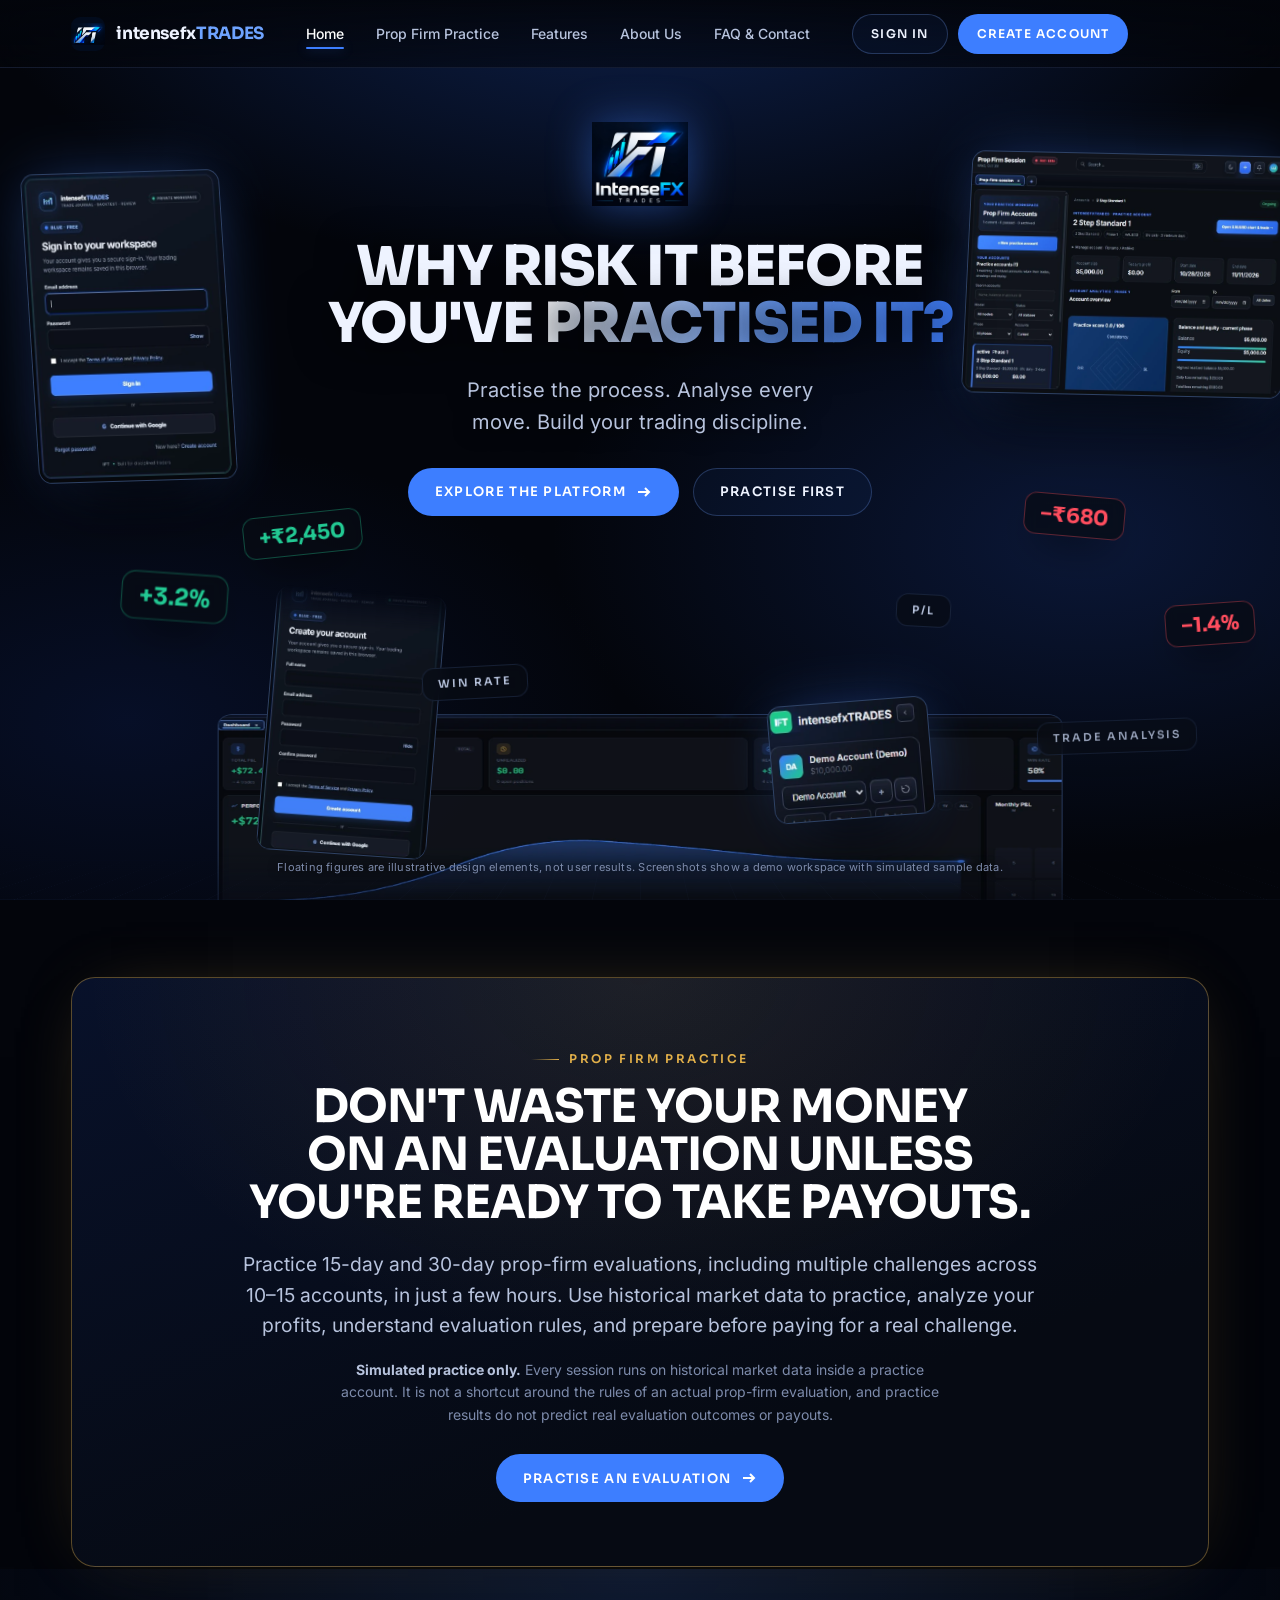
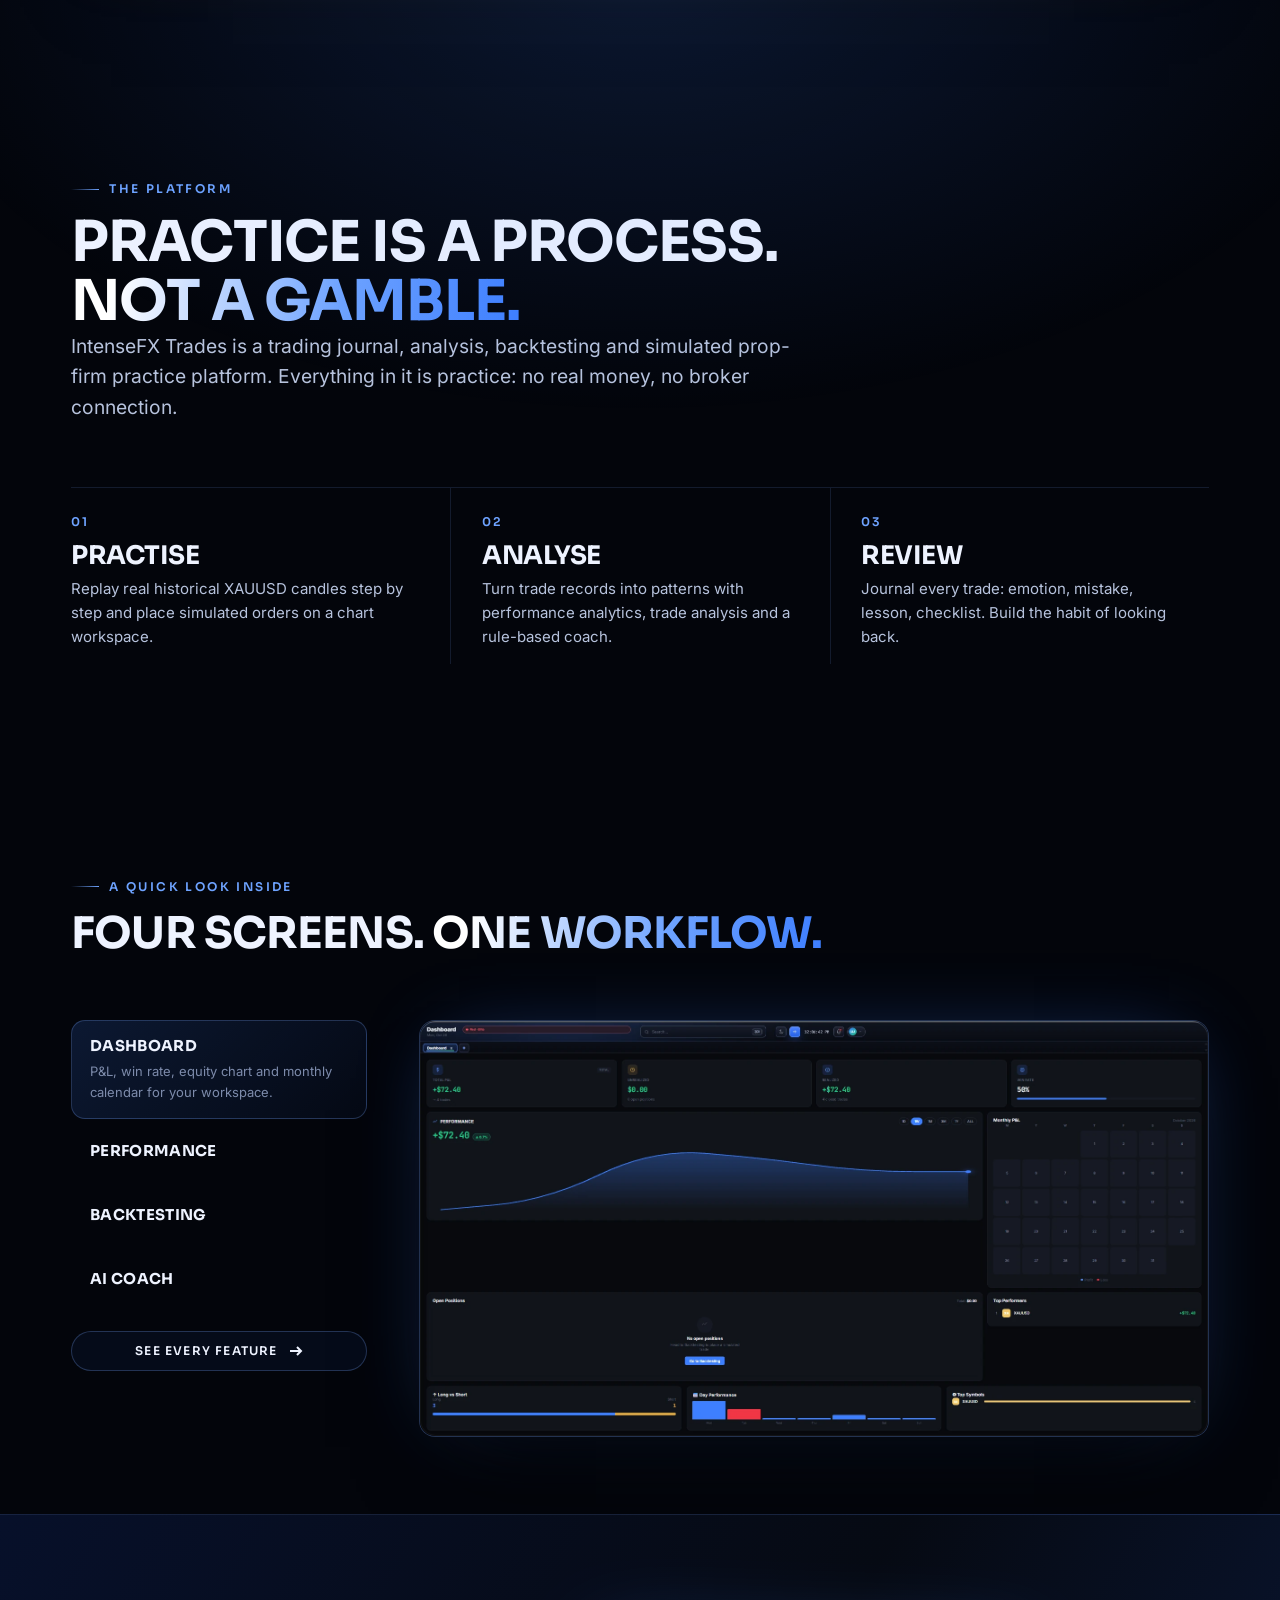
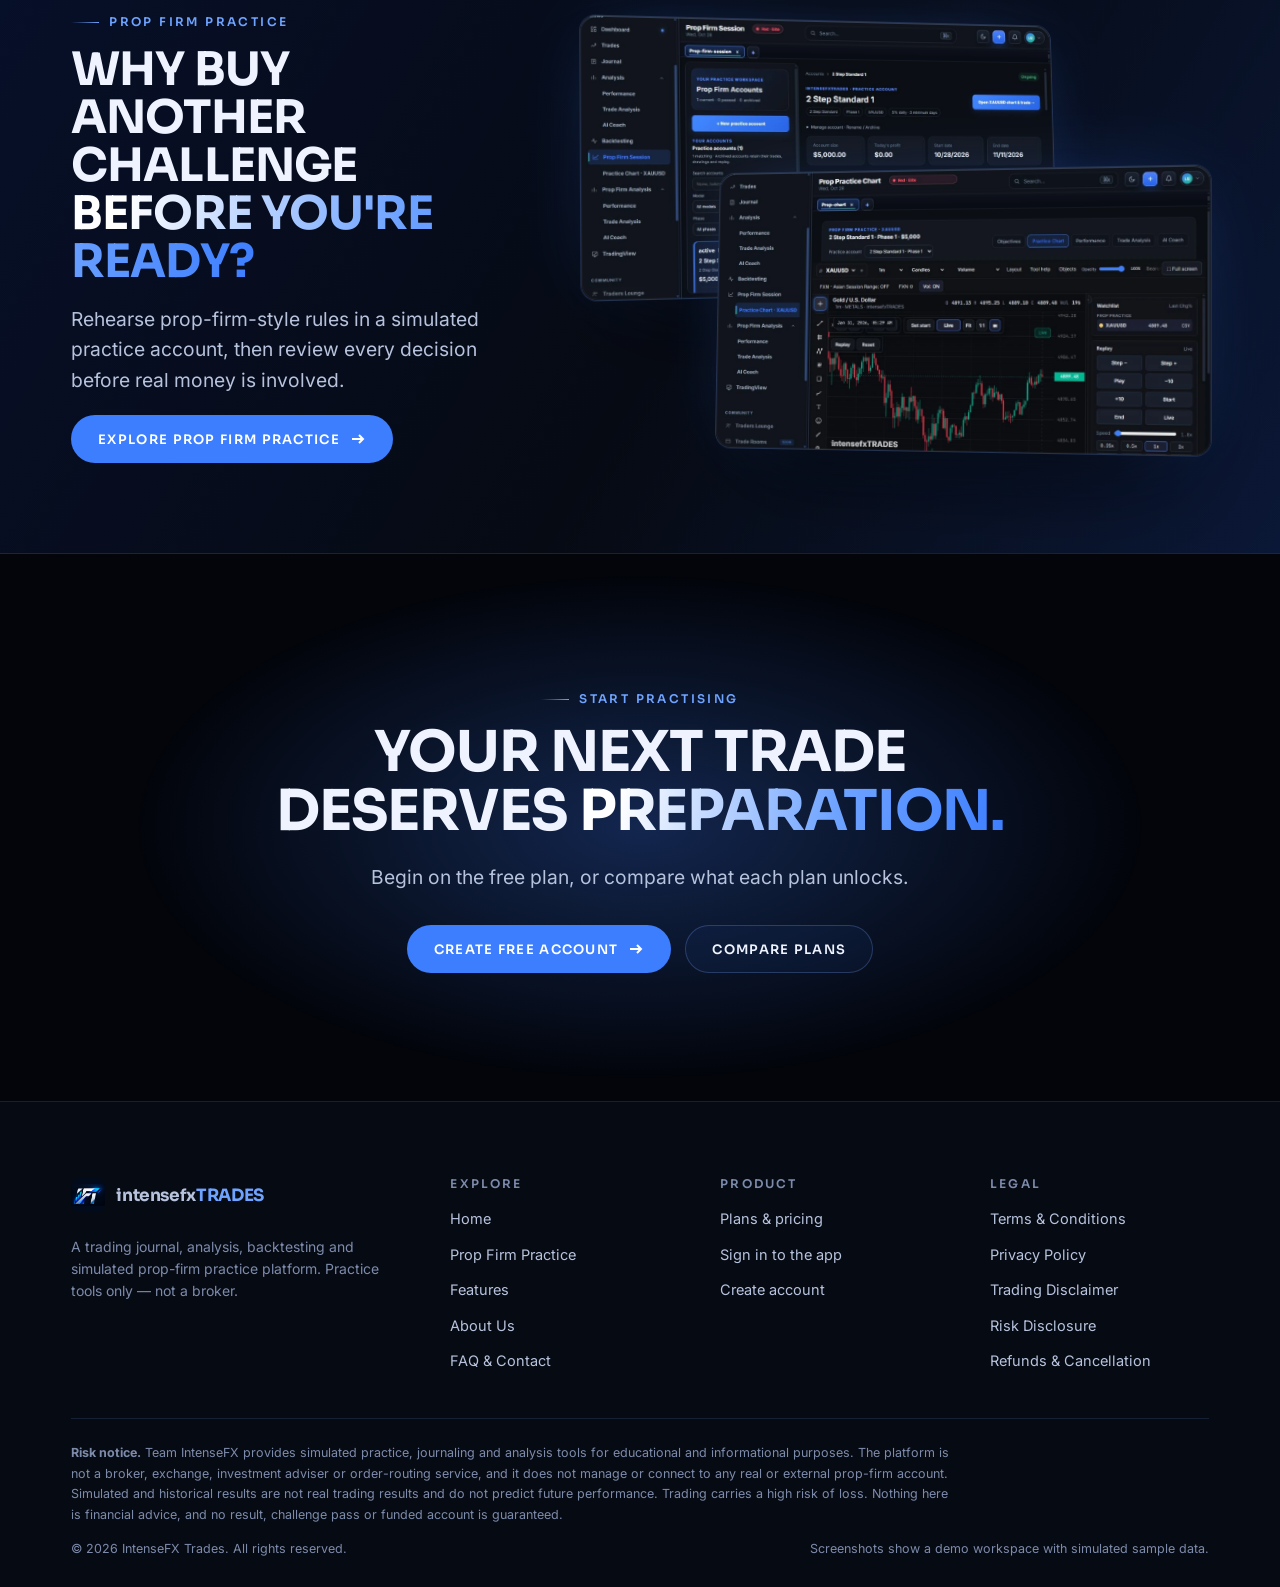
<file: frontend/marketing/index.html>
<!doctype html>
<html lang="en" class="js-off">
<head>
<meta charset="utf-8">
<meta name="viewport" content="width=device-width,initial-scale=1,viewport-fit=cover">
<title>IntenseFX Trades — Practise first. Analyse every move.</title>
<meta name="description" content="Trading journal, analysis, backtesting and simulated prop-firm practice. Practise the process, analyse every move, build discipline.">
<meta name="theme-color" content="#03050b">
<meta property="og:title" content="IntenseFX Trades — Practise first. Analyse every move."><meta property="og:description" content="Trading journal, analysis, backtesting and simulated prop-firm practice. Practise the process, analyse every move, build discipline."><meta property="og:type" content="website">
<meta property="og:url" content="https://intensefxtrades.in/"><meta property="og:site_name" content="IntenseFX Trades">
<meta property="og:image" content="https://intensefxtrades.in/assets/img/brand/logo-full.png"><meta property="og:image:secure_url" content="https://intensefxtrades.in/assets/img/brand/logo-full.png"><meta property="og:image:type" content="image/png"><meta property="og:image:width" content="800"><meta property="og:image:height" content="698"><meta property="og:image:alt" content="IntenseFX Trades logo">
<meta name="twitter:card" content="summary_large_image"><meta name="twitter:title" content="IntenseFX Trades — Practise first. Analyse every move."><meta name="twitter:description" content="Trading journal, analysis, backtesting and simulated prop-firm practice."><meta name="twitter:image" content="https://intensefxtrades.in/assets/img/brand/logo-full.png">
<link rel="canonical" href="https://intensefxtrades.in/">

<link rel="icon" type="image/png" sizes="32x32" href="assets/img/brand/favicon-32.png">
<link rel="apple-touch-icon" sizes="180x180" href="assets/img/brand/favicon-180.png">
<link rel="preload" href="assets/fonts/sora-latin-wght-normal.woff2" as="font" type="font/woff2" crossorigin>
<link rel="preload" href="assets/fonts/inter-latin-wght-normal.woff2" as="font" type="font/woff2" crossorigin>
<link rel="stylesheet" href="assets/css/site.css?v=da885454">
</head>
<body>
<a class="skip" href="#main">Skip to content</a>
<header class="nav"><div class="wrap"><a class="brand" href="index.html" aria-label="IntenseFX Trades — home"><img class="brand-logo" src="assets/img/brand/logo-icon.png" alt="IntenseFX Trades" width="34" height="34"><span class="brand-word">intensefx<b>TRADES</b></span></a><button class="nav-toggle" type="button" aria-expanded="false" aria-controls="nav-panel" aria-label="Open menu"><span></span><span></span><span></span></button><div class="nav-panel" id="nav-panel"><nav aria-label="Primary"><ul class="nav-links"><li><a href="index.html" aria-current="page">Home</a></li><li><a href="prop-firm-practice.html">Prop Firm Practice</a></li><li><a href="features.html">Features</a></li><li><a href="about.html">About Us</a></li><li><a href="faq-contact.html">FAQ &amp; Contact</a></li></ul></nav><div class="nav-actions"><a class="btn btn-ghost btn-sm" href="../#login" rel="noopener">Sign In</a><a class="btn btn-sm" href="../#signup" rel="noopener">Create Account</a></div></div></div></header>
<main id="main" class="has-hero">
<!-- HOME: lightweight 3D hero + three short sections -->
<section class="hero" aria-labelledby="hero-title">
  <div class="hero-grid" aria-hidden="true"></div>
  <canvas id="spark" aria-hidden="true"></canvas>

  <!-- Decorative 3D scene. Panels are real application screenshots; P/L figures are illustrative only. -->
  <div class="hero-stage" data-parallax aria-hidden="true">
    <div class="layer l-dash"><div class="float" style="--dur:11s"><div class="panel fade-bottom"><img src="assets/img/home/hero-dashboard.webp" width="1376" height="480" alt="Dashboard of a demo workspace showing profit and loss and an equity chart" loading="eager" decoding="async" fetchpriority="high"></div></div></div>

    <div class="layer l-login"><div class="float" style="--dur:9s"><div class="panel"><img src="assets/img/home/hero-login.webp" width="485" height="695" alt="IntenseFX Trades sign-in card" loading="eager" decoding="async" fetchpriority="high"></div></div></div>
    <div class="layer l-prop"><div class="float" style="--dur:10s;--delay:-3s"><div class="panel"><img src="assets/img/home/hero-prop-overview.webp" width="1025" height="720" alt="Prop Firm Session practice account overview" loading="eager" decoding="async" fetchpriority="high"></div></div></div>
    <div class="layer l-reg"><div class="float" style="--dur:8s;--delay:-2s"><div class="panel fade-top"><img src="assets/img/home/hero-account-creation.webp" width="485" height="720" alt="Create account form" loading="lazy" decoding="async"></div></div></div>
    <div class="layer l-sel"><div class="float" style="--dur:7.5s;--delay:-5s"><div class="panel"><img src="assets/img/home/hero-account-selection.webp" width="222" height="156" alt="Demo account selector" loading="lazy" decoding="async"></div></div></div>

    <div class="layer pl-wrap" style="left:19%;top:57%;--d0:30"><div class="float" style="--dur:6s"><span class="pl pos" style="--rot:-6deg">+₹2,450</span></div></div>
    <div class="layer pl-wrap" style="right:20%;top:55%;--d0:24"><div class="float" style="--dur:7s;--delay:-2s"><span class="pl neg" style="--rot:5deg">−₹680</span></div></div>
    <div class="layer pl-wrap" style="left:10%;top:64%;--d0:38"><div class="float" style="--dur:8s;--delay:-1s"><span class="pl pos" style="--rot:4deg;--s:1.15">+3.2%</span></div></div>
    <div class="layer pl-wrap" style="right:9%;top:67%;--d0:34"><div class="float" style="--dur:6.5s;--delay:-4s"><span class="pl neg" style="--rot:-4deg">−1.4%</span></div></div>
    <div class="layer pl-wrap" style="left:33%;top:74%;--d0:18"><div class="float" style="--dur:9s"><span class="pl lab" style="--rot:-3deg">WIN RATE</span></div></div>
    <div class="layer pl-wrap" style="right:30%;top:66%;--d0:14"><div class="float" style="--dur:10s;--delay:-6s"><span class="pl lab" style="--rot:3deg">P/L</span></div></div>
    <div class="layer pl-wrap" style="right:19%;top:80%;--d0:12"><div class="float" style="--dur:11s;--delay:-3s"><span class="pl lab" style="--rot:-2deg;opacity:.8">TRADE ANALYSIS</span></div></div>
  </div>

  <div class="hero-copy">
    <span class="logo-stage"><span class="logo-lockup"><img src="assets/img/brand/logo-full.png" alt="IntenseFX Trades" width="800" height="698"></span></span>
    <h1 id="hero-title">Why risk it before you've <em>practised it?</em></h1>
    <p class="sub">Practise the process. Analyse every move. Build your trading discipline.</p>
    <div class="cta-row">
      <a class="btn" href="features.html">Explore the platform <svg viewBox="0 0 16 16" fill="none" stroke="currentColor" stroke-width="2" aria-hidden="true"><path d="M2 8h11M9 4l4 4-4 4"/></svg></a>
      <a class="btn btn-ghost" href="prop-firm-practice.html">Practise first</a>
    </div>
  </div>
  <p class="hero-note">Floating figures are illustrative design elements, not user results. Screenshots show a demo workspace with simulated sample data.</p>
</section>

<!-- PROP-FIRM PRACTICE CALLOUT (added): sits directly under the hero; the original hero headline above is unchanged. -->
<section class="sec-tight practice-callout" id="prop-practice" aria-labelledby="warn-t">
  <div class="wrap">
    <div class="pc-box rv">
      <p class="eyebrow">Prop firm practice</p>
      <h2 class="tag pc-title" id="warn-t">Don't Waste Your Money on an Evaluation Unless You're Ready to Take Payouts.</h2>
      <p class="lede pc-lede">Practice 15-day and 30-day prop-firm evaluations, including multiple challenges across 10–15 accounts, in just a few hours. Use historical market data to practice, analyze your profits, understand evaluation rules, and prepare before paying for a real challenge.</p>
      <p class="pc-note"><strong>Simulated practice only.</strong> Every session runs on historical market data inside a practice account. It is not a shortcut around the rules of an actual prop-firm evaluation, and practice results do not predict real evaluation outcomes or payouts.</p>
      <div class="cta-row"><a class="btn" href="prop-firm-practice.html">Practise an evaluation <svg viewBox="0 0 16 16" fill="none" stroke="currentColor" stroke-width="2" aria-hidden="true"><path d="M2 8h11M9 4l4 4-4 4"/></svg></a></div>
    </div>
  </div>
</section>

<section class="sec glow-bg" aria-labelledby="intro-t">
  <div class="wrap">
    <div class="sec-head">
      <p class="eyebrow rv">The platform</p>
      <h2 class="tag rv" id="intro-t">Practice is a process. <em>Not a gamble.</em></h2>
      <p class="lede rv">IntenseFX Trades is a trading journal, analysis, backtesting and simulated prop-firm practice platform. Everything in it is practice: no real money, no broker connection.</p>
    </div>
    <div class="trio">
      <div class="rv"><div class="n">01</div><h3>Practise</h3><p>Replay real historical XAUUSD candles step by step and place simulated orders on a chart workspace.</p></div>
      <div class="rv" style="--d:.1s"><div class="n">02</div><h3>Analyse</h3><p>Turn trade records into patterns with performance analytics, trade analysis and a rule-based coach.</p></div>
      <div class="rv" style="--d:.2s"><div class="n">03</div><h3>Review</h3><p>Journal every trade: emotion, mistake, lesson, checklist. Build the habit of looking back.</p></div>
    </div>
  </div>
</section>

<section class="sec-tight" aria-labelledby="prev-t">
  <div class="wrap">
    <div class="sec-head"><p class="eyebrow rv">A quick look inside</p><h2 class="tag rv" id="prev-t" style="font-size:clamp(26px,3.4vw,44px)">Four screens. <em>One workflow.</em></h2></div>
    <div class="tabs rv" data-tabs>
      <div class="tablist" role="tablist" aria-label="Feature preview" aria-orientation="vertical">
        <button class="tab" role="tab" id="t-dash" aria-controls="p-dash" aria-selected="true"><strong>Dashboard</strong><span>P&amp;L, win rate, equity chart and monthly calendar for your workspace.</span></button>
        <button class="tab" role="tab" id="t-perf" aria-controls="p-perf" aria-selected="false" tabindex="-1"><strong>Performance</strong><span>Profit factor, expectancy, drawdown and breakdowns by session, symbol and strategy.</span></button>
        <button class="tab" role="tab" id="t-bt" aria-controls="p-bt" aria-selected="false" tabindex="-1"><strong>Backtesting</strong><span>Replay XAUUSD history with drawing tools and simulated orders.</span></button>
        <button class="tab" role="tab" id="t-coach" aria-controls="p-coach" aria-selected="false" tabindex="-1"><strong>AI Coach</strong><span>A rule-based review of your trading record, calculated locally.</span></button>
        <a class="btn btn-ghost btn-sm" style="margin-top:14px" href="features.html">See every feature <svg viewBox="0 0 16 16" fill="none" stroke="currentColor" stroke-width="2" aria-hidden="true"><path d="M2 8h11M9 4l4 4-4 4"/></svg></a>
      </div>
      <div class="tabpanels">
        <div role="tabpanel" id="p-dash" aria-labelledby="t-dash" class="shot" data-tilt><button type="button" class="zoom" aria-label="Enlarge screenshot: Dashboard"><img src="assets/img/features/dashboard.webp" width="1753" height="924" alt="Dashboard with total, unrealised and realised P&amp;L, win rate and an equity chart (demo workspace)" loading="eager" decoding="async" fetchpriority="high"><span class="zoom-hint" aria-hidden="true">Enlarge ⤢</span></button></div>
        <div role="tabpanel" id="p-perf" aria-labelledby="t-perf" class="shot" hidden><button type="button" class="zoom" aria-label="Enlarge screenshot: Performance analytics"><img src="assets/img/features/performance.webp" width="1794" height="782" alt="Performance analytics with net profit, win rate, profit factor and equity curve (demo workspace)" loading="lazy" decoding="async"><span class="zoom-hint" aria-hidden="true">Enlarge ⤢</span></button></div>
        <div role="tabpanel" id="p-bt" aria-labelledby="t-bt" class="shot" hidden><button type="button" class="zoom" aria-label="Enlarge screenshot: Backtesting"><img src="assets/img/features/backtesting.webp" width="1732" height="853" alt="Backtesting workspace replaying XAUUSD candles with position boxes" loading="lazy" decoding="async"><span class="zoom-hint" aria-hidden="true">Enlarge ⤢</span></button></div>
        <div role="tabpanel" id="p-coach" aria-labelledby="t-coach" class="shot" hidden><button type="button" class="zoom" aria-label="Enlarge screenshot: AI Coach"><img src="assets/img/features/ai-coach.webp" width="1730" height="735" alt="AI Coach scores and insights (demo workspace)" loading="lazy" decoding="async"><span class="zoom-hint" aria-hidden="true">Enlarge ⤢</span></button></div>
      </div>
    </div>
  </div>
</section>

<section class="band" aria-labelledby="prop-t">
  <div class="wrap">
    <div class="split">
      <div class="copy">
        <p class="eyebrow rv">Prop Firm Practice</p>
        <h2 class="tag rv" id="prop-t" style="font-size:clamp(26px,3.6vw,48px)">Why buy another challenge <em>before you're ready?</em></h2>
        <p class="lede rv">Rehearse prop-firm-style rules in a simulated practice account, then review every decision before real money is involved.</p>
        <div class="cta-row rv"><a class="btn" href="prop-firm-practice.html">Explore Prop Firm Practice <svg viewBox="0 0 16 16" fill="none" stroke="currentColor" stroke-width="2" aria-hidden="true"><path d="M2 8h11M9 4l4 4-4 4"/></svg></a></div>
      </div>
      <div class="stack-art rv" aria-hidden="false">
        <div class="shot"><img src="assets/img/prop/prop-overview.webp" width="1280" height="720" alt="Prop Firm Session practice account overview" loading="lazy" decoding="async"></div>
        <div class="shot"><img src="assets/img/prop/prop-chart.webp" width="1280" height="720" alt="Prop Practice Chart for XAUUSD with replay controls" loading="lazy" decoding="async"></div>
      </div>
    </div>
  </div>
</section>

<section class="sec final" aria-labelledby="fin-t">
  <div class="wrap">
    <p class="eyebrow rv">Start practising</p>
    <h2 class="tag rv" id="fin-t">Your next trade deserves <em>preparation.</em></h2>
    <p class="lede rv">Begin on the free plan, or compare what each plan unlocks.</p>
    <div class="cta-row rv"><a class="btn" href="../" rel="noopener">Create free account <svg viewBox="0 0 16 16" fill="none" stroke="currentColor" stroke-width="2" aria-hidden="true"><path d="M2 8h11M9 4l4 4-4 4"/></svg></a><a class="btn btn-ghost" href="features.html#pricing">Compare plans</a></div>
  </div>
</section>

</main>
<footer class="footer"><div class="wrap">
<div class="foot-grid">
<div><a class="brand" href="index.html" aria-label="IntenseFX Trades — home"><img class="brand-logo" src="assets/img/brand/logo-icon.png" alt="IntenseFX Trades" width="34" height="34"><span class="brand-word">intensefx<b>TRADES</b></span></a><p class="foot-about">A trading journal, analysis, backtesting and simulated prop-firm practice platform. Practice tools only — not a broker.</p></div>
<div><h4>Explore</h4><ul><li><a href="index.html">Home</a></li><li><a href="prop-firm-practice.html">Prop Firm Practice</a></li><li><a href="features.html">Features</a></li><li><a href="about.html">About Us</a></li><li><a href="faq-contact.html">FAQ &amp; Contact</a></li></ul></div>
<div><h4>Product</h4><ul><li><a href="features.html#pricing">Plans &amp; pricing</a></li><li><a href="../">Sign in to the app</a></li><li><a href="../">Create account</a></li></ul></div>
<div><h4>Legal</h4><ul><li><a href="legal.html#terms">Terms &amp; Conditions</a></li><li><a href="legal.html#privacy">Privacy Policy</a></li><li><a href="legal.html#disclaimer">Trading Disclaimer</a></li><li><a href="legal.html#risk">Risk Disclosure</a></li><li><a href="legal.html#refunds">Refunds &amp; Cancellation</a></li></ul></div>
</div>
<div class="foot-risk"><p><strong>Risk notice.</strong> Team IntenseFX provides simulated practice, journaling and analysis tools for educational and informational purposes. The platform is not a broker, exchange, investment adviser or order-routing service, and it does not manage or connect to any real or external prop-firm account. Simulated and historical results are not real trading results and do not predict future performance. Trading carries a high risk of loss. Nothing here is financial advice, and no result, challenge pass or funded account is guaranteed.</p></div>
<div class="foot-bottom"><span>© 2026 IntenseFX Trades. All rights reserved.</span><span>Screenshots show a demo workspace with simulated sample data.</span></div>
</div></footer>
<script src="assets/js/site.js?v=a6c6d876" defer></script>
</body>
</html>
</file>
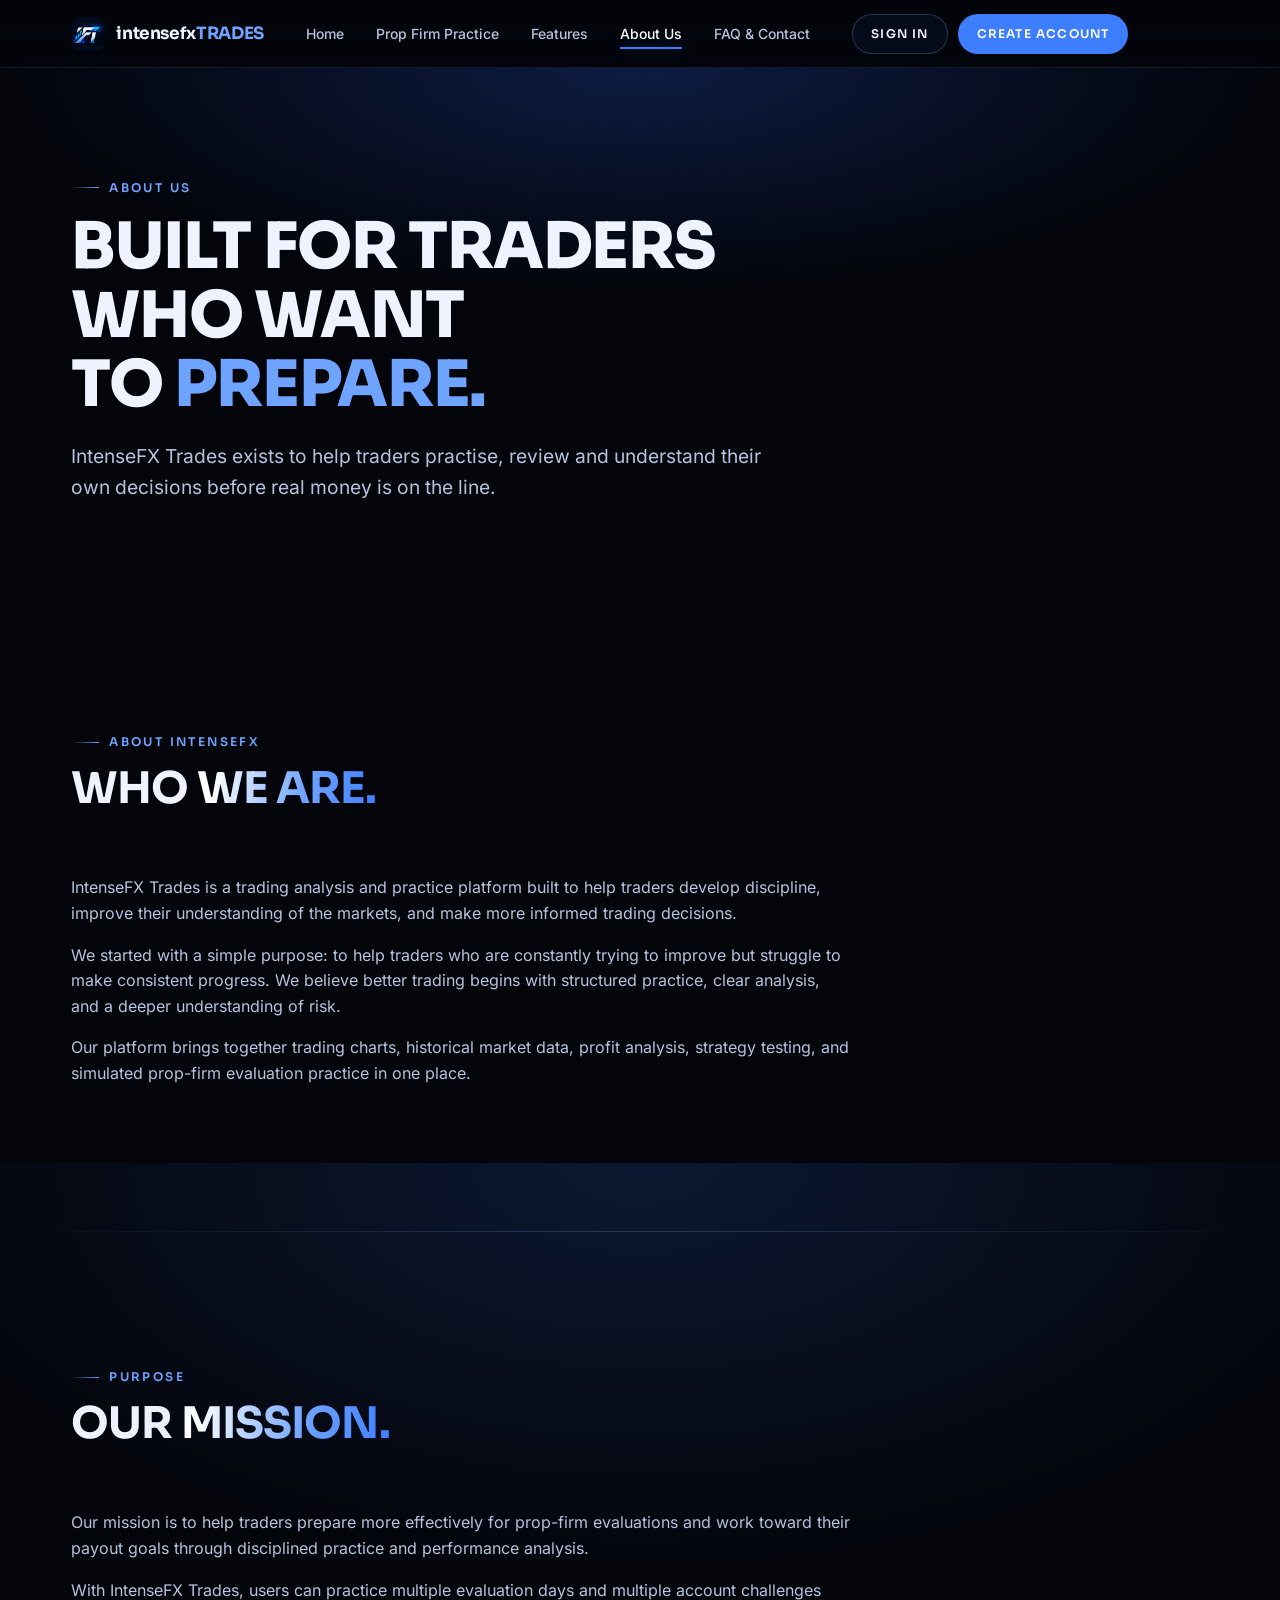
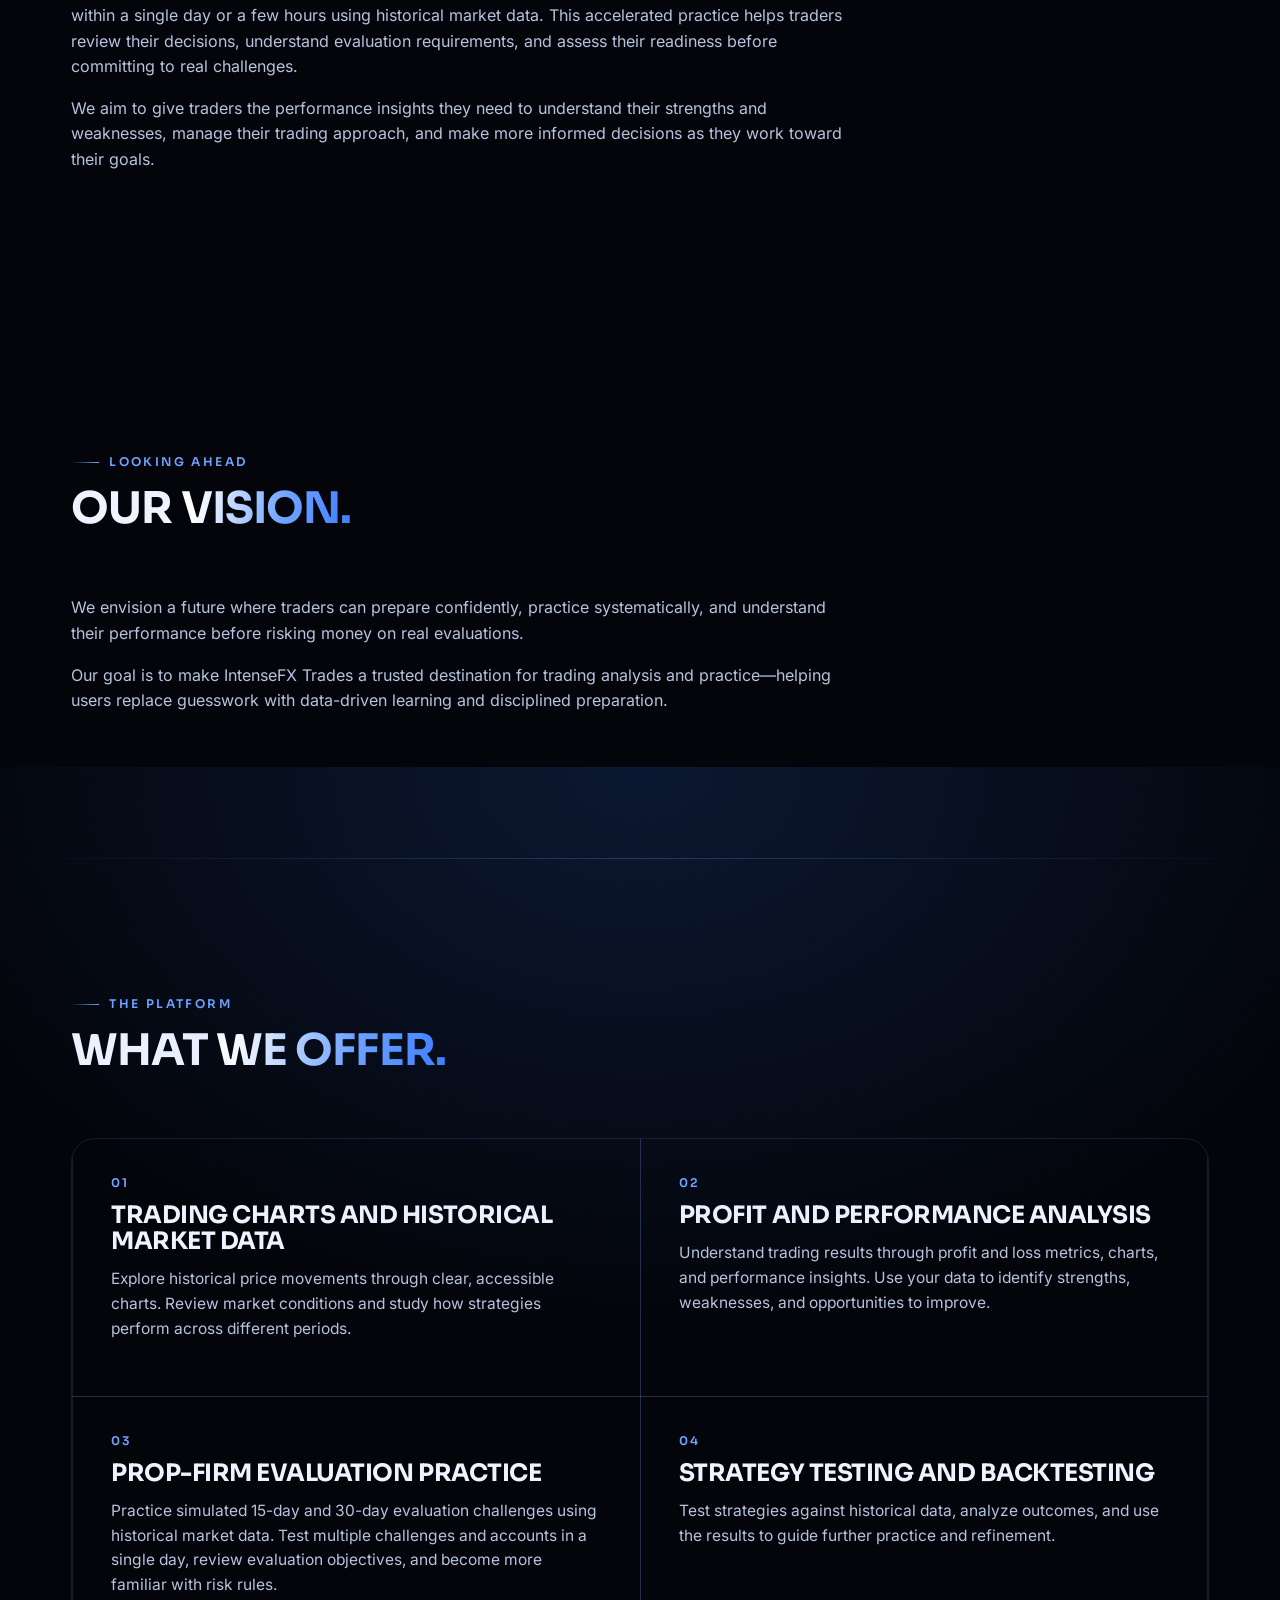
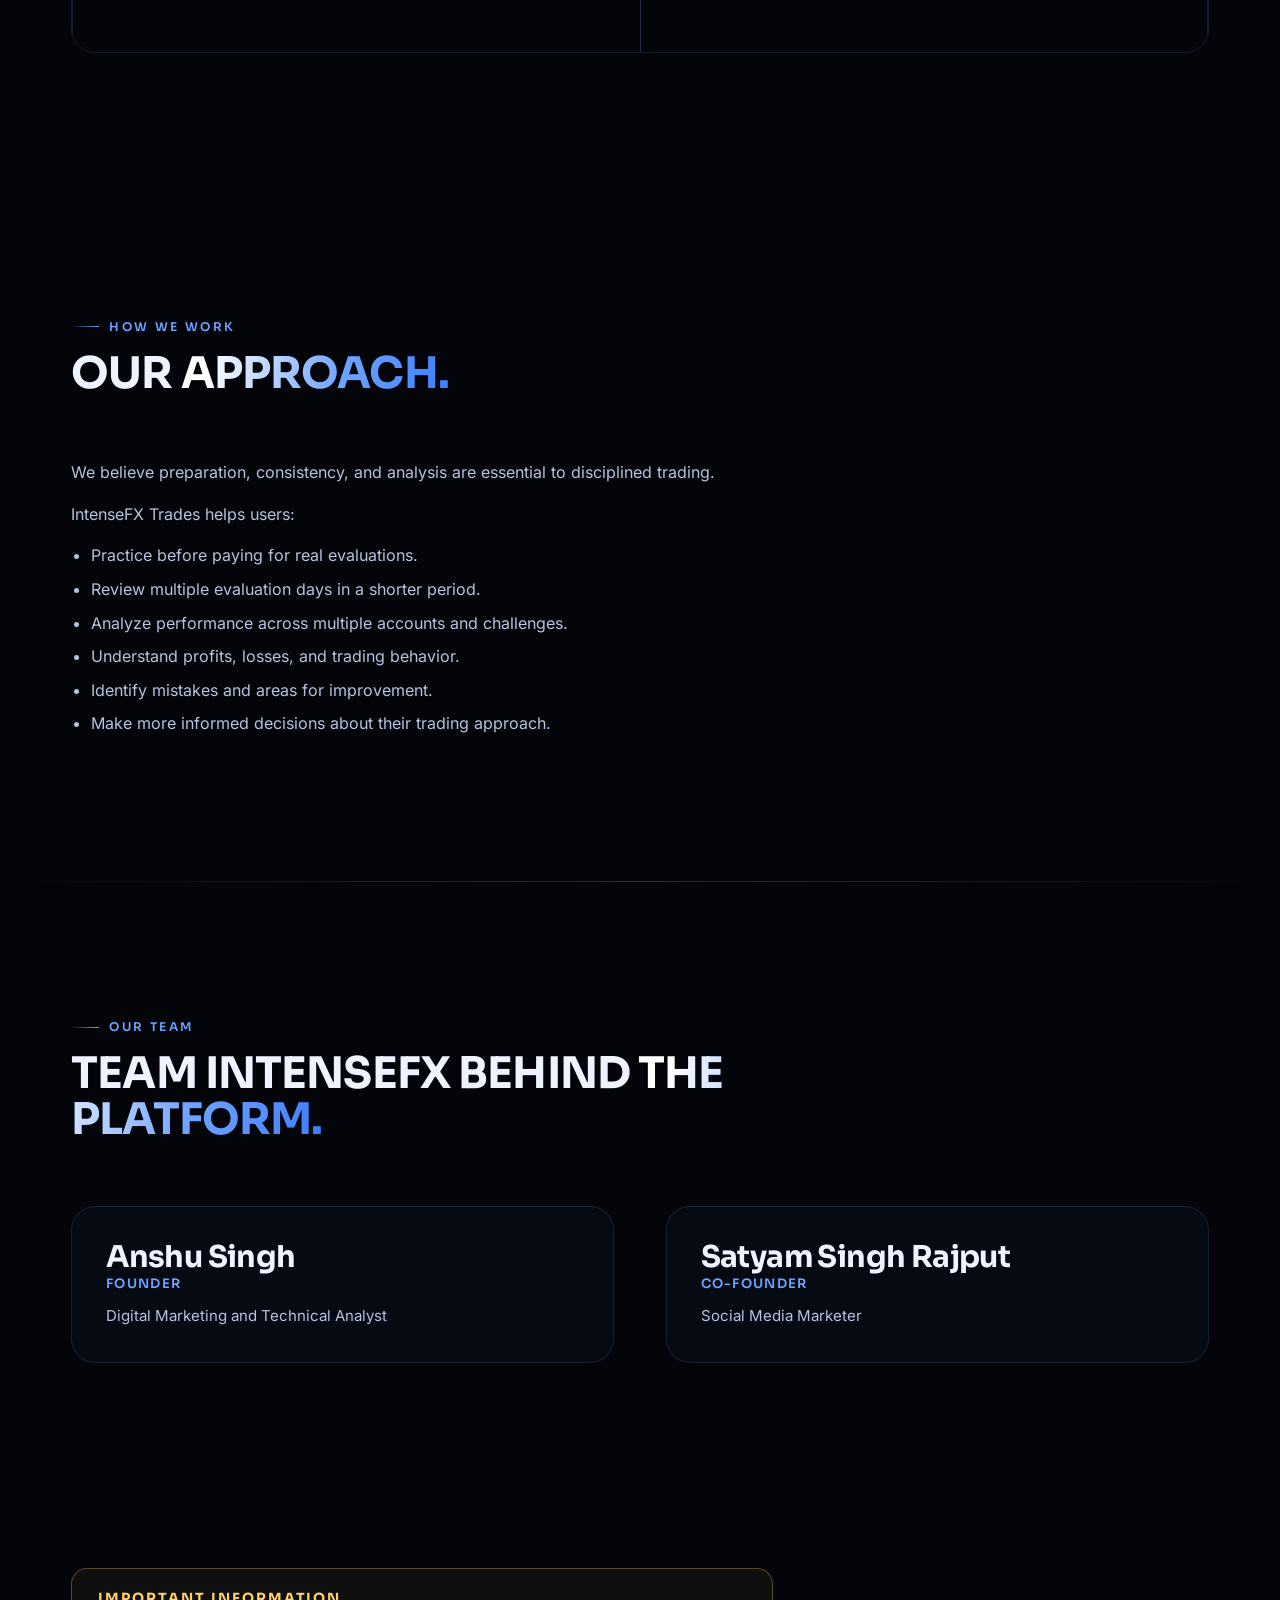
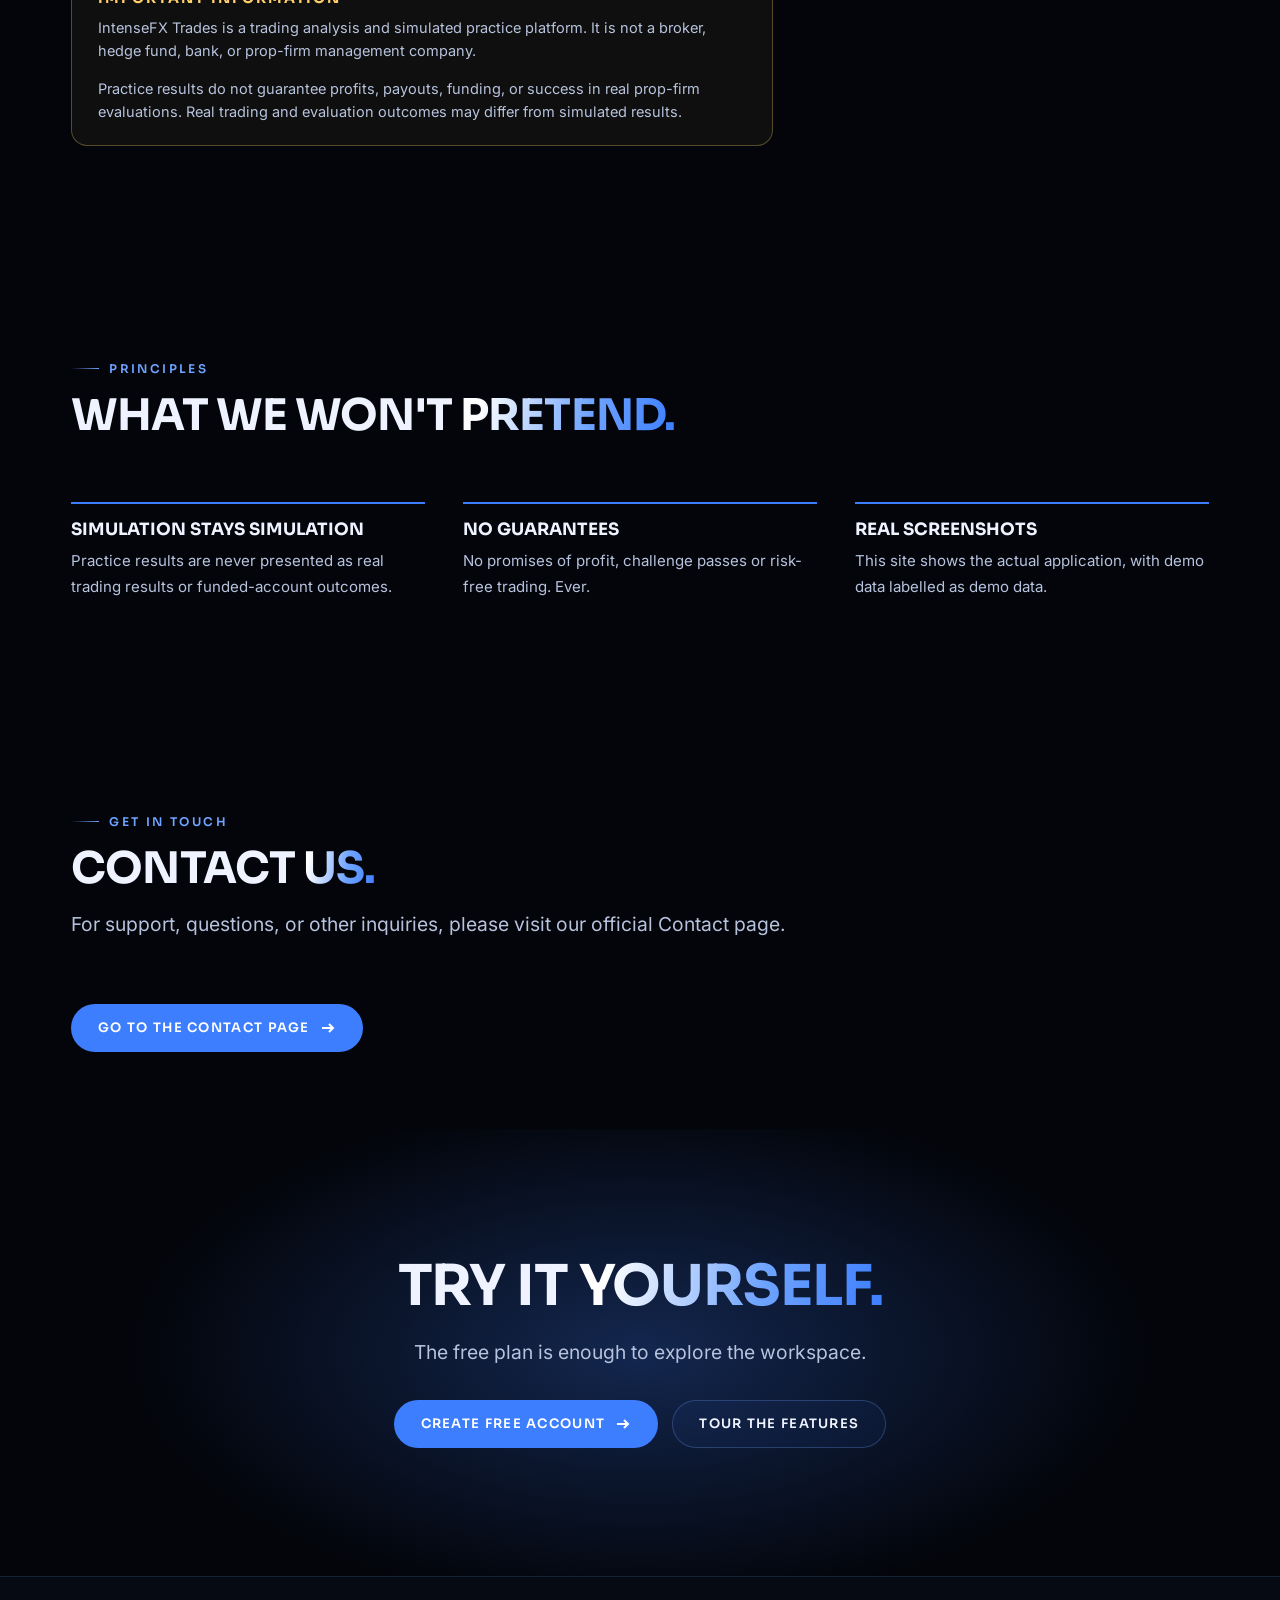
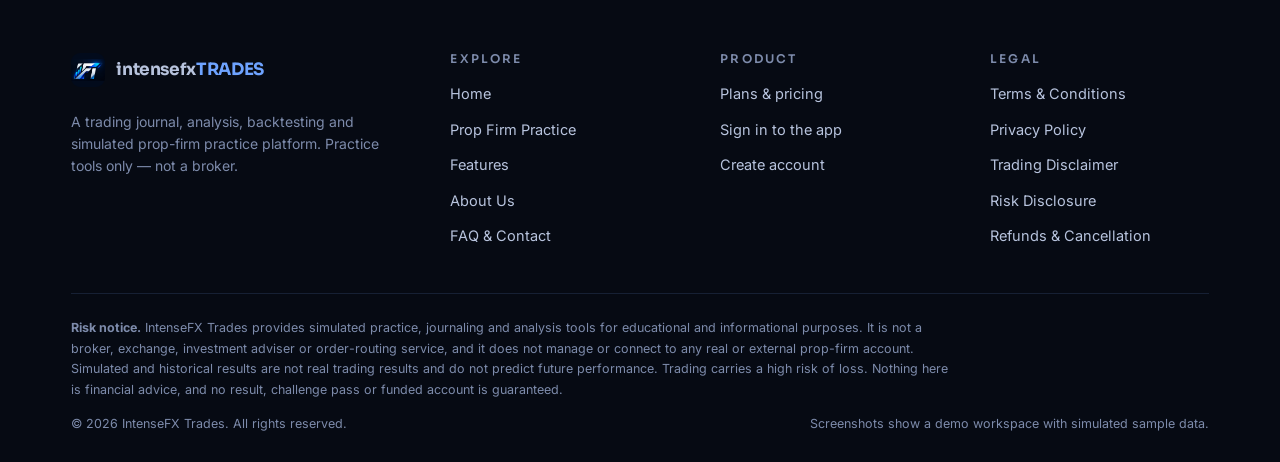
<file: frontend/marketing/about.html>
<!doctype html>
<html lang="en" class="js-off">
<head>
<meta charset="utf-8">
<meta name="viewport" content="width=device-width,initial-scale=1,viewport-fit=cover">
<title>About — IntenseFX Trades</title>
<meta name="description" content="The people and principles behind IntenseFX Trades.">
<meta name="theme-color" content="#03050b">
<meta property="og:title" content="About — IntenseFX Trades"><meta property="og:description" content="The people and principles behind IntenseFX Trades."><meta property="og:type" content="website">

<link rel="icon" type="image/png" sizes="32x32" href="assets/img/brand/favicon-32.png">
<link rel="apple-touch-icon" sizes="180x180" href="assets/img/brand/favicon-180.png">
<link rel="preload" href="assets/fonts/sora-latin-wght-normal.woff2" as="font" type="font/woff2" crossorigin>
<link rel="preload" href="assets/fonts/inter-latin-wght-normal.woff2" as="font" type="font/woff2" crossorigin>
<link rel="stylesheet" href="assets/css/site.css?v=da885454">
</head>
<body>
<a class="skip" href="#main">Skip to content</a>
<header class="nav"><div class="wrap"><a class="brand" href="index.html" aria-label="IntenseFX Trades — home"><img class="brand-logo" src="assets/img/brand/logo-icon.png" alt="IntenseFX Trades" width="34" height="34"><span class="brand-word">intensefx<b>TRADES</b></span></a><button class="nav-toggle" type="button" aria-expanded="false" aria-controls="nav-panel" aria-label="Open menu"><span></span><span></span><span></span></button><div class="nav-panel" id="nav-panel"><nav aria-label="Primary"><ul class="nav-links"><li><a href="index.html">Home</a></li><li><a href="prop-firm-practice.html">Prop Firm Practice</a></li><li><a href="features.html">Features</a></li><li><a href="about.html" aria-current="page">About Us</a></li><li><a href="faq-contact.html">FAQ &amp; Contact</a></li></ul></nav><div class="nav-actions"><a class="btn btn-ghost btn-sm" href="../#login" rel="noopener">Sign In</a><a class="btn btn-sm" href="../#signup" rel="noopener">Create Account</a></div></div></div></header>
<main id="main">
<!-- ABOUT -->
<section class="phero" aria-labelledby="h1">
  <div class="wrap">
    <p class="eyebrow">About us</p>
    <h1 id="h1">Built for traders who want to <em style="font-style:normal;color:var(--blue-2)">prepare.</em></h1>
    <p class="lede">IntenseFX Trades exists to help traders practise, review and understand their own decisions before real money is on the line.</p>
  </div>
</section>

<section class="sec" aria-labelledby="who-h">
  <div class="wrap">
    <div class="sec-head"><p class="eyebrow">About IntenseFX</p><h2 class="tag" id="who-h" style="font-size:clamp(26px,3.4vw,46px)">Who <em>we are.</em></h2></div>
    <div class="prose rv">
      <p>IntenseFX Trades is a trading analysis and practice platform built to help traders develop discipline, improve their understanding of the markets, and make more informed trading decisions.</p>
      <p>We started with a simple purpose: to help traders who are constantly trying to improve but struggle to make consistent progress. We believe better trading begins with structured practice, clear analysis, and a deeper understanding of risk.</p>
      <p>Our platform brings together trading charts, historical market data, profit analysis, strategy testing, and simulated prop-firm evaluation practice in one place.</p>
    </div>
  </div>
</section>

<hr class="divider">

<section class="sec glow-bg" aria-labelledby="mission-h">
  <div class="wrap">
    <div class="sec-head"><p class="eyebrow">Purpose</p><h2 class="tag" id="mission-h" style="font-size:clamp(26px,3.4vw,46px)">Our <em>mission.</em></h2></div>
    <div class="prose rv">
      <p>Our mission is to help traders prepare more effectively for prop-firm evaluations and work toward their payout goals through disciplined practice and performance analysis.</p>
      <p>With IntenseFX Trades, users can practice multiple evaluation days and multiple account challenges within a single day or a few hours using historical market data. This accelerated practice helps traders review their decisions, understand evaluation requirements, and assess their readiness before committing to real challenges.</p>
      <p>We aim to give traders the performance insights they need to understand their strengths and weaknesses, manage their trading approach, and make more informed decisions as they work toward their goals.</p>
    </div>
  </div>
</section>

<section class="sec" aria-labelledby="vision-h">
  <div class="wrap">
    <div class="sec-head"><p class="eyebrow">Looking ahead</p><h2 class="tag" id="vision-h" style="font-size:clamp(26px,3.4vw,46px)">Our <em>vision.</em></h2></div>
    <div class="prose rv">
      <p>We envision a future where traders can prepare confidently, practice systematically, and understand their performance before risking money on real evaluations.</p>
      <p>Our goal is to make IntenseFX Trades a trusted destination for trading analysis and practice—helping users replace guesswork with data-driven learning and disciplined preparation.</p>
    </div>
  </div>
</section>

<hr class="divider">

<section class="sec glow-bg" aria-labelledby="offer-h">
  <div class="wrap">
    <div class="sec-head"><p class="eyebrow">The platform</p><h2 class="tag" id="offer-h" style="font-size:clamp(26px,3.4vw,46px)">What <em>we offer.</em></h2></div>
    <div class="story">
      <article class="rv"><span class="n">01</span><h3>Trading Charts and Historical Market Data</h3><p>Explore historical price movements through clear, accessible charts. Review market conditions and study how strategies perform across different periods.</p></article>
      <article class="rv" style="--d:0.08s"><span class="n">02</span><h3>Profit and Performance Analysis</h3><p>Understand trading results through profit and loss metrics, charts, and performance insights. Use your data to identify strengths, weaknesses, and opportunities to improve.</p></article>
      <article class="rv" style="--d:0.16s"><span class="n">03</span><h3>Prop-Firm Evaluation Practice</h3><p>Practice simulated 15-day and 30-day evaluation challenges using historical market data. Test multiple challenges and accounts in a single day, review evaluation objectives, and become more familiar with risk rules.</p></article>
      <article class="rv" style="--d:0.24s"><span class="n">04</span><h3>Strategy Testing and Backtesting</h3><p>Test strategies against historical data, analyze outcomes, and use the results to guide further practice and refinement.</p></article>
    </div>
  </div>
</section>

<section class="sec" aria-labelledby="approach-h">
  <div class="wrap">
    <div class="sec-head"><p class="eyebrow">How we work</p><h2 class="tag" id="approach-h" style="font-size:clamp(26px,3.4vw,46px)">Our <em>approach.</em></h2></div>
    <div class="prose rv">
      <p>We believe preparation, consistency, and analysis are essential to disciplined trading.</p>
      <p>IntenseFX Trades helps users:</p>
      <ul><li>Practice before paying for real evaluations.</li><li>Review multiple evaluation days in a shorter period.</li><li>Analyze performance across multiple accounts and challenges.</li><li>Understand profits, losses, and trading behavior.</li><li>Identify mistakes and areas for improvement.</li><li>Make more informed decisions about their trading approach.</li></ul>
    </div>
  </div>
</section>

<hr class="divider">

<section class="sec" aria-labelledby="team-h">
  <div class="wrap">
    <div class="sec-head"><p class="eyebrow">Our team</p><h2 class="tag" id="team-h" style="font-size:clamp(26px,3.4vw,46px)">Team IntenseFX behind <em>the platform.</em></h2></div>
    <div class="people">
      <article class="person rv" style="padding:clamp(22px,3vw,34px);border:1px solid var(--line);border-radius:var(--r-3);background:var(--bg-1)">
        <h3 style="margin-top:0">Anshu Singh</h3>
        <div class="role">Founder</div>
        <p style="margin:0;color:var(--ink-2);font-size:15px">Digital Marketing and Technical Analyst</p>
      </article>
      <article class="person rv" style="padding:clamp(22px,3vw,34px);border:1px solid var(--line);border-radius:var(--r-3);background:var(--bg-1)">
        <h3 style="margin-top:0">Satyam Singh Rajput</h3>
        <div class="role">Co-founder</div>
        <p style="margin:0;color:var(--ink-2);font-size:15px">Social Media Marketer</p>
      </article>
    </div>
  </div>
</section>

<section class="sec-tight" aria-labelledby="imp-h">
  <div class="wrap">
    <div class="disclose rv" style="max-width:78ch"><h3 id="imp-h">Important information</h3>
      <p>IntenseFX Trades is a trading analysis and simulated practice platform. It is not a broker, hedge fund, bank, or prop-firm management company.</p>
      <p>Practice results do not guarantee profits, payouts, funding, or success in real prop-firm evaluations. Real trading and evaluation outcomes may differ from simulated results.</p>
    </div>
  </div>
</section>

<section class="sec" aria-labelledby="pr-h">
  <div class="wrap">
    <div class="sec-head"><p class="eyebrow">Principles</p><h2 class="tag" id="pr-h" style="font-size:clamp(26px,3.4vw,46px)">What we won't <em>pretend.</em></h2></div>
    <ul class="principles">
      <li class="rv"><b>Simulation stays simulation</b><span>Practice results are never presented as real trading results or funded-account outcomes.</span></li>
      <li class="rv" style="--d:.1s"><b>No guarantees</b><span>No promises of profit, challenge passes or risk-free trading. Ever.</span></li>
      <li class="rv" style="--d:.2s"><b>Real screenshots</b><span>This site shows the actual application, with demo data labelled as demo data.</span></li>
    </ul>
  </div>
</section>

<section class="sec-tight" aria-labelledby="ct-h">
  <div class="wrap">
    <div class="sec-head"><p class="eyebrow">Get in touch</p><h2 class="tag" id="ct-h" style="font-size:clamp(26px,3.4vw,46px)">Contact <em>us.</em></h2><p class="lede" style="margin-top:18px">For support, questions, or other inquiries, please visit our official Contact page.</p></div>
    <div class="cta-row"><a class="btn" href="faq-contact.html#contact">Go to the Contact page <svg viewBox="0 0 16 16" fill="none" stroke="currentColor" stroke-width="2" aria-hidden="true"><path d="M2 8h11M9 4l4 4-4 4"/></svg></a></div>
  </div>
</section>

<section class="sec final" aria-labelledby="fin-t">
  <div class="wrap">
    <h2 class="tag rv" id="fin-t">Try it <em>yourself.</em></h2>
    <p class="lede rv">The free plan is enough to explore the workspace.</p>
    <div class="cta-row rv"><a class="btn" href="../" rel="noopener">Create free account <svg viewBox="0 0 16 16" fill="none" stroke="currentColor" stroke-width="2" aria-hidden="true"><path d="M2 8h11M9 4l4 4-4 4"/></svg></a><a class="btn btn-ghost" href="features.html">Tour the features</a></div>
  </div>
</section>

</main>
<footer class="footer"><div class="wrap">
<div class="foot-grid">
<div><a class="brand" href="index.html" aria-label="IntenseFX Trades — home"><img class="brand-logo" src="assets/img/brand/logo-icon.png" alt="IntenseFX Trades" width="34" height="34"><span class="brand-word">intensefx<b>TRADES</b></span></a><p class="foot-about">A trading journal, analysis, backtesting and simulated prop-firm practice platform. Practice tools only — not a broker.</p></div>
<div><h4>Explore</h4><ul><li><a href="index.html">Home</a></li><li><a href="prop-firm-practice.html">Prop Firm Practice</a></li><li><a href="features.html">Features</a></li><li><a href="about.html">About Us</a></li><li><a href="faq-contact.html">FAQ &amp; Contact</a></li></ul></div>
<div><h4>Product</h4><ul><li><a href="features.html#pricing">Plans &amp; pricing</a></li><li><a href="../">Sign in to the app</a></li><li><a href="../">Create account</a></li></ul></div>
<div><h4>Legal</h4><ul><li><a href="legal.html#terms">Terms &amp; Conditions</a></li><li><a href="legal.html#privacy">Privacy Policy</a></li><li><a href="legal.html#disclaimer">Trading Disclaimer</a></li><li><a href="legal.html#risk">Risk Disclosure</a></li><li><a href="legal.html#refunds">Refunds &amp; Cancellation</a></li></ul></div>
</div>
<div class="foot-risk"><p><strong>Risk notice.</strong> IntenseFX Trades provides simulated practice, journaling and analysis tools for educational and informational purposes. It is not a broker, exchange, investment adviser or order-routing service, and it does not manage or connect to any real or external prop-firm account. Simulated and historical results are not real trading results and do not predict future performance. Trading carries a high risk of loss. Nothing here is financial advice, and no result, challenge pass or funded account is guaranteed.</p></div>
<div class="foot-bottom"><span>© 2026 IntenseFX Trades. All rights reserved.</span><span>Screenshots show a demo workspace with simulated sample data.</span></div>
</div></footer>
<script src="assets/js/site.js?v=a6c6d876" defer></script>
</body>
</html>
</file>
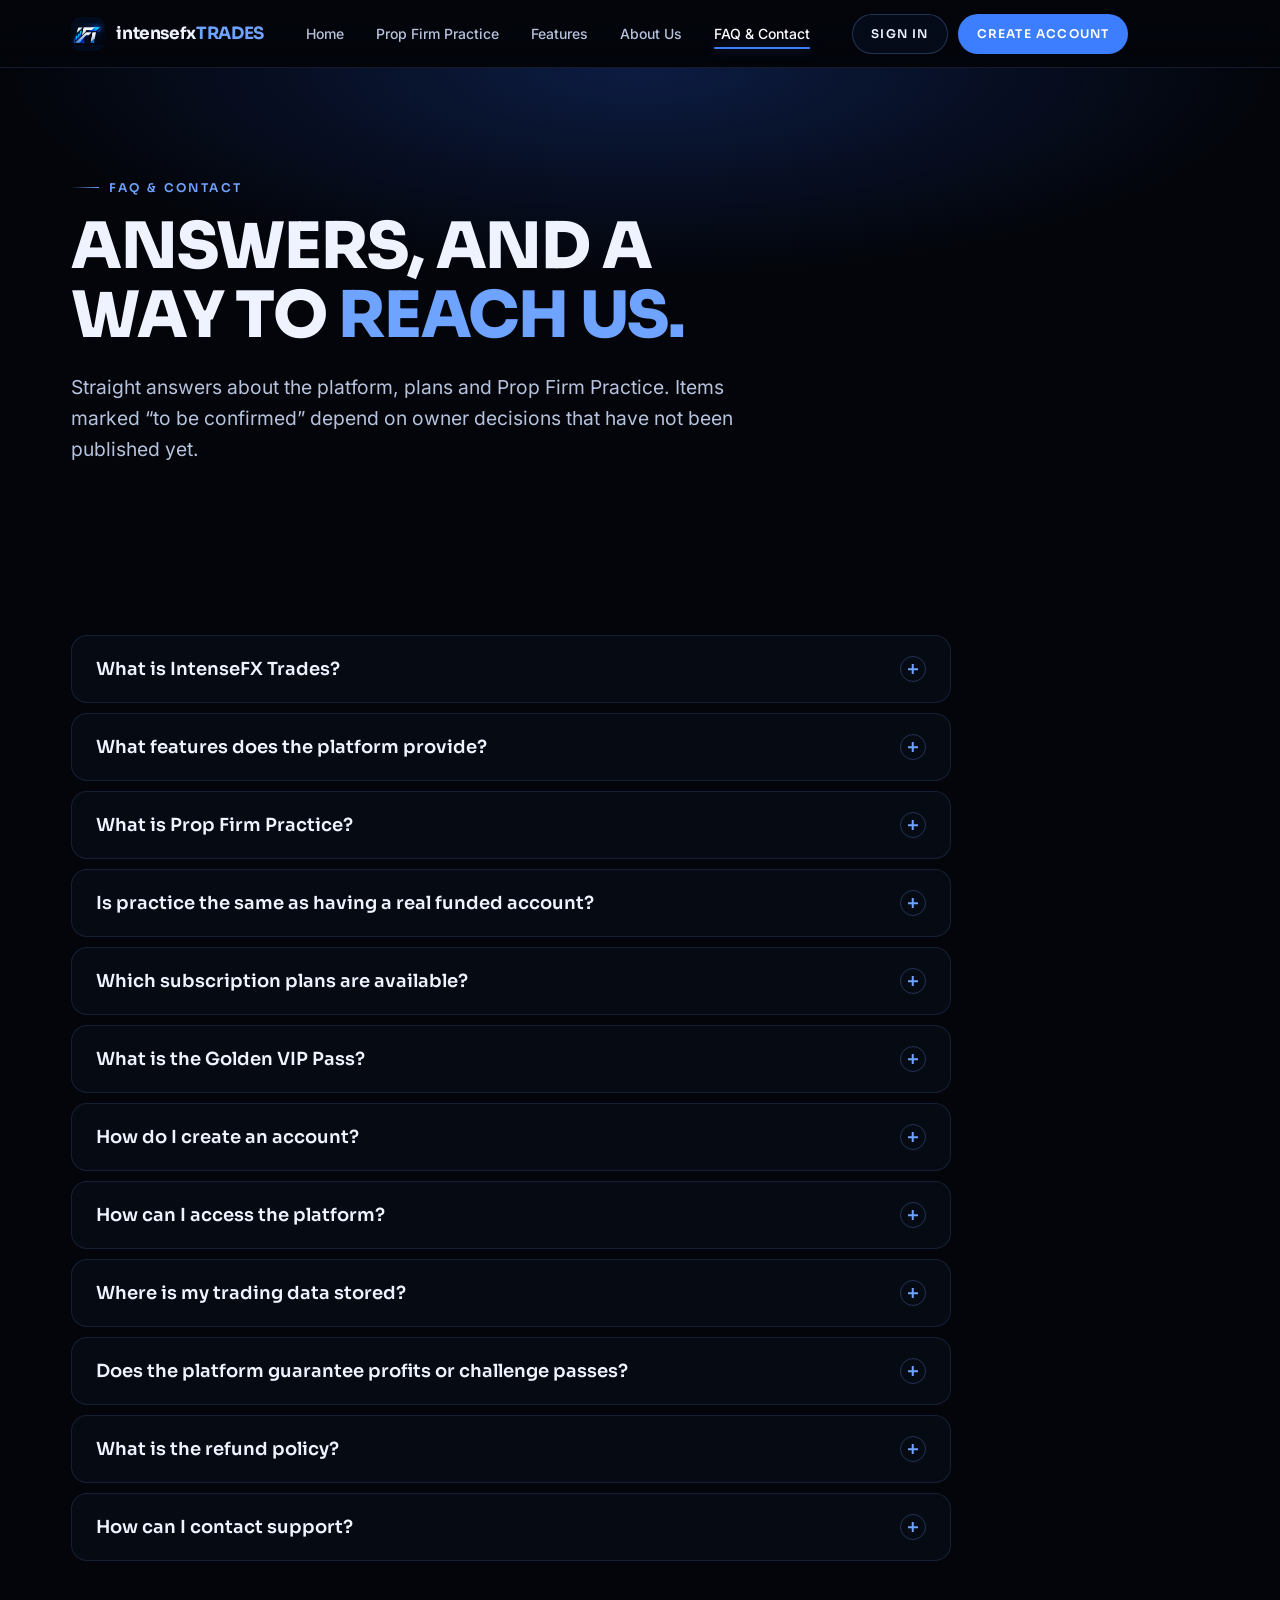
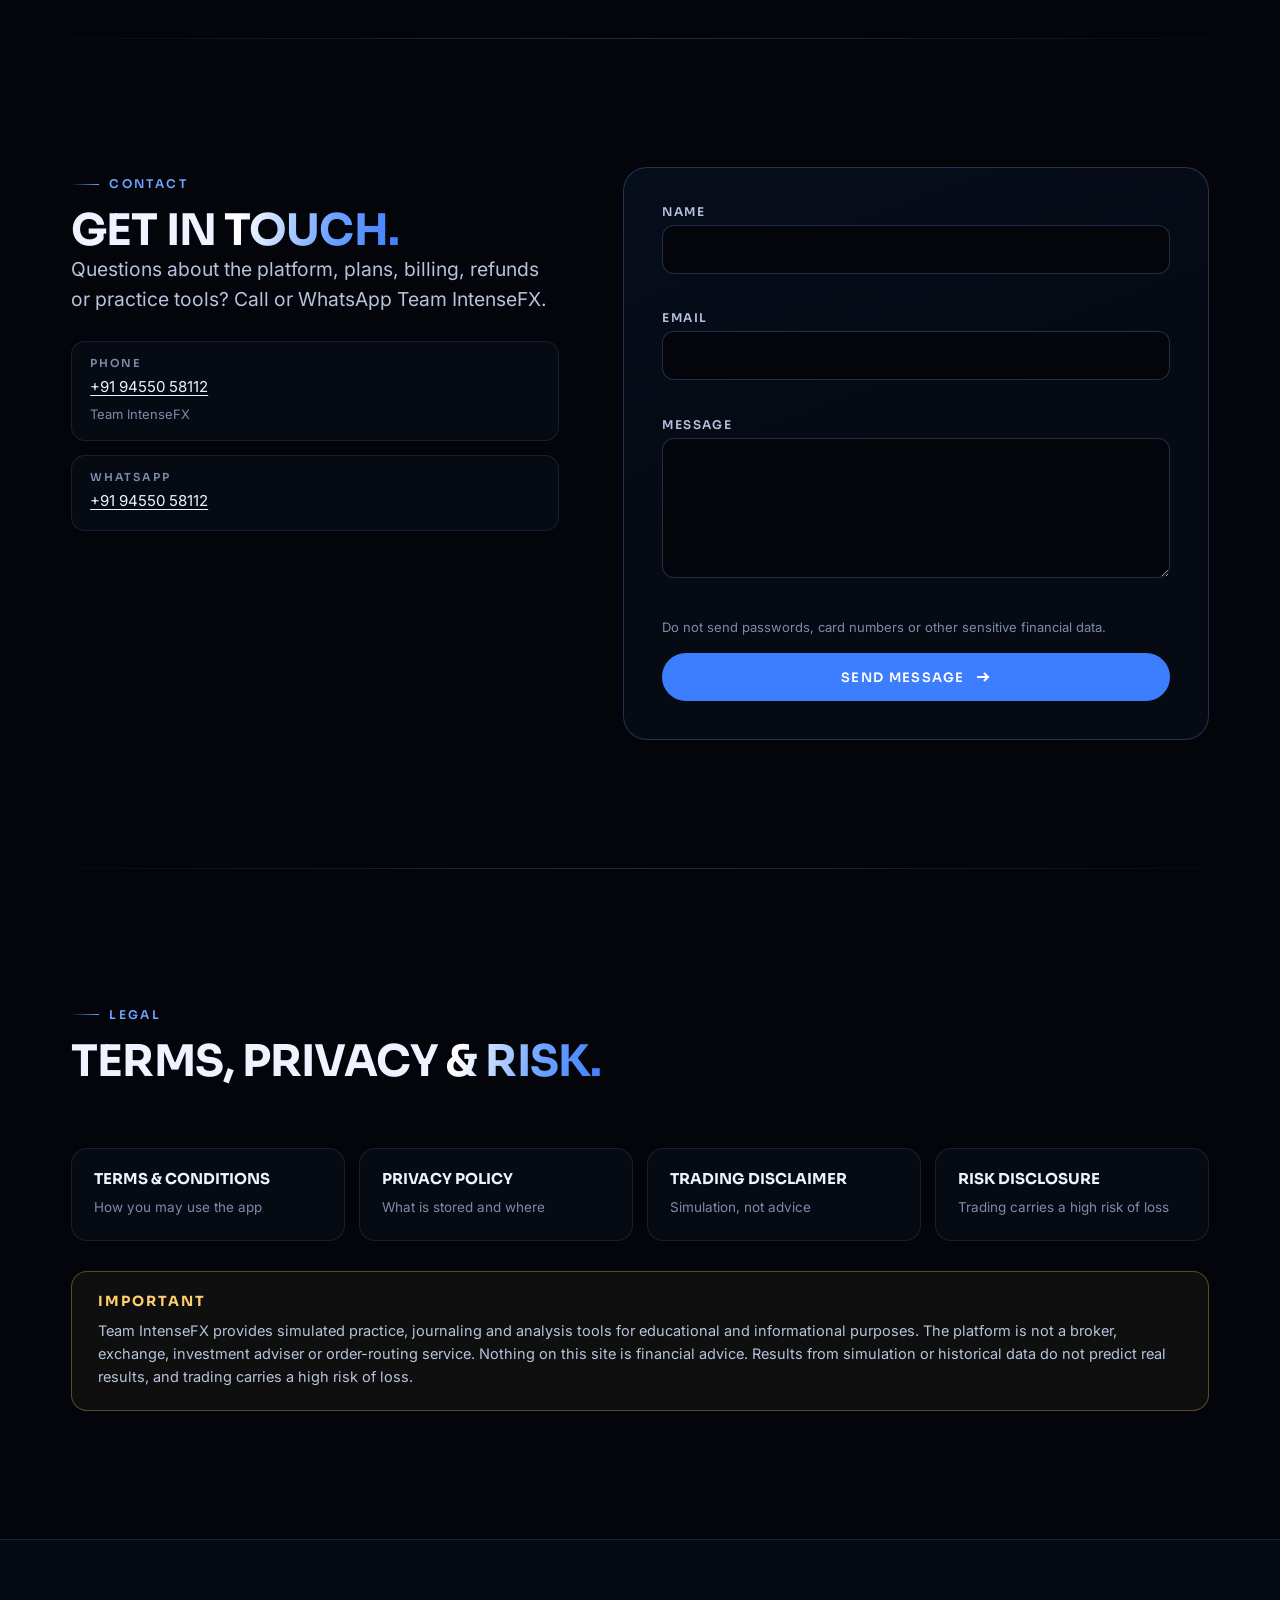
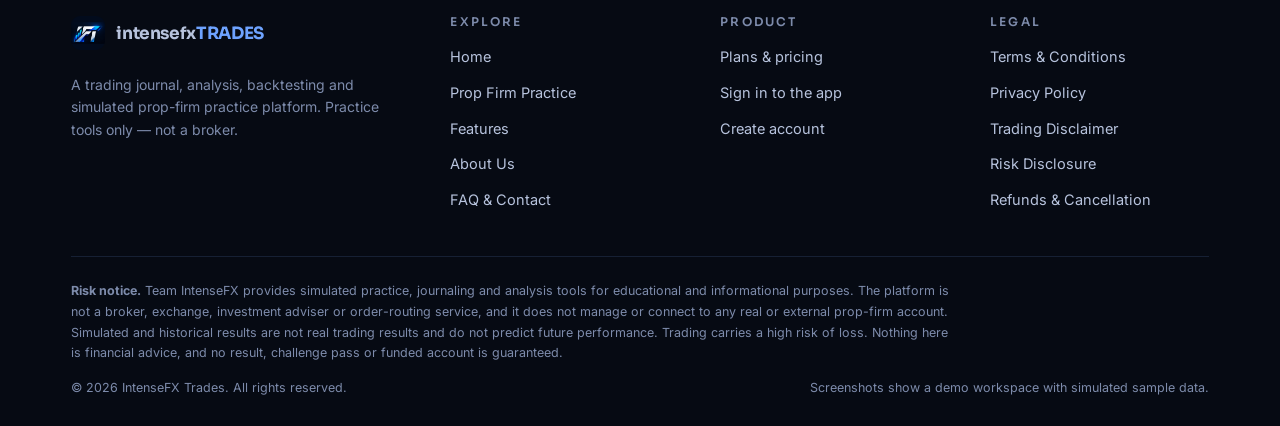
<file: frontend/marketing/faq-contact.html>
<!doctype html>
<html lang="en" class="js-off">
<head>
<meta charset="utf-8">
<meta name="viewport" content="width=device-width,initial-scale=1,viewport-fit=cover">
<title>FAQ &amp; Contact — IntenseFX Trades</title>
<meta name="description" content="Answers about IntenseFX Trades, plans and Prop Firm Practice, plus contact details and legal information.">
<meta name="theme-color" content="#03050b">
<meta property="og:title" content="FAQ &amp; Contact — IntenseFX Trades"><meta property="og:description" content="Answers about IntenseFX Trades, plans and Prop Firm Practice, plus contact details and legal information."><meta property="og:type" content="website">

<link rel="icon" type="image/png" sizes="32x32" href="assets/img/brand/favicon-32.png">
<link rel="apple-touch-icon" sizes="180x180" href="assets/img/brand/favicon-180.png">
<link rel="preload" href="assets/fonts/sora-latin-wght-normal.woff2" as="font" type="font/woff2" crossorigin>
<link rel="preload" href="assets/fonts/inter-latin-wght-normal.woff2" as="font" type="font/woff2" crossorigin>
<link rel="stylesheet" href="assets/css/site.css?v=da885454">
</head>
<body>
<a class="skip" href="#main">Skip to content</a>
<header class="nav"><div class="wrap"><a class="brand" href="index.html" aria-label="IntenseFX Trades — home"><img class="brand-logo" src="assets/img/brand/logo-icon.png" alt="IntenseFX Trades" width="34" height="34"><span class="brand-word">intensefx<b>TRADES</b></span></a><button class="nav-toggle" type="button" aria-expanded="false" aria-controls="nav-panel" aria-label="Open menu"><span></span><span></span><span></span></button><div class="nav-panel" id="nav-panel"><nav aria-label="Primary"><ul class="nav-links"><li><a href="index.html">Home</a></li><li><a href="prop-firm-practice.html">Prop Firm Practice</a></li><li><a href="features.html">Features</a></li><li><a href="about.html">About Us</a></li><li><a href="faq-contact.html" aria-current="page">FAQ &amp; Contact</a></li></ul></nav><div class="nav-actions"><a class="btn btn-ghost btn-sm" href="../#login" rel="noopener">Sign In</a><a class="btn btn-sm" href="../#signup" rel="noopener">Create Account</a></div></div></div></header>
<main id="main">
<!-- FAQ & CONTACT -->
<section class="phero" aria-labelledby="h1">
  <div class="wrap">
    <p class="eyebrow">FAQ &amp; contact</p>
    <h1 id="h1">Answers, and a way to <em style="font-style:normal;color:var(--blue-2)">reach us.</em></h1>
    <p class="lede">Straight answers about the platform, plans and Prop Firm Practice. Items marked “to be confirmed” depend on owner decisions that have not been published yet.</p>
  </div>
</section>

<section class="sec-tight" aria-labelledby="faq-h">
  <div class="wrap">
    <h2 class="sr" id="faq-h">Frequently asked questions</h2>
    <div class="faq"><div class="faq-item" id="what-is"><h3 style="font-size:inherit;letter-spacing:0"><button class="faq-q" type="button" id="q-what-is" aria-controls="a-what-is" aria-expanded="false"><span>What is IntenseFX Trades?</span><span class="pm" aria-hidden="true"></span></button></h3><div class="faq-a" id="a-what-is" role="region" aria-labelledby="q-what-is"><div><div class="in"><p>IntenseFX Trades is a trading journal, analysis, backtesting and simulated prop-firm practice platform. You record or import trades, review them in a journal, study your performance, replay historical XAUUSD candles and practise in simulated accounts.</p><p>It is a practice and analysis tool. It is not a broker and does not place real orders.</p></div></div></div></div><div class="faq-item" id="features"><h3 style="font-size:inherit;letter-spacing:0"><button class="faq-q" type="button" id="q-features" aria-controls="a-features" aria-expanded="false"><span>What features does the platform provide?</span><span class="pm" aria-hidden="true"></span></button></h3><div class="faq-a" id="a-features" role="region" aria-labelledby="q-features"><div><div class="in"><p>Dashboard, Trades, Trading Journal, Performance analytics, Trade Analysis, a rule-based AI Coach, Backtesting with replay, a chart workspace with drawing tools and technical indicators, trading accounts, and Prop Firm Practice. Which ones you can open depends on your plan. See the <a href="features.html">Features page</a> for a screenshot tour.</p></div></div></div></div><div class="faq-item" id="prop"><h3 style="font-size:inherit;letter-spacing:0"><button class="faq-q" type="button" id="q-prop" aria-controls="a-prop" aria-expanded="false"><span>What is Prop Firm Practice?</span><span class="pm" aria-hidden="true"></span></button></h3><div class="faq-a" id="a-prop" role="region" aria-labelledby="q-prop"><div><div class="in"><p>Simulated, prop-firm-style practice accounts inside the app (for example a "2 Step Standard · Phase 1 · $5,000" practice account) with a XAUUSD practice chart and account analytics such as balance, equity and loss limits remaining. It helps you rehearse process and discipline.</p><p>It does not connect to, mirror or control any external prop firm's challenge. <a href="prop-firm-practice.html">Read more</a>.</p></div></div></div></div><div class="faq-item" id="real"><h3 style="font-size:inherit;letter-spacing:0"><button class="faq-q" type="button" id="q-real" aria-controls="a-real" aria-expanded="false"><span>Is practice the same as having a real funded account?</span><span class="pm" aria-hidden="true"></span></button></h3><div class="faq-a" id="a-real" role="region" aria-labelledby="q-real"><div><div class="in"><p>No. Practice accounts are simulations. They carry no real money and no real payouts, and they do not give access to any firm's funded account. Simulated results do not predict real results, and practising does not guarantee that you will pass a challenge or become profitable.</p></div></div></div></div><div class="faq-item" id="plans"><h3 style="font-size:inherit;letter-spacing:0"><button class="faq-q" type="button" id="q-plans" aria-controls="a-plans" aria-expanded="false"><span>Which subscription plans are available?</span><span class="pm" aria-hidden="true"></span></button></h3><div class="faq-a" id="a-plans" role="region" aria-labelledby="q-plans"><div><div class="in"><span class="badge confirm" style="margin-bottom:14px">To be confirmed by owner</span><p>Blue (Free, ₹0 forever), Green Starter (₹49/month), Purple Pro (₹149/month) and Red Elite (₹199/month). Access is prepaid for 1, 3 or 12 months at the same monthly price, with no automatic renewal and no term discount.</p><p>See <a href="features.html#pricing">plans and what each includes</a>. Checkout runs inside the app and is only available once it has been switched on there.</p></div></div></div></div><div class="faq-item" id="vip"><h3 style="font-size:inherit;letter-spacing:0"><button class="faq-q" type="button" id="q-vip" aria-controls="a-vip" aria-expanded="false"><span>What is the Golden VIP Pass?</span><span class="pm" aria-hidden="true"></span></button></h3><div class="faq-a" id="a-vip" role="region" aria-labelledby="q-vip"><div><div class="in"><p>A separate pass (not a fifth plan) at ₹249/month that includes every Elite feature and full supported history, shown with a gold label in the app.</p></div></div></div></div><div class="faq-item" id="create"><h3 style="font-size:inherit;letter-spacing:0"><button class="faq-q" type="button" id="q-create" aria-controls="a-create" aria-expanded="false"><span>How do I create an account?</span><span class="pm" aria-hidden="true"></span></button></h3><div class="faq-a" id="a-create" role="region" aria-labelledby="q-create"><div><div class="in"><p>Open the app and choose <strong>Create account</strong>: enter your name, email and a password (at least 8 characters with a letter and a number) and accept the Terms of Service and Privacy Policy. The app requires email verification. New accounts start on the free Blue plan.</p><p><a href="../" rel="noopener">Open the app</a>.</p></div></div></div></div><div class="faq-item" id="access"><h3 style="font-size:inherit;letter-spacing:0"><button class="faq-q" type="button" id="q-access" aria-controls="a-access" aria-expanded="false"><span>How can I access the platform?</span><span class="pm" aria-hidden="true"></span></button></h3><div class="faq-a" id="a-access" role="region" aria-labelledby="q-access"><div><div class="in"><p>In a modern desktop or laptop browser at the app address; nothing to install. The app uses browser features such as Web Workers, WebAssembly and IndexedDB, so very old browsers are not supported.</p></div></div></div></div><div class="faq-item" id="data"><h3 style="font-size:inherit;letter-spacing:0"><button class="faq-q" type="button" id="q-data" aria-controls="a-data" aria-expanded="false"><span>Where is my trading data stored?</span><span class="pm" aria-hidden="true"></span></button></h3><div class="faq-a" id="a-data" role="region" aria-labelledby="q-data"><div><div class="in"><p>Trades, accounts and journal entries are saved in your browser on the device you use. Cloud sync across devices is not available yet. Use the app's backup download to keep a copy; clearing site data or private browsing can remove local data.</p></div></div></div></div><div class="faq-item" id="results"><h3 style="font-size:inherit;letter-spacing:0"><button class="faq-q" type="button" id="q-results" aria-controls="a-results" aria-expanded="false"><span>Does the platform guarantee profits or challenge passes?</span><span class="pm" aria-hidden="true"></span></button></h3><div class="faq-a" id="a-results" role="region" aria-labelledby="q-results"><div><div class="in"><p>No. Nothing on this website or in the app guarantees profits, funded accounts, challenge passes or risk-free trading. Trading involves a high risk of loss.</p></div></div></div></div><div class="faq-item" id="refund"><h3 style="font-size:inherit;letter-spacing:0"><button class="faq-q" type="button" id="q-refund" aria-controls="a-refund" aria-expanded="false"><span>What is the refund policy?</span><span class="pm" aria-hidden="true"></span></button></h3><div class="faq-a" id="a-refund" role="region" aria-labelledby="q-refund"><div><div class="in"><p>Refunds are available only under particular conditions, for example when you were charged but your plan did not activate, or you were charged twice for the same purchase. Each case is reviewed individually. To raise a problem, call us or message us on WhatsApp on <a href="tel:+919455058112" style="color:inherit">+91 94550 58112</a> and we will take it forward. Read the full <a href="legal.html#refunds">Refunds &amp; Cancellation</a> terms.</p></div></div></div></div><div class="faq-item" id="support"><h3 style="font-size:inherit;letter-spacing:0"><button class="faq-q" type="button" id="q-support" aria-controls="a-support" aria-expanded="false"><span>How can I contact support?</span><span class="pm" aria-hidden="true"></span></button></h3><div class="faq-a" id="a-support" role="region" aria-labelledby="q-support"><div><div class="in"><p>Call or WhatsApp Team IntenseFX on <a href="tel:+919455058112" style="color:inherit">+91 94550 58112</a>. You can also send a message with the <a href="#contact">contact form</a>.</p></div></div></div></div></div>
  </div>
</section>

<hr class="divider">

<section class="sec" id="contact" aria-labelledby="contact-h">
  <div class="wrap contact-grid">
    <div>
      <p class="eyebrow">Contact</p>
      <h2 class="tag" id="contact-h" style="font-size:clamp(26px,3.4vw,46px)">Get in <em>touch.</em></h2>
      <p class="lede">Questions about the platform, plans, billing, refunds or practice tools? Call or WhatsApp Team IntenseFX.</p>
      <ul class="cinfo"><li><div><span class="k">Phone</span><span class="v"><a href="tel:+919455058112" style="color:inherit">+91 94550 58112</a></span><span class="v" style="display:block;color:var(--ink-3);font-size:13px;margin-top:4px">Team IntenseFX</span></div></li><li><div><span class="k">WhatsApp</span><span class="v"><a href="https://wa.me/919455058112" rel="noopener" style="color:inherit">+91 94550 58112</a></span></div></li></ul>
    </div>
    <div><form class="form" id="contact-form" novalidate data-mode="endpoint" data-endpoint="https://formsubmit.co/ajax/singhanshu96502@gmail.com">
<div class="row"><label for="cf-name">Name</label><input id="cf-name" name="name" autocomplete="name" required aria-describedby="cf-name-err"><div class="err" id="cf-name-err" aria-live="polite"></div></div>
<div class="row"><label for="cf-email">Email</label><input id="cf-email" name="email" type="email" autocomplete="email" required aria-describedby="cf-email-err"><div class="err" id="cf-email-err" aria-live="polite"></div></div>
<div class="row"><label for="cf-message">Message</label><textarea id="cf-message" name="message" required aria-describedby="cf-message-err"></textarea><div class="err" id="cf-message-err" aria-live="polite"></div></div>
<input class="hp" name="website" tabindex="-1" autocomplete="off" aria-hidden="true">
<p class="muted" style="font-size:13px;margin:0">Do not send passwords, card numbers or other sensitive financial data.</p>
<div class="status" role="status" aria-live="polite"></div>
<button class="btn" type="submit">Send message <svg viewBox="0 0 16 16" fill="none" stroke="currentColor" stroke-width="2" aria-hidden="true"><path d="M2 8h11M9 4l4 4-4 4"/></svg></button></form></div>
  </div>
</section>

<hr class="divider">

<section class="sec" aria-labelledby="legal-h">
  <div class="wrap">
    <div class="sec-head"><p class="eyebrow">Legal</p><h2 class="tag" id="legal-h" style="font-size:clamp(26px,3.4vw,46px)">Terms, privacy <em>&amp; risk.</em></h2></div>
    <div class="legal-links">
      <a href="legal.html#terms"><b>Terms &amp; Conditions</b><span>How you may use the app</span></a>
      <a href="legal.html#privacy"><b>Privacy Policy</b><span>What is stored and where</span></a>
      <a href="legal.html#disclaimer"><b>Trading Disclaimer</b><span>Simulation, not advice</span></a>
      <a href="legal.html#risk"><b>Risk Disclosure</b><span>Trading carries a high risk of loss</span></a>
    </div>
    <div class="disclose rv" style="margin-top:30px">
      <h3>Important</h3>
      <p>Team IntenseFX provides simulated practice, journaling and analysis tools for educational and informational purposes. The platform is not a broker, exchange, investment adviser or order-routing service. Nothing on this site is financial advice. Results from simulation or historical data do not predict real results, and trading carries a high risk of loss.</p>
    </div>
  </div>
</section>

</main>
<footer class="footer"><div class="wrap">
<div class="foot-grid">
<div><a class="brand" href="index.html" aria-label="IntenseFX Trades — home"><img class="brand-logo" src="assets/img/brand/logo-icon.png" alt="IntenseFX Trades" width="34" height="34"><span class="brand-word">intensefx<b>TRADES</b></span></a><p class="foot-about">A trading journal, analysis, backtesting and simulated prop-firm practice platform. Practice tools only — not a broker.</p></div>
<div><h4>Explore</h4><ul><li><a href="index.html">Home</a></li><li><a href="prop-firm-practice.html">Prop Firm Practice</a></li><li><a href="features.html">Features</a></li><li><a href="about.html">About Us</a></li><li><a href="faq-contact.html">FAQ &amp; Contact</a></li></ul></div>
<div><h4>Product</h4><ul><li><a href="features.html#pricing">Plans &amp; pricing</a></li><li><a href="../">Sign in to the app</a></li><li><a href="../">Create account</a></li></ul></div>
<div><h4>Legal</h4><ul><li><a href="legal.html#terms">Terms &amp; Conditions</a></li><li><a href="legal.html#privacy">Privacy Policy</a></li><li><a href="legal.html#disclaimer">Trading Disclaimer</a></li><li><a href="legal.html#risk">Risk Disclosure</a></li><li><a href="legal.html#refunds">Refunds &amp; Cancellation</a></li></ul></div>
</div>
<div class="foot-risk"><p><strong>Risk notice.</strong> Team IntenseFX provides simulated practice, journaling and analysis tools for educational and informational purposes. The platform is not a broker, exchange, investment adviser or order-routing service, and it does not manage or connect to any real or external prop-firm account. Simulated and historical results are not real trading results and do not predict future performance. Trading carries a high risk of loss. Nothing here is financial advice, and no result, challenge pass or funded account is guaranteed.</p></div>
<div class="foot-bottom"><span>© 2026 IntenseFX Trades. All rights reserved.</span><span>Screenshots show a demo workspace with simulated sample data.</span></div>
</div></footer>
<script src="assets/js/site.js?v=a6c6d876" defer></script>
</body>
</html>
</file>
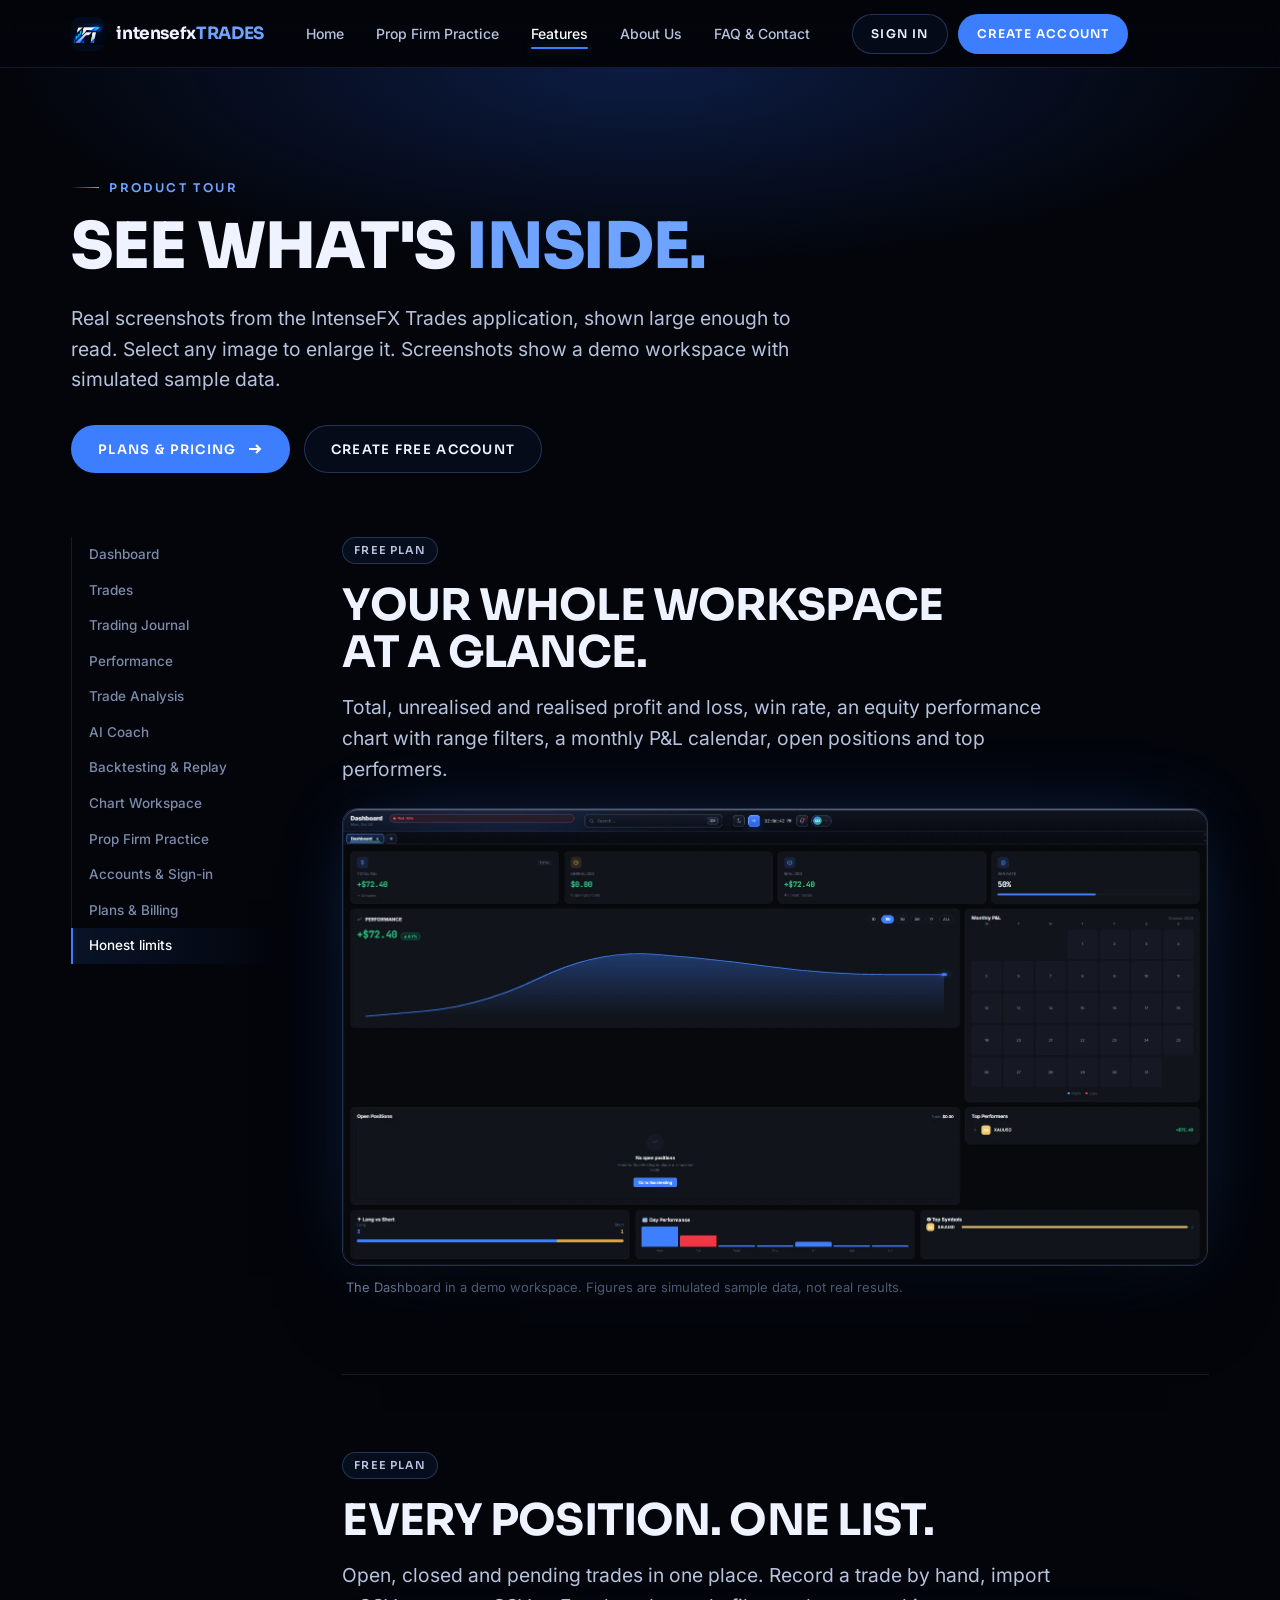
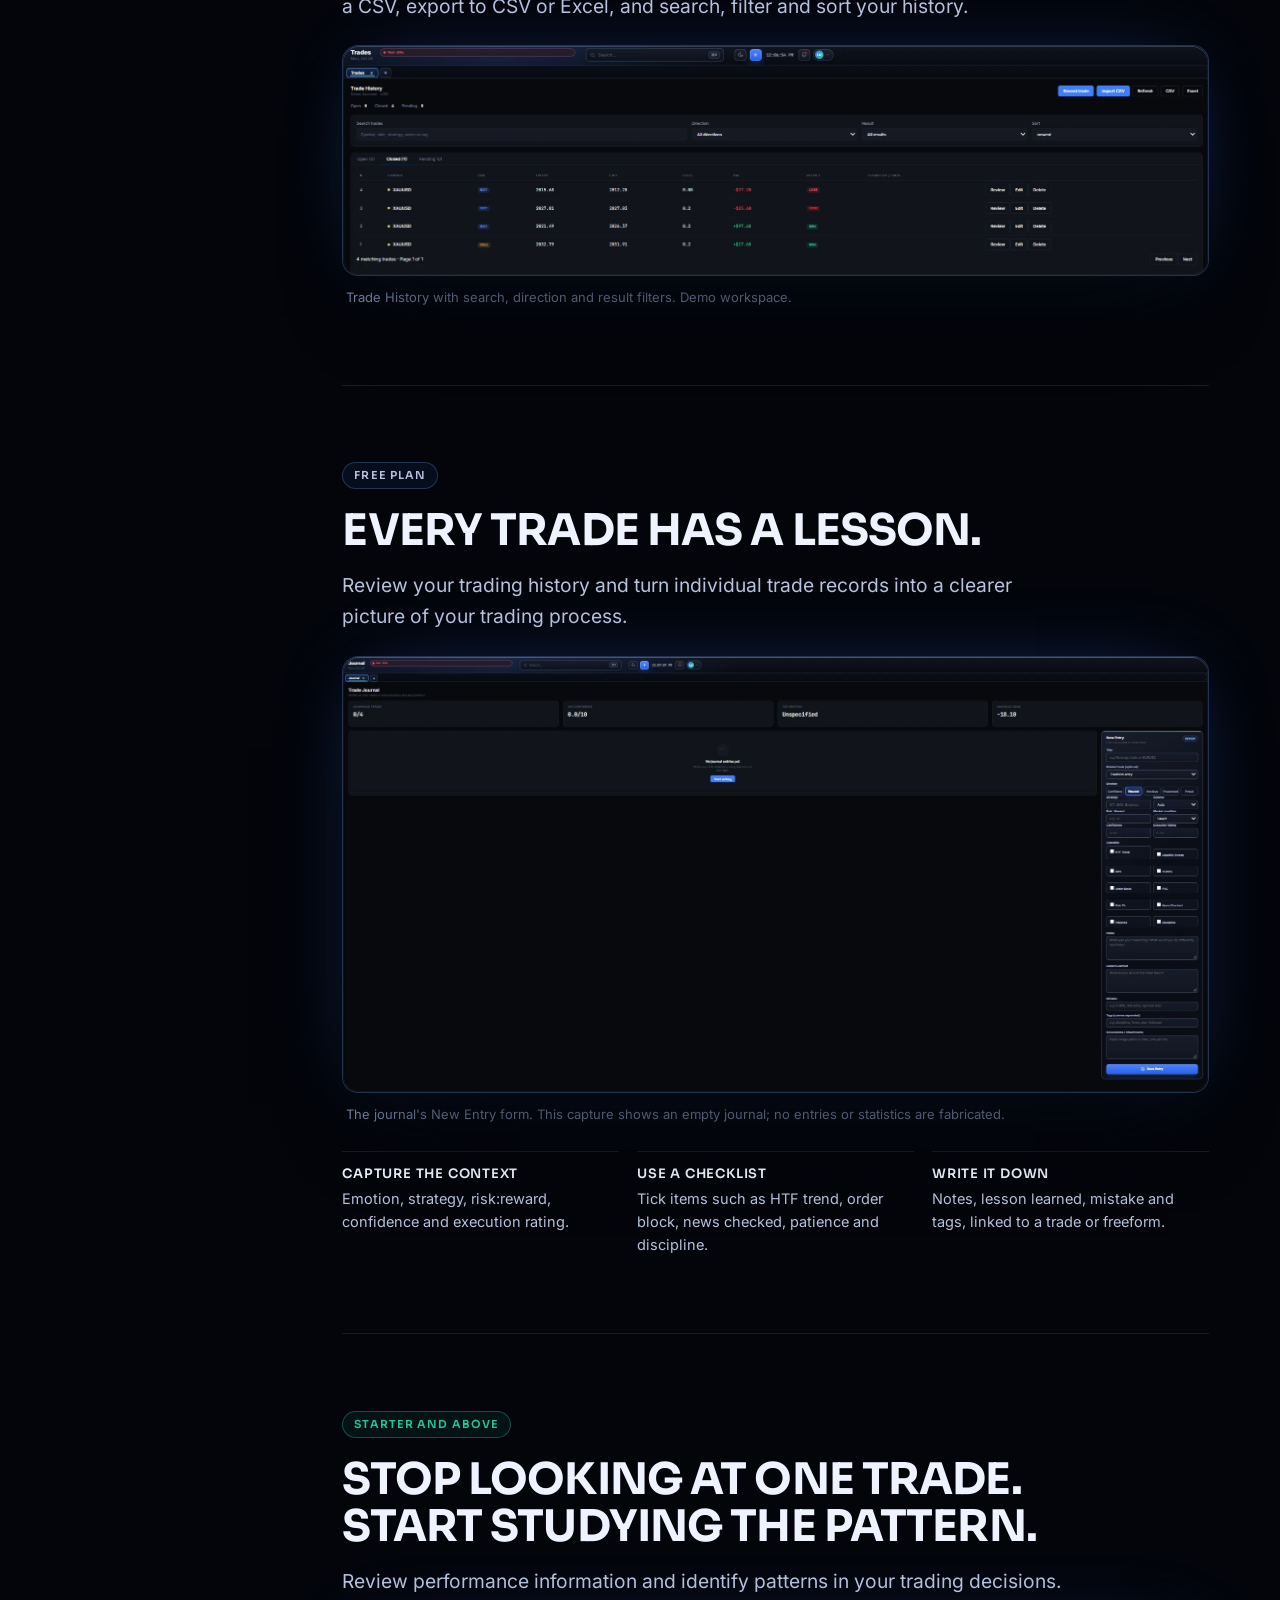
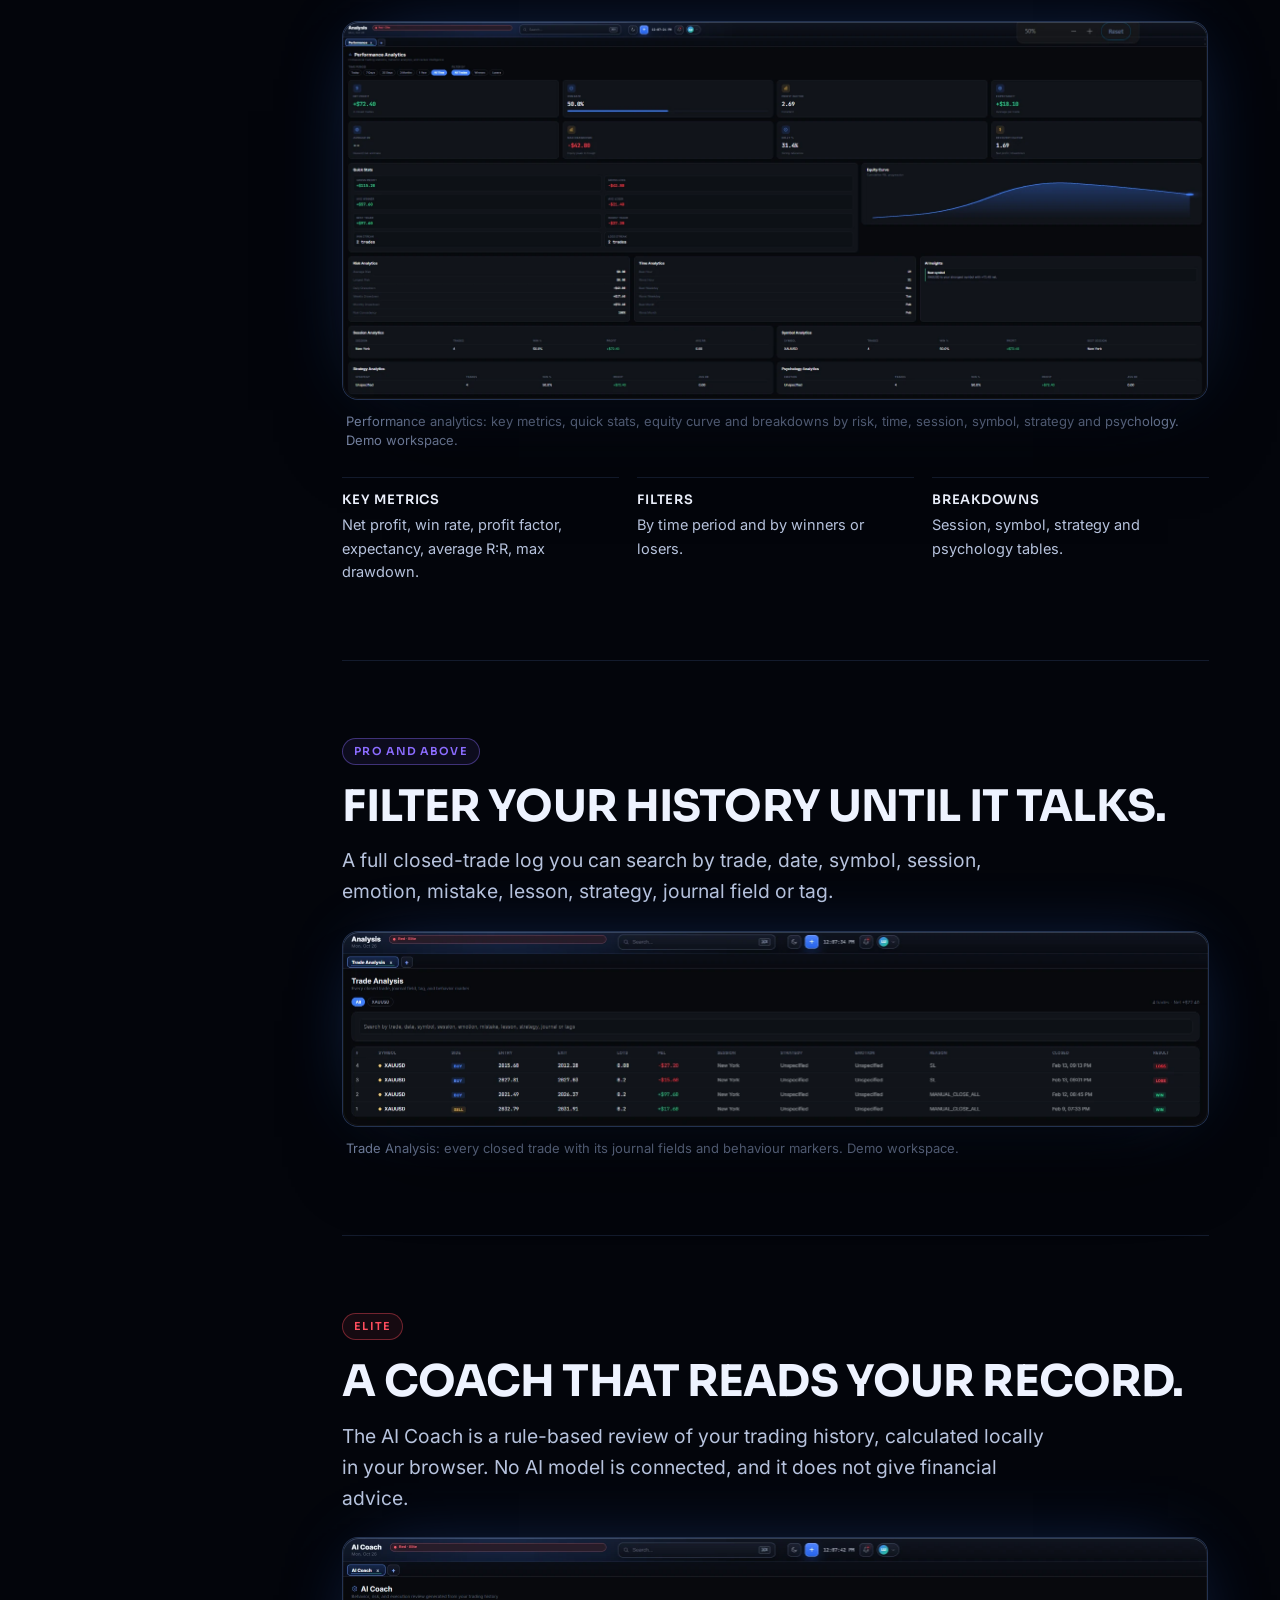
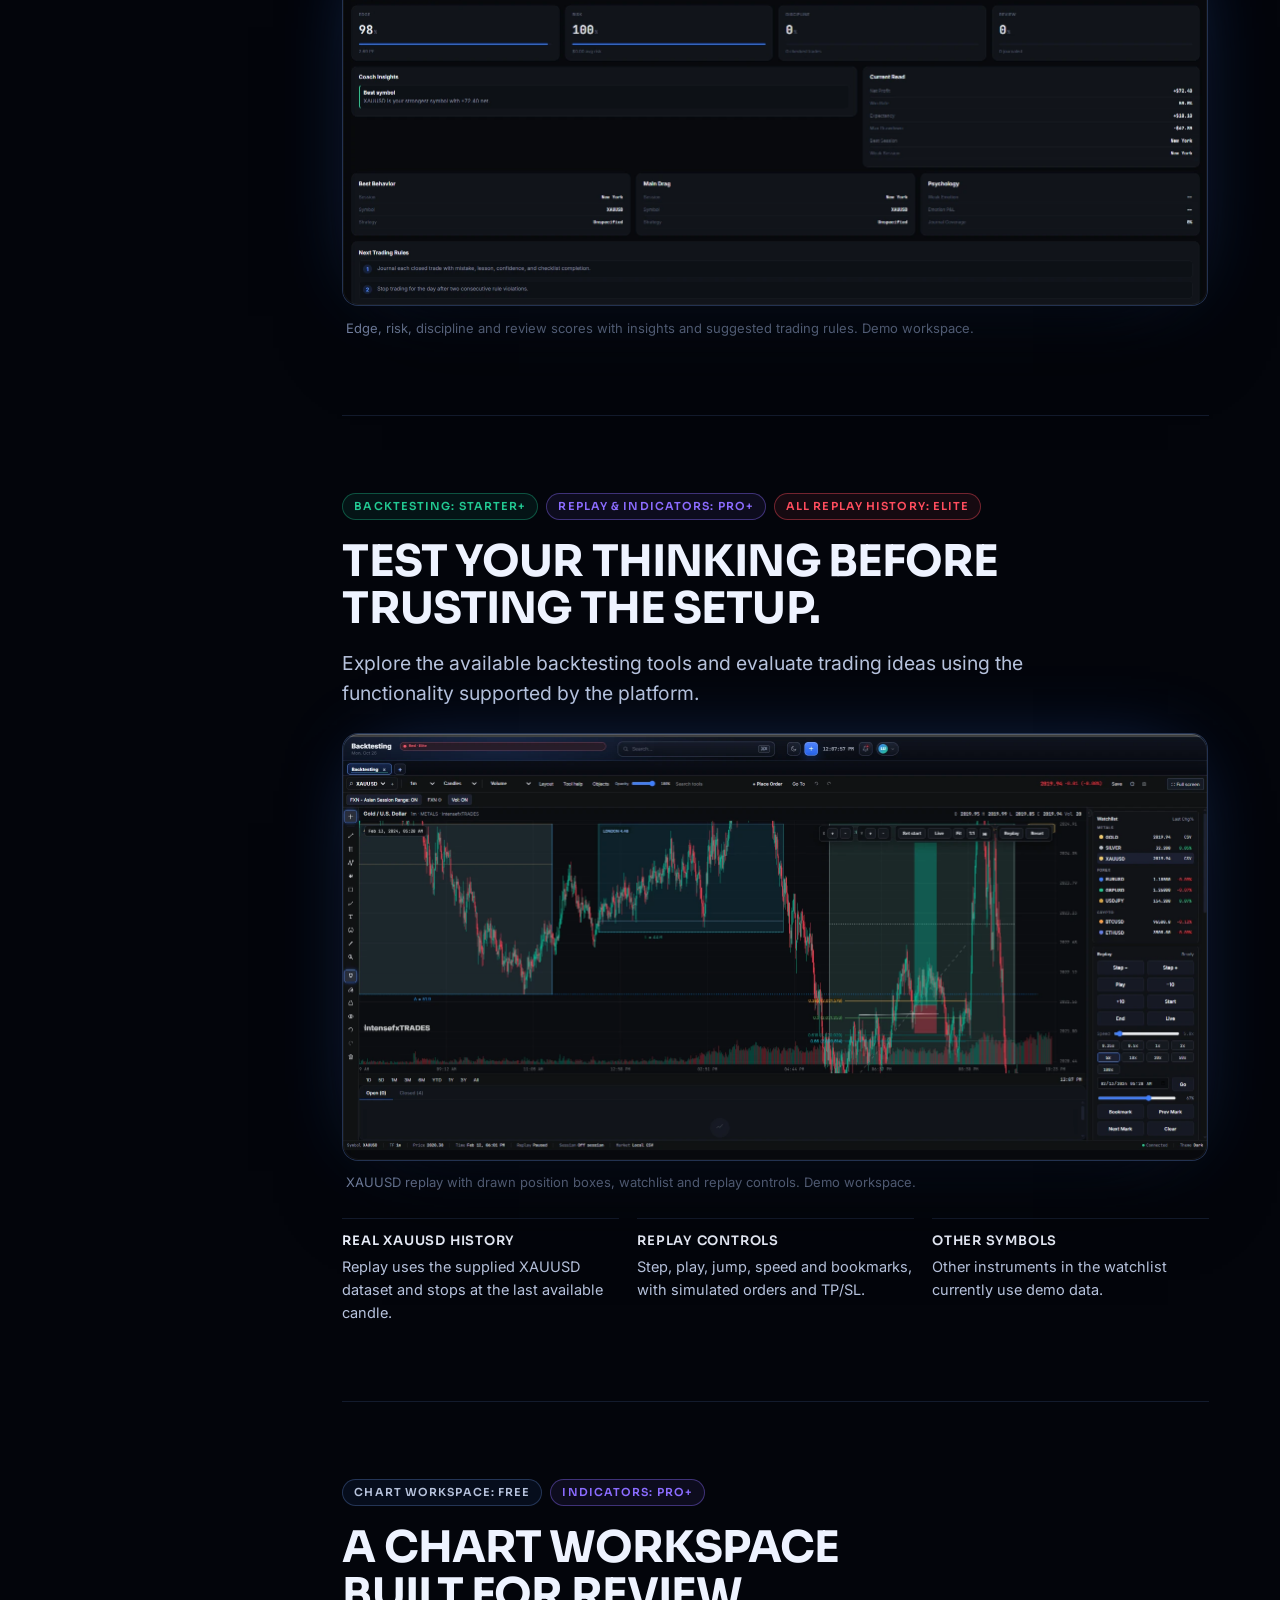
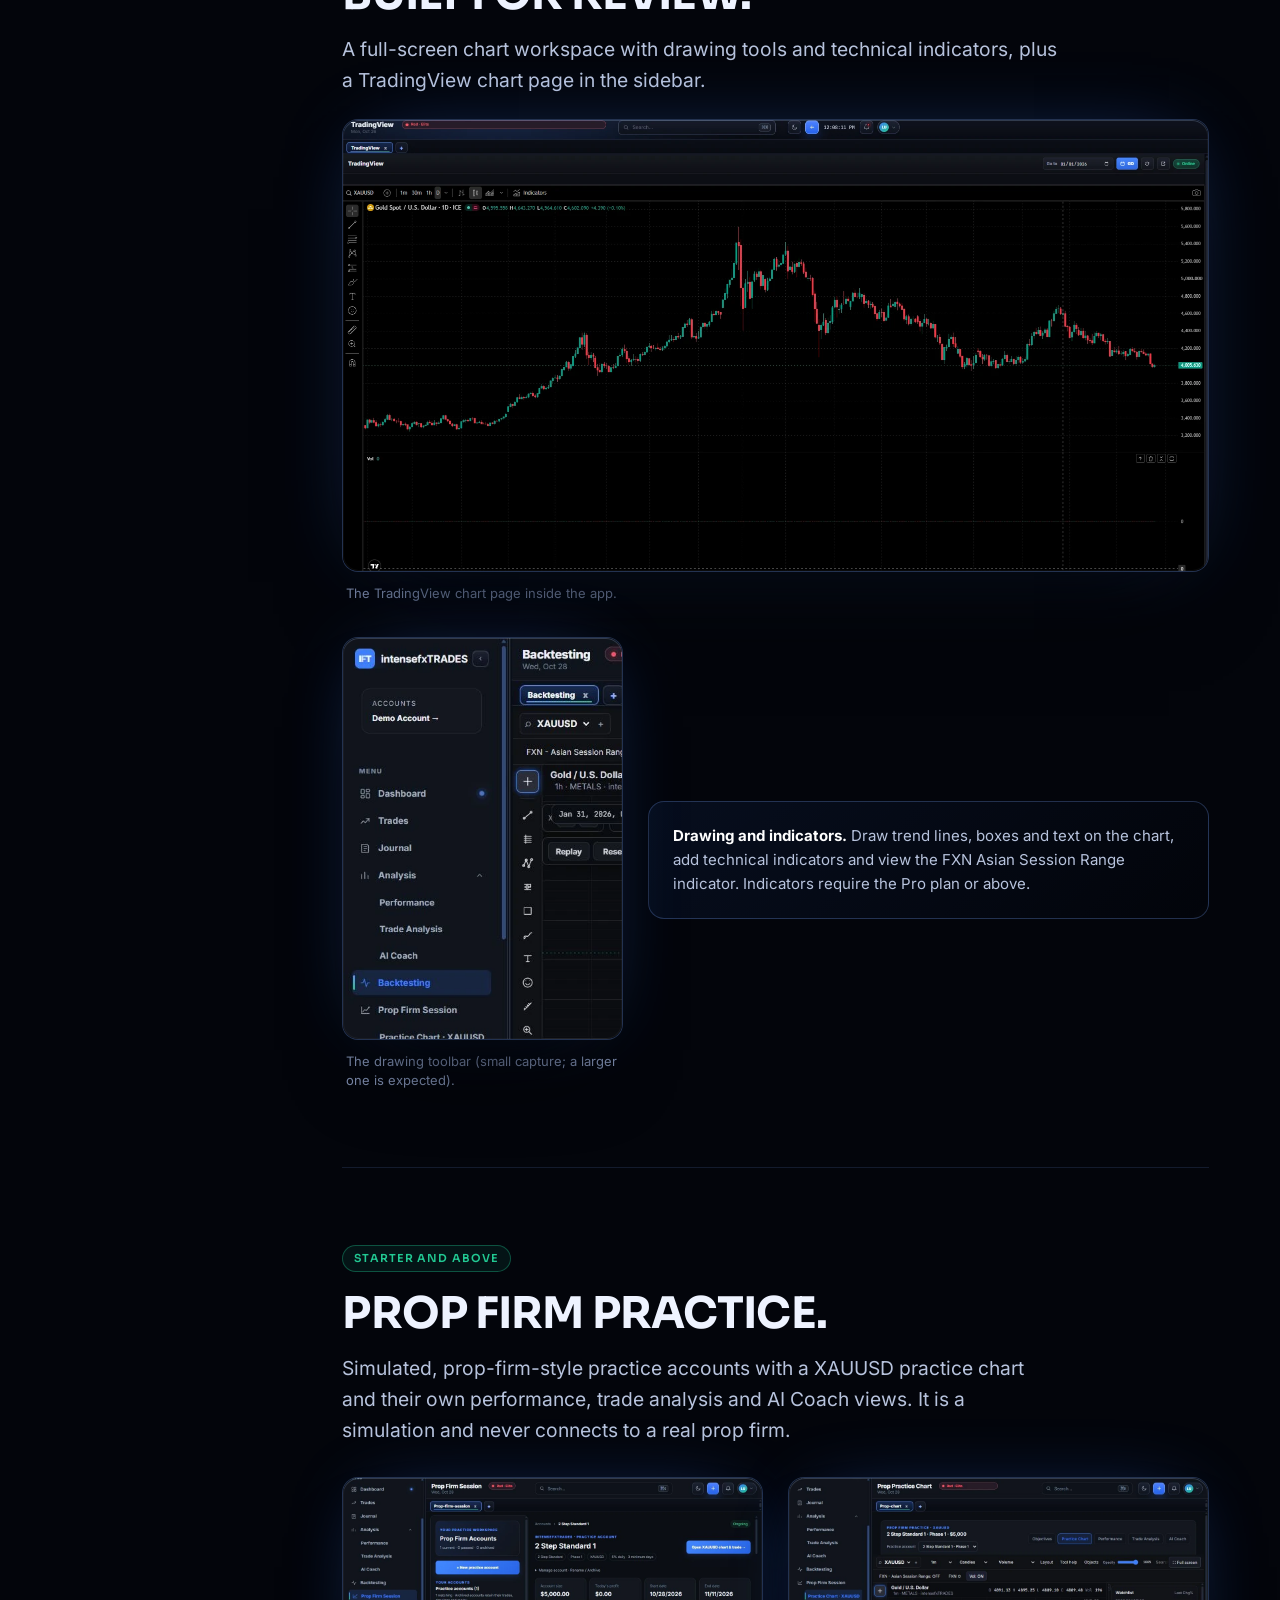
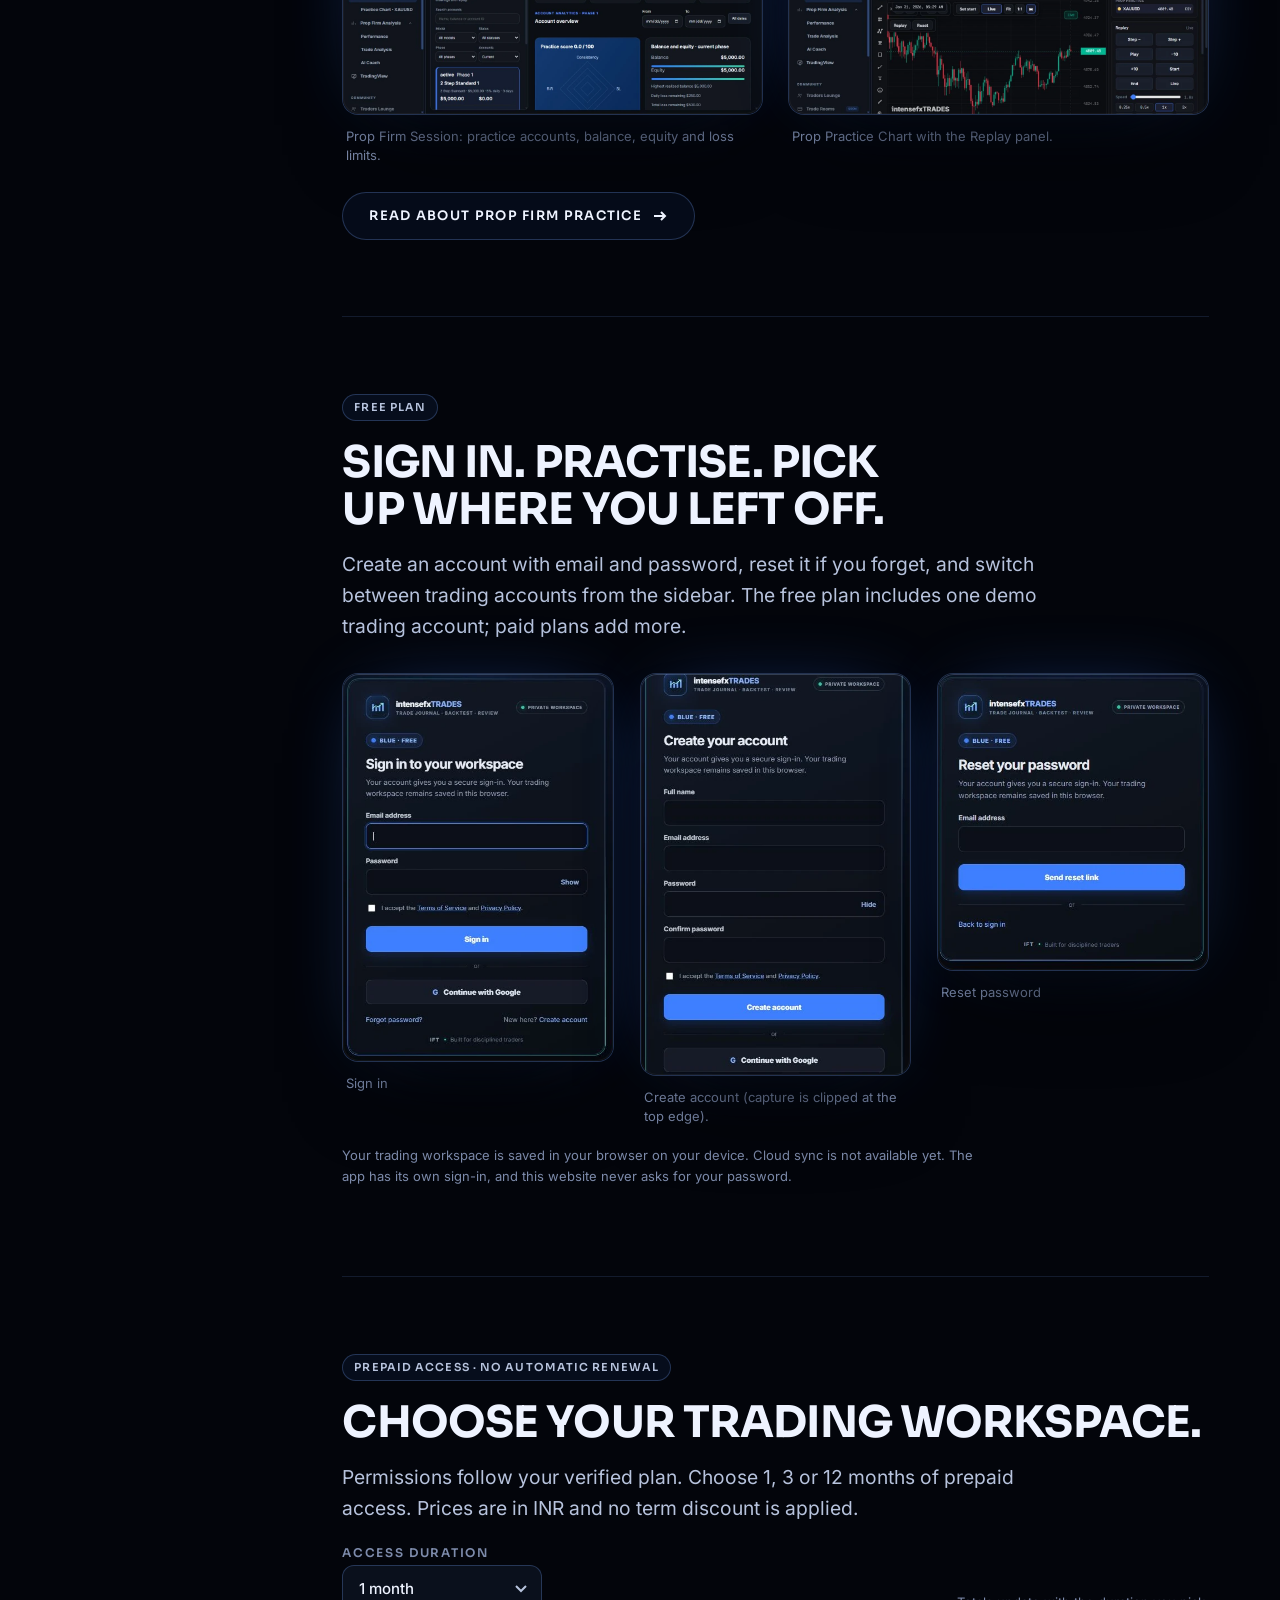
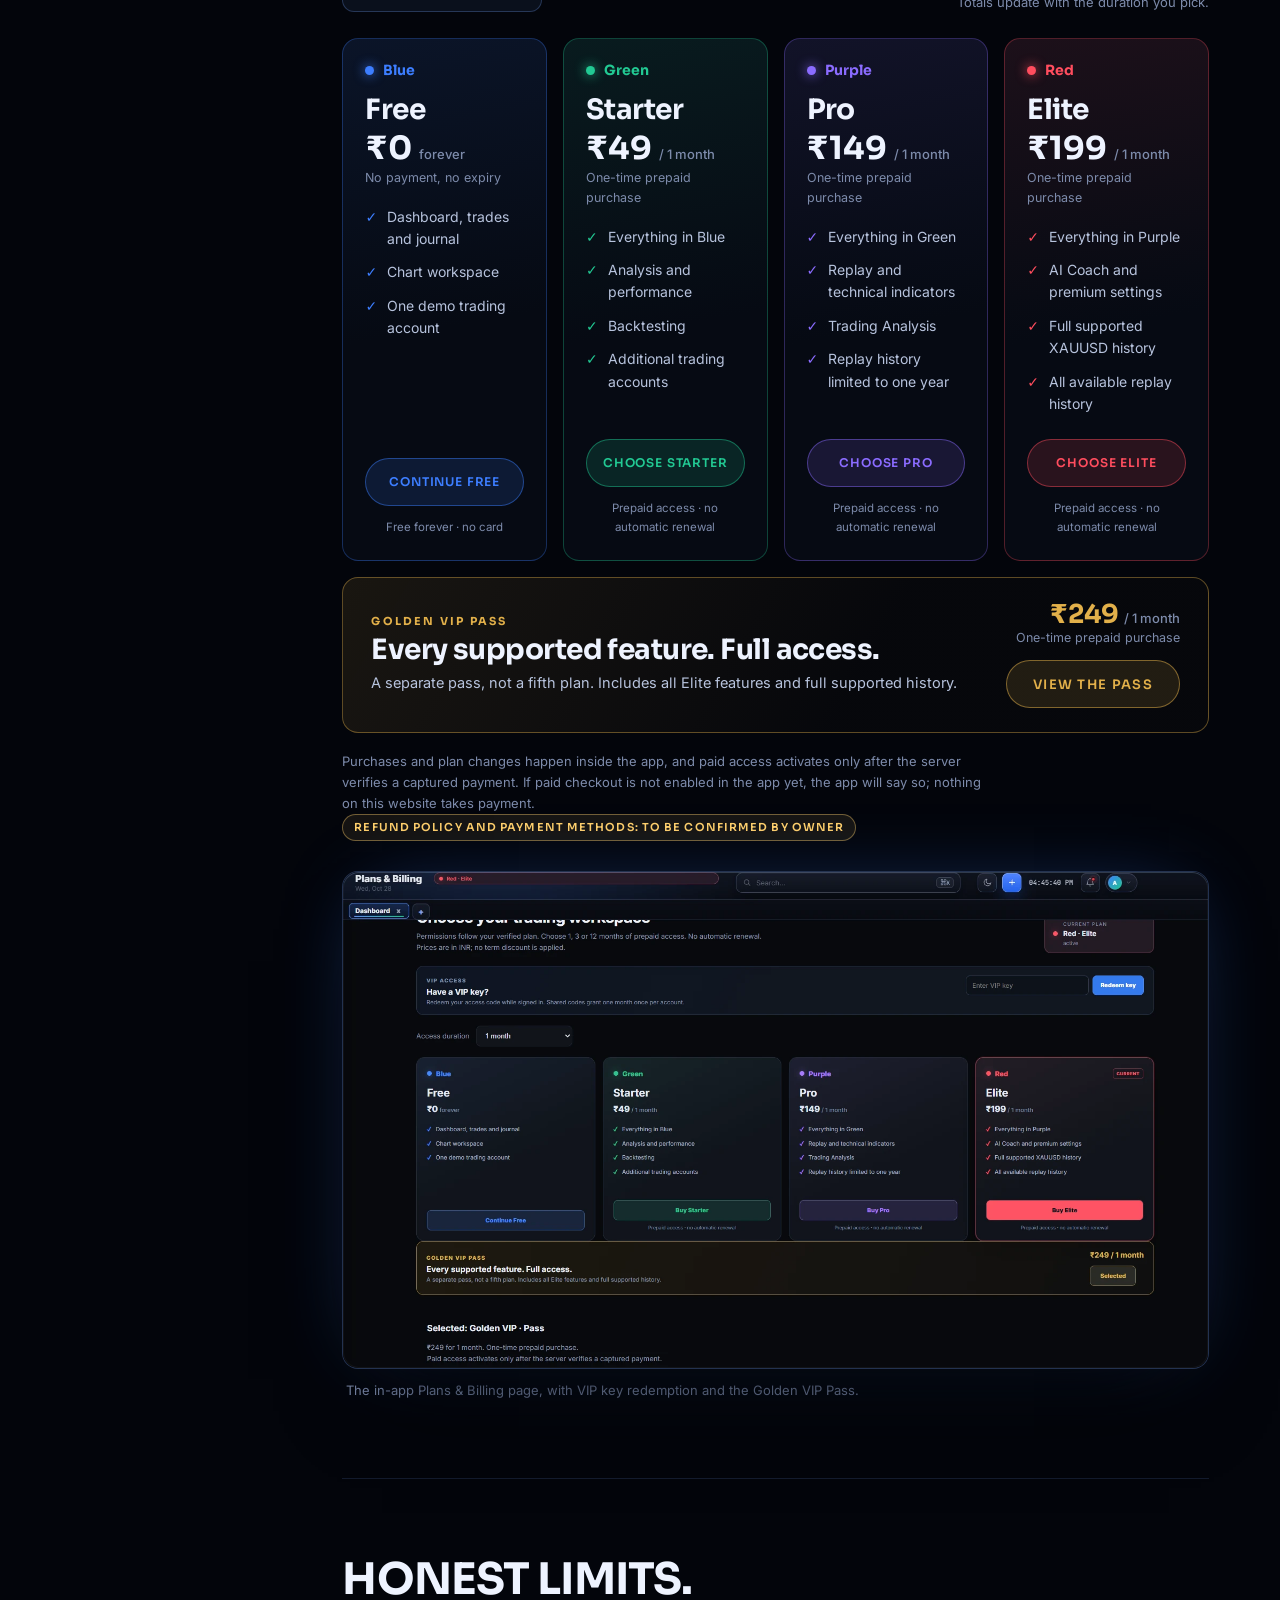
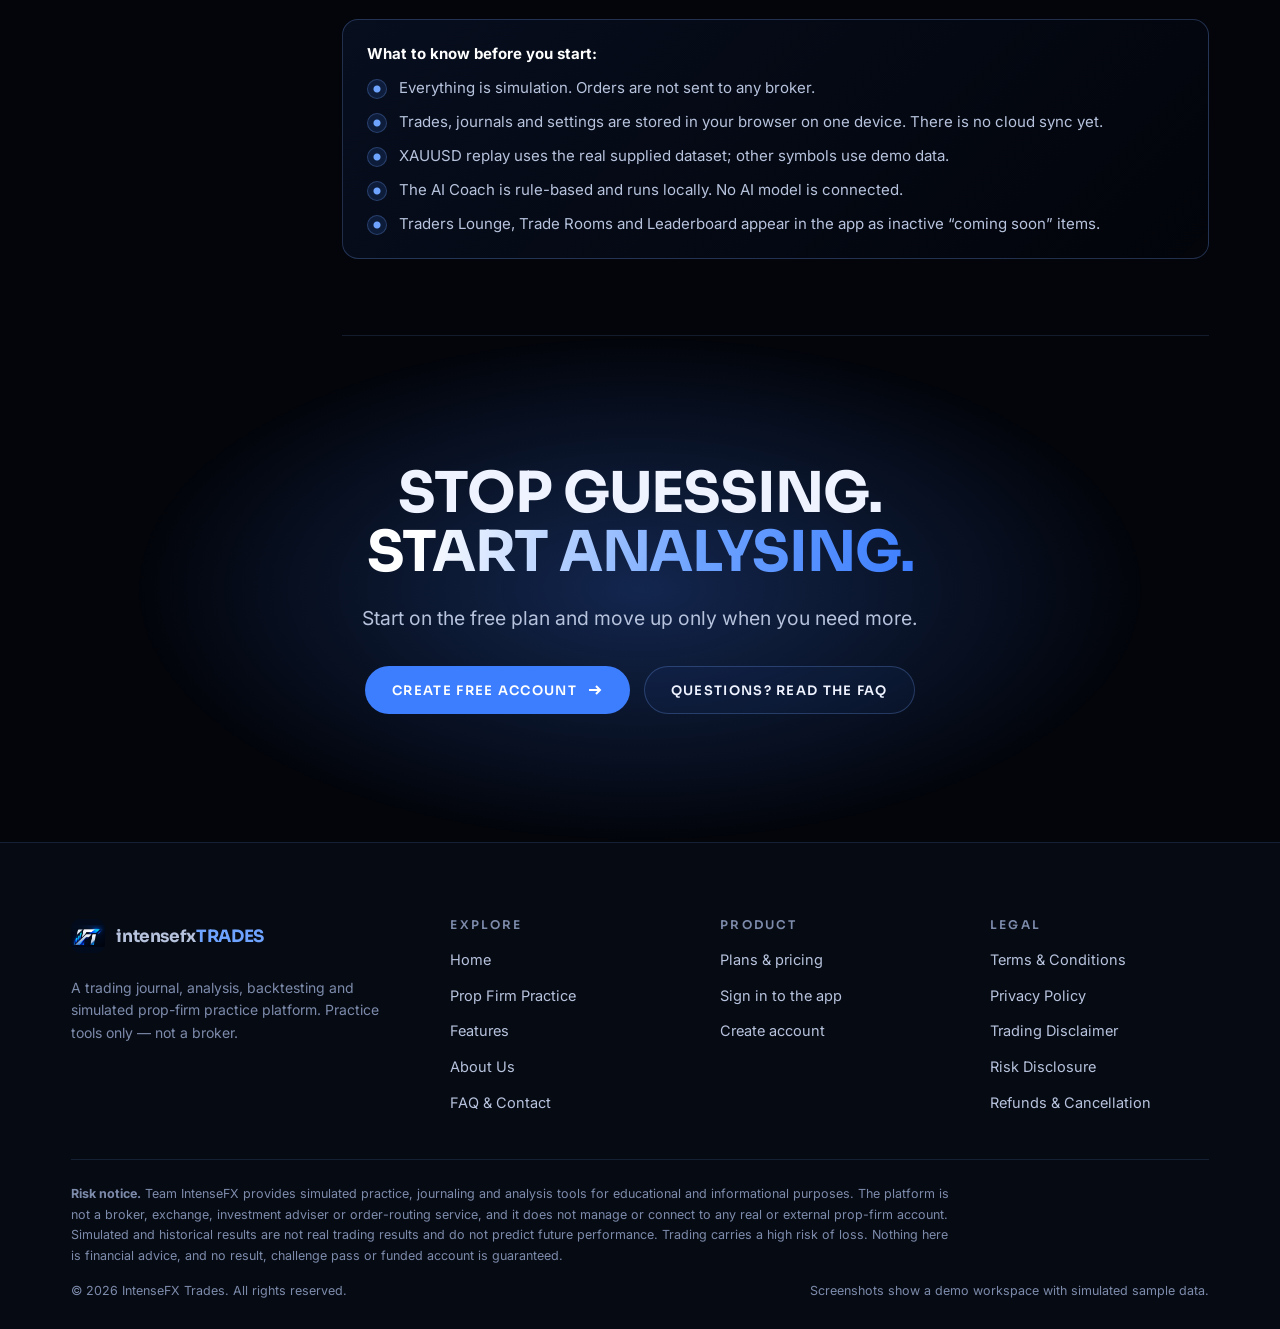
<file: frontend/marketing/features.html>
<!doctype html>
<html lang="en" class="js-off">
<head>
<meta charset="utf-8">
<meta name="viewport" content="width=device-width,initial-scale=1,viewport-fit=cover">
<title>Features &amp; Pricing — IntenseFX Trades</title>
<meta name="description" content="A tour of the IntenseFX Trades application: dashboard, trades, journal, performance, trade analysis, backtesting, replay and plans.">
<meta name="theme-color" content="#03050b">
<meta property="og:title" content="Features &amp; Pricing — IntenseFX Trades"><meta property="og:description" content="A tour of the IntenseFX Trades application: dashboard, trades, journal, performance, trade analysis, backtesting, replay and plans."><meta property="og:type" content="website">

<link rel="icon" type="image/png" sizes="32x32" href="assets/img/brand/favicon-32.png">
<link rel="apple-touch-icon" sizes="180x180" href="assets/img/brand/favicon-180.png">
<link rel="preload" href="assets/fonts/sora-latin-wght-normal.woff2" as="font" type="font/woff2" crossorigin>
<link rel="preload" href="assets/fonts/inter-latin-wght-normal.woff2" as="font" type="font/woff2" crossorigin>
<link rel="stylesheet" href="assets/css/site.css?v=da885454">
</head>
<body>
<a class="skip" href="#main">Skip to content</a>
<header class="nav"><div class="wrap"><a class="brand" href="index.html" aria-label="IntenseFX Trades — home"><img class="brand-logo" src="assets/img/brand/logo-icon.png" alt="IntenseFX Trades" width="34" height="34"><span class="brand-word">intensefx<b>TRADES</b></span></a><button class="nav-toggle" type="button" aria-expanded="false" aria-controls="nav-panel" aria-label="Open menu"><span></span><span></span><span></span></button><div class="nav-panel" id="nav-panel"><nav aria-label="Primary"><ul class="nav-links"><li><a href="index.html">Home</a></li><li><a href="prop-firm-practice.html">Prop Firm Practice</a></li><li><a href="features.html" aria-current="page">Features</a></li><li><a href="about.html">About Us</a></li><li><a href="faq-contact.html">FAQ &amp; Contact</a></li></ul></nav><div class="nav-actions"><a class="btn btn-ghost btn-sm" href="../#login" rel="noopener">Sign In</a><a class="btn btn-sm" href="../#signup" rel="noopener">Create Account</a></div></div></div></header>
<main id="main">
<!-- FEATURES: product tour -->
<section class="phero" aria-labelledby="h1">
  <div class="wrap">
    <p class="eyebrow">Product tour</p>
    <h1 id="h1">See what's <em style="font-style:normal;color:var(--blue-2)">inside.</em></h1>
    <p class="lede">Real screenshots from the IntenseFX Trades application, shown large enough to read. Select any image to enlarge it. Screenshots show a demo workspace with simulated sample data.</p>
    <div class="cta-row"><a class="btn" href="#pricing">Plans &amp; pricing <svg viewBox="0 0 16 16" fill="none" stroke="currentColor" stroke-width="2" aria-hidden="true"><path d="M2 8h11M9 4l4 4-4 4"/></svg></a><a class="btn btn-ghost" href="../#signup" rel="noopener">Create free account</a></div>
  </div>
</section>

<div class="wrap">
<div class="fx-layout">
  <nav class="fx-index" aria-label="On this page">
    <ol>
      <li><a href="#dashboard">Dashboard</a></li>
      <li><a href="#trades">Trades</a></li>
      <li><a href="#journal">Trading Journal</a></li>
      <li><a href="#performance">Performance</a></li>
      <li><a href="#trade-analysis">Trade Analysis</a></li>
      <li><a href="#ai-coach">AI Coach</a></li>
      <li><a href="#backtesting">Backtesting &amp; Replay</a></li>
      <li><a href="#chart-workspace">Chart Workspace</a></li>
      <li><a href="#prop-practice">Prop Firm Practice</a></li>
      <li><a href="#accounts">Accounts &amp; Sign-in</a></li>
      <li><a href="#pricing">Plans &amp; Billing</a></li>
      <li><a href="#limits">Honest limits</a></li>
    </ol>
  </nav>

  <div>
    <section class="fx-sec" id="dashboard" aria-labelledby="dashboard-h">
      <div class="badges"><span class="badge">Free plan</span></div>
      <h2 id="dashboard-h">Your whole workspace at a glance.</h2>
      <p class="lede">Total, unrealised and realised profit and loss, win rate, an equity performance chart with range filters, a monthly P&amp;L calendar, open positions and top performers.</p>
      <figure class="shot-wrap rv"><div class="shot" data-tilt><button type="button" class="zoom" aria-label="Enlarge screenshot: Dashboard with total, unrealised and realised P&amp;L, win rate, performance chart and monthly calendar"><img src="assets/img/features/dashboard.webp" width="1753" height="924" alt="Dashboard with total, unrealised and realised P&amp;L, win rate, performance chart and monthly calendar" loading="lazy" decoding="async"><span class="zoom-hint" aria-hidden="true">Enlarge ⤢</span></button></div><figcaption class="cap">The Dashboard in a demo workspace. Figures are simulated sample data, not real results.</figcaption></figure>
    </section>

    <section class="fx-sec" id="trades" aria-labelledby="trades-h">
      <div class="badges"><span class="badge">Free plan</span></div>
      <h2 id="trades-h">Every position. One list.</h2>
      <p class="lede">Open, closed and pending trades in one place. Record a trade by hand, import a CSV, export to CSV or Excel, and search, filter and sort your history.</p>
      <figure class="shot-wrap rv"><div class="shot"><button type="button" class="zoom" aria-label="Enlarge screenshot: Trade History list with open, closed and pending tabs and search, direction, result and sort filters"><img src="assets/img/features/trades.webp" width="1748" height="463" alt="Trade History list with open, closed and pending tabs and search, direction, result and sort filters" loading="lazy" decoding="async"><span class="zoom-hint" aria-hidden="true">Enlarge ⤢</span></button></div><figcaption class="cap">Trade History with search, direction and result filters. Demo workspace.</figcaption></figure>
    </section>

    <section class="fx-sec" id="journal" aria-labelledby="journal-h">
      <div class="badges"><span class="badge">Free plan</span></div>
      <h2 id="journal-h">Every trade has a lesson.</h2>
      <p class="lede">Review your trading history and turn individual trade records into a clearer picture of your trading process.</p>
      <figure class="shot-wrap rv"><div class="shot"><button type="button" class="zoom" aria-label="Enlarge screenshot: Trade Journal with summary tiles and a New Entry form with emotion, strategy, checklist, notes, lesson and tags"><img src="assets/img/features/journal.webp" width="1794" height="903" alt="Trade Journal with summary tiles and a New Entry form with emotion, strategy, checklist, notes, lesson and tags" loading="lazy" decoding="async"><span class="zoom-hint" aria-hidden="true">Enlarge ⤢</span></button></div><figcaption class="cap">The journal's New Entry form. This capture shows an empty journal; no entries or statistics are fabricated.</figcaption></figure>
      <ul class="fx-notes">
        <li><b>Capture the context</b>Emotion, strategy, risk:reward, confidence and execution rating.</li>
        <li><b>Use a checklist</b>Tick items such as HTF trend, order block, news checked, patience and discipline.</li>
        <li><b>Write it down</b>Notes, lesson learned, mistake and tags, linked to a trade or freeform.</li>
      </ul>
    </section>

    <section class="fx-sec" id="performance" aria-labelledby="performance-h">
      <div class="badges"><span class="badge green">Starter and above</span></div>
      <h2 id="performance-h">Stop looking at one trade. Start studying the pattern.</h2>
      <p class="lede">Review performance information and identify patterns in your trading decisions.</p>
      <figure class="shot-wrap rv"><div class="shot" data-tilt><button type="button" class="zoom" aria-label="Enlarge screenshot: Performance analytics with net profit, win rate, profit factor, expectancy, drawdown, equity curve and breakdown tables"><img src="assets/img/features/performance.webp" width="1794" height="782" alt="Performance analytics with net profit, win rate, profit factor, expectancy, drawdown, equity curve and breakdown tables" loading="lazy" decoding="async"><span class="zoom-hint" aria-hidden="true">Enlarge ⤢</span></button></div><figcaption class="cap">Performance analytics: key metrics, quick stats, equity curve and breakdowns by risk, time, session, symbol, strategy and psychology. Demo workspace.</figcaption></figure>
      <ul class="fx-notes">
        <li><b>Key metrics</b>Net profit, win rate, profit factor, expectancy, average R:R, max drawdown.</li>
        <li><b>Filters</b>By time period and by winners or losers.</li>
        <li><b>Breakdowns</b>Session, symbol, strategy and psychology tables.</li>
      </ul>
    </section>

    <section class="fx-sec" id="trade-analysis" aria-labelledby="trade-analysis-h">
      <div class="badges"><span class="badge purple">Pro and above</span></div>
      <h2 id="trade-analysis-h">Filter your history until it talks.</h2>
      <p class="lede">A full closed-trade log you can search by trade, date, symbol, session, emotion, mistake, lesson, strategy, journal field or tag.</p>
      <figure class="shot-wrap rv"><div class="shot"><button type="button" class="zoom" aria-label="Enlarge screenshot: Trade Analysis table of closed trades with symbol, side, entry, exit, lots, P&amp;L, session, strategy and emotion columns"><img src="assets/img/features/trade-analysis.webp" width="1732" height="389" alt="Trade Analysis table of closed trades with symbol, side, entry, exit, lots, P&amp;L, session, strategy and emotion columns" loading="lazy" decoding="async"><span class="zoom-hint" aria-hidden="true">Enlarge ⤢</span></button></div><figcaption class="cap">Trade Analysis: every closed trade with its journal fields and behaviour markers. Demo workspace.</figcaption></figure>
    </section>

    <section class="fx-sec" id="ai-coach" aria-labelledby="ai-coach-h">
      <div class="badges"><span class="badge red">Elite</span></div>
      <h2 id="ai-coach-h">A coach that reads your record.</h2>
      <p class="lede">The AI Coach is a rule-based review of your trading history, calculated locally in your browser. No AI model is connected, and it does not give financial advice.</p>
      <figure class="shot-wrap rv"><div class="shot" data-tilt><button type="button" class="zoom" aria-label="Enlarge screenshot: AI Coach with edge, risk, discipline and review scores, coach insights, current read and next trading rules"><img src="assets/img/features/ai-coach.webp" width="1730" height="735" alt="AI Coach with edge, risk, discipline and review scores, coach insights, current read and next trading rules" loading="lazy" decoding="async"><span class="zoom-hint" aria-hidden="true">Enlarge ⤢</span></button></div><figcaption class="cap">Edge, risk, discipline and review scores with insights and suggested trading rules. Demo workspace.</figcaption></figure>
    </section>

    <section class="fx-sec" id="backtesting" aria-labelledby="backtesting-h">
      <div class="badges"><span class="badge green">Backtesting: Starter+</span><span class="badge purple">Replay &amp; indicators: Pro+</span><span class="badge red">All replay history: Elite</span></div>
      <h2 id="backtesting-h">Test your thinking before trusting the setup.</h2>
      <p class="lede">Explore the available backtesting tools and evaluate trading ideas using the functionality supported by the platform.</p>
      <figure class="shot-wrap rv"><div class="shot" data-tilt><button type="button" class="zoom" aria-label="Enlarge screenshot: Backtesting workspace replaying XAUUSD with a watchlist, replay controls and drawn long and short position boxes"><img src="assets/img/features/backtesting.webp" width="1732" height="853" alt="Backtesting workspace replaying XAUUSD with a watchlist, replay controls and drawn long and short position boxes" loading="lazy" decoding="async"><span class="zoom-hint" aria-hidden="true">Enlarge ⤢</span></button></div><figcaption class="cap">XAUUSD replay with drawn position boxes, watchlist and replay controls. Demo workspace.</figcaption></figure>
      <ul class="fx-notes">
        <li><b>Real XAUUSD history</b>Replay uses the supplied XAUUSD dataset and stops at the last available candle.</li>
        <li><b>Replay controls</b>Step, play, jump, speed and bookmarks, with simulated orders and TP/SL.</li>
        <li><b>Other symbols</b>Other instruments in the watchlist currently use demo data.</li>
      </ul>
    </section>

    <section class="fx-sec" id="chart-workspace" aria-labelledby="chart-workspace-h">
      <div class="badges"><span class="badge">Chart workspace: Free</span><span class="badge purple">Indicators: Pro+</span></div>
      <h2 id="chart-workspace-h">A chart workspace built for review.</h2>
      <p class="lede">A full-screen chart workspace with drawing tools and technical indicators, plus a TradingView chart page in the sidebar.</p>
      <figure class="shot-wrap rv"><div class="shot"><button type="button" class="zoom" aria-label="Enlarge screenshot: TradingView chart page showing Gold Spot against the U.S. Dollar"><img src="assets/img/features/chart-workspace.webp" width="1729" height="901" alt="TradingView chart page showing Gold Spot against the U.S. Dollar" loading="lazy" decoding="async"><span class="zoom-hint" aria-hidden="true">Enlarge ⤢</span></button></div><figcaption class="cap">The TradingView chart page inside the app.</figcaption></figure>
      <div class="shot-row two" style="margin-top:26px;grid-template-columns:minmax(0,1fr) minmax(0,2fr);align-items:center">
        <figure class="shot-wrap rv"><div class="shot"><button type="button" class="zoom" aria-label="Enlarge screenshot: Drawing toolbar beside the chart"><img src="assets/img/features/drawing-tools.webp" width="420" height="604" alt="Drawing toolbar beside the chart" loading="lazy" decoding="async"><span class="zoom-hint" aria-hidden="true">Enlarge ⤢</span></button></div><figcaption class="cap">The drawing toolbar (small capture; a larger one is expected).</figcaption></figure>
        <div class="honest"><b>Drawing and indicators.</b> Draw trend lines, boxes and text on the chart, add technical indicators and view the FXN Asian Session Range indicator. Indicators require the Pro plan or above.</div>
      </div>
    </section>

    <section class="fx-sec" id="prop-practice" aria-labelledby="prop-practice-h">
      <div class="badges"><span class="badge green">Starter and above</span></div>
      <h2 id="prop-practice-h">Prop Firm Practice.</h2>
      <p class="lede">Simulated, prop-firm-style practice accounts with a XAUUSD practice chart and their own performance, trade analysis and AI Coach views. It is a simulation and never connects to a real prop firm.</p>
      <div class="shot-row two">
        <figure class="shot-wrap rv"><div class="shot"><button type="button" class="zoom" aria-label="Enlarge screenshot: Prop Firm Session practice account overview"><img src="assets/img/prop/prop-overview.webp" width="1280" height="720" alt="Prop Firm Session practice account overview" loading="lazy" decoding="async"><span class="zoom-hint" aria-hidden="true">Enlarge ⤢</span></button></div><figcaption class="cap">Prop Firm Session: practice accounts, balance, equity and loss limits.</figcaption></figure>
        <figure class="shot-wrap rv"><div class="shot"><button type="button" class="zoom" aria-label="Enlarge screenshot: Prop Practice Chart for XAUUSD"><img src="assets/img/prop/prop-chart.webp" width="1280" height="720" alt="Prop Practice Chart for XAUUSD" loading="lazy" decoding="async"><span class="zoom-hint" aria-hidden="true">Enlarge ⤢</span></button></div><figcaption class="cap">Prop Practice Chart with the Replay panel.</figcaption></figure>
      </div>
      <div class="cta-row" style="margin-top:26px"><a class="btn btn-ghost" href="prop-firm-practice.html">Read about Prop Firm Practice <svg viewBox="0 0 16 16" fill="none" stroke="currentColor" stroke-width="2" aria-hidden="true"><path d="M2 8h11M9 4l4 4-4 4"/></svg></a></div>
    </section>

    <section class="fx-sec" id="accounts" aria-labelledby="accounts-h">
      <div class="badges"><span class="badge">Free plan</span></div>
      <h2 id="accounts-h">Sign in. Practise. Pick up where you left off.</h2>
      <p class="lede">Create an account with email and password, reset it if you forget, and switch between trading accounts from the sidebar. The free plan includes one demo trading account; paid plans add more.</p>
      <div class="shot-row">
        <figure class="shot-wrap rv"><div class="shot"><button type="button" class="zoom" aria-label="Enlarge screenshot: Sign-in card"><img src="assets/img/features/auth-login.webp" width="485" height="695" alt="Sign-in card" loading="lazy" decoding="async"><span class="zoom-hint" aria-hidden="true">Enlarge ⤢</span></button></div><figcaption class="cap">Sign in</figcaption></figure>
        <figure class="shot-wrap rv"><div class="shot"><button type="button" class="zoom" aria-label="Enlarge screenshot: Create account form"><img src="assets/img/features/auth-register.webp" width="485" height="720" alt="Create account form" loading="lazy" decoding="async"><span class="zoom-hint" aria-hidden="true">Enlarge ⤢</span></button></div><figcaption class="cap">Create account (capture is clipped at the top edge).</figcaption></figure>
        <figure class="shot-wrap rv"><div class="shot"><button type="button" class="zoom" aria-label="Enlarge screenshot: Password reset card"><img src="assets/img/features/auth-reset.webp" width="475" height="520" alt="Password reset card" loading="lazy" decoding="async"><span class="zoom-hint" aria-hidden="true">Enlarge ⤢</span></button></div><figcaption class="cap">Reset password</figcaption></figure>
      </div>
      <p class="fine-print">Your trading workspace is saved in your browser on your device. Cloud sync is not available yet. The app has its own sign-in, and this website never asks for your password.</p>
    </section>

    <section class="fx-sec" id="pricing" aria-labelledby="pricing-h">
      <div class="badges"><span class="badge">Prepaid access · no automatic renewal</span></div>
      <h2 id="pricing-h">Choose your trading workspace.</h2>
      <p class="lede">Permissions follow your verified plan. Choose 1, 3 or 12 months of prepaid access. Prices are in INR and no term discount is applied.</p>
      <div class="pricing-top"><label class="select">Access duration<select id="duration" data-symbol="₹"><option value="1">1 month</option><option value="3">3 months</option><option value="12">12 months</option></select></label><span class="muted" style="font-size:13px">Totals update with the duration you pick.</span></div>
      <div class="plans"><article class="plan blue rv" data-monthly="0"><div class="tier">Blue</div><h3>Free</h3><div class="price"><span class="amt">₹0</span> <small class="unit">forever</small></div><div class="total"></div><ul><li>Dashboard, trades and journal</li><li>Chart workspace</li><li>One demo trading account</li></ul><a class="btn" href="../" rel="noopener">Continue Free</a><p class="fine">Free forever · no card</p></article><article class="plan green rv" data-monthly="49"><div class="tier">Green</div><h3>Starter</h3><div class="price"><span class="amt">₹49</span> <small class="unit">/ 1 month</small></div><div class="total"></div><ul><li>Everything in Blue</li><li>Analysis and performance</li><li>Backtesting</li><li>Additional trading accounts</li></ul><a class="btn" href="../#subscription" rel="noopener">Choose Starter</a><p class="fine">Prepaid access · no automatic renewal</p></article><article class="plan purple rv" data-monthly="149"><div class="tier">Purple</div><h3>Pro</h3><div class="price"><span class="amt">₹149</span> <small class="unit">/ 1 month</small></div><div class="total"></div><ul><li>Everything in Green</li><li>Replay and technical indicators</li><li>Trading Analysis</li><li>Replay history limited to one year</li></ul><a class="btn" href="../#subscription" rel="noopener">Choose Pro</a><p class="fine">Prepaid access · no automatic renewal</p></article><article class="plan red rv" data-monthly="199"><div class="tier">Red</div><h3>Elite</h3><div class="price"><span class="amt">₹199</span> <small class="unit">/ 1 month</small></div><div class="total"></div><ul><li>Everything in Purple</li><li>AI Coach and premium settings</li><li>Full supported XAUUSD history</li><li>All available replay history</li></ul><a class="btn" href="../#subscription" rel="noopener">Choose Elite</a><p class="fine">Prepaid access · no automatic renewal</p></article></div>
      <div class="vip rv" data-monthly="249"><div><div class="k">GOLDEN VIP PASS</div><h3>Every supported feature. Full access.</h3><p>A separate pass, not a fifth plan. Includes all Elite features and full supported history.</p></div><div><div class="p"><span class="amt">₹249</span> <small class="unit">/ 1 month</small></div><div class="total muted" style="font-size:12.5px;text-align:right"></div><a class="btn" href="../#subscription" rel="noopener">View the pass</a></div></div>
      <p class="fine-print">Purchases and plan changes happen inside the app, and paid access activates only after the server verifies a captured payment. If paid checkout is not enabled in the app yet, the app will say so; nothing on this website takes payment. <span class="badge confirm">Refund policy and payment methods: to be confirmed by owner</span></p>
      <div style="margin-top:30px"><figure class="shot-wrap rv"><div class="shot"><button type="button" class="zoom" aria-label="Enlarge screenshot: Plans and Billing page showing Blue Free, Green Starter, Purple Pro and Red Elite plans, a VIP key redemption box and the Golden VIP Pass"><img src="assets/img/features/billing.webp" width="1618" height="930" alt="Plans and Billing page showing Blue Free, Green Starter, Purple Pro and Red Elite plans, a VIP key redemption box and the Golden VIP Pass" loading="lazy" decoding="async"><span class="zoom-hint" aria-hidden="true">Enlarge ⤢</span></button></div><figcaption class="cap">The in-app Plans & Billing page, with VIP key redemption and the Golden VIP Pass.</figcaption></figure></div>
    </section>

    <section class="fx-sec" id="limits" aria-labelledby="limits-h">
      <h2 id="limits-h">Honest limits.</h2>
      <div class="honest">
        <p style="margin-bottom:10px"><b>What to know before you start:</b></p>
        <ul class="ticks" style="margin:0;padding-left:0">
          <li>Everything is simulation. Orders are not sent to any broker.</li>
          <li>Trades, journals and settings are stored in your browser on one device. There is no cloud sync yet.</li>
          <li>XAUUSD replay uses the real supplied dataset; other symbols use demo data.</li>
          <li>The AI Coach is rule-based and runs locally. No AI model is connected.</li>
          <li>Traders Lounge, Trade Rooms and Leaderboard appear in the app as inactive “coming soon” items.</li>
        </ul>
      </div>
    </section>
  </div>
</div>
</div>

<section class="sec final" aria-labelledby="fin-t">
  <div class="wrap">
    <h2 class="tag rv" id="fin-t">Stop guessing. <em>Start analysing.</em></h2>
    <p class="lede rv">Start on the free plan and move up only when you need more.</p>
    <div class="cta-row rv"><a class="btn" href="../" rel="noopener">Create free account <svg viewBox="0 0 16 16" fill="none" stroke="currentColor" stroke-width="2" aria-hidden="true"><path d="M2 8h11M9 4l4 4-4 4"/></svg></a><a class="btn btn-ghost" href="faq-contact.html">Questions? Read the FAQ</a></div>
  </div>
</section>

</main>
<footer class="footer"><div class="wrap">
<div class="foot-grid">
<div><a class="brand" href="index.html" aria-label="IntenseFX Trades — home"><img class="brand-logo" src="assets/img/brand/logo-icon.png" alt="IntenseFX Trades" width="34" height="34"><span class="brand-word">intensefx<b>TRADES</b></span></a><p class="foot-about">A trading journal, analysis, backtesting and simulated prop-firm practice platform. Practice tools only — not a broker.</p></div>
<div><h4>Explore</h4><ul><li><a href="index.html">Home</a></li><li><a href="prop-firm-practice.html">Prop Firm Practice</a></li><li><a href="features.html">Features</a></li><li><a href="about.html">About Us</a></li><li><a href="faq-contact.html">FAQ &amp; Contact</a></li></ul></div>
<div><h4>Product</h4><ul><li><a href="features.html#pricing">Plans &amp; pricing</a></li><li><a href="../">Sign in to the app</a></li><li><a href="../">Create account</a></li></ul></div>
<div><h4>Legal</h4><ul><li><a href="legal.html#terms">Terms &amp; Conditions</a></li><li><a href="legal.html#privacy">Privacy Policy</a></li><li><a href="legal.html#disclaimer">Trading Disclaimer</a></li><li><a href="legal.html#risk">Risk Disclosure</a></li><li><a href="legal.html#refunds">Refunds &amp; Cancellation</a></li></ul></div>
</div>
<div class="foot-risk"><p><strong>Risk notice.</strong> Team IntenseFX provides simulated practice, journaling and analysis tools for educational and informational purposes. The platform is not a broker, exchange, investment adviser or order-routing service, and it does not manage or connect to any real or external prop-firm account. Simulated and historical results are not real trading results and do not predict future performance. Trading carries a high risk of loss. Nothing here is financial advice, and no result, challenge pass or funded account is guaranteed.</p></div>
<div class="foot-bottom"><span>© 2026 IntenseFX Trades. All rights reserved.</span><span>Screenshots show a demo workspace with simulated sample data.</span></div>
</div></footer>
<script src="assets/js/site.js?v=a6c6d876" defer></script>
</body>
</html>
</file>
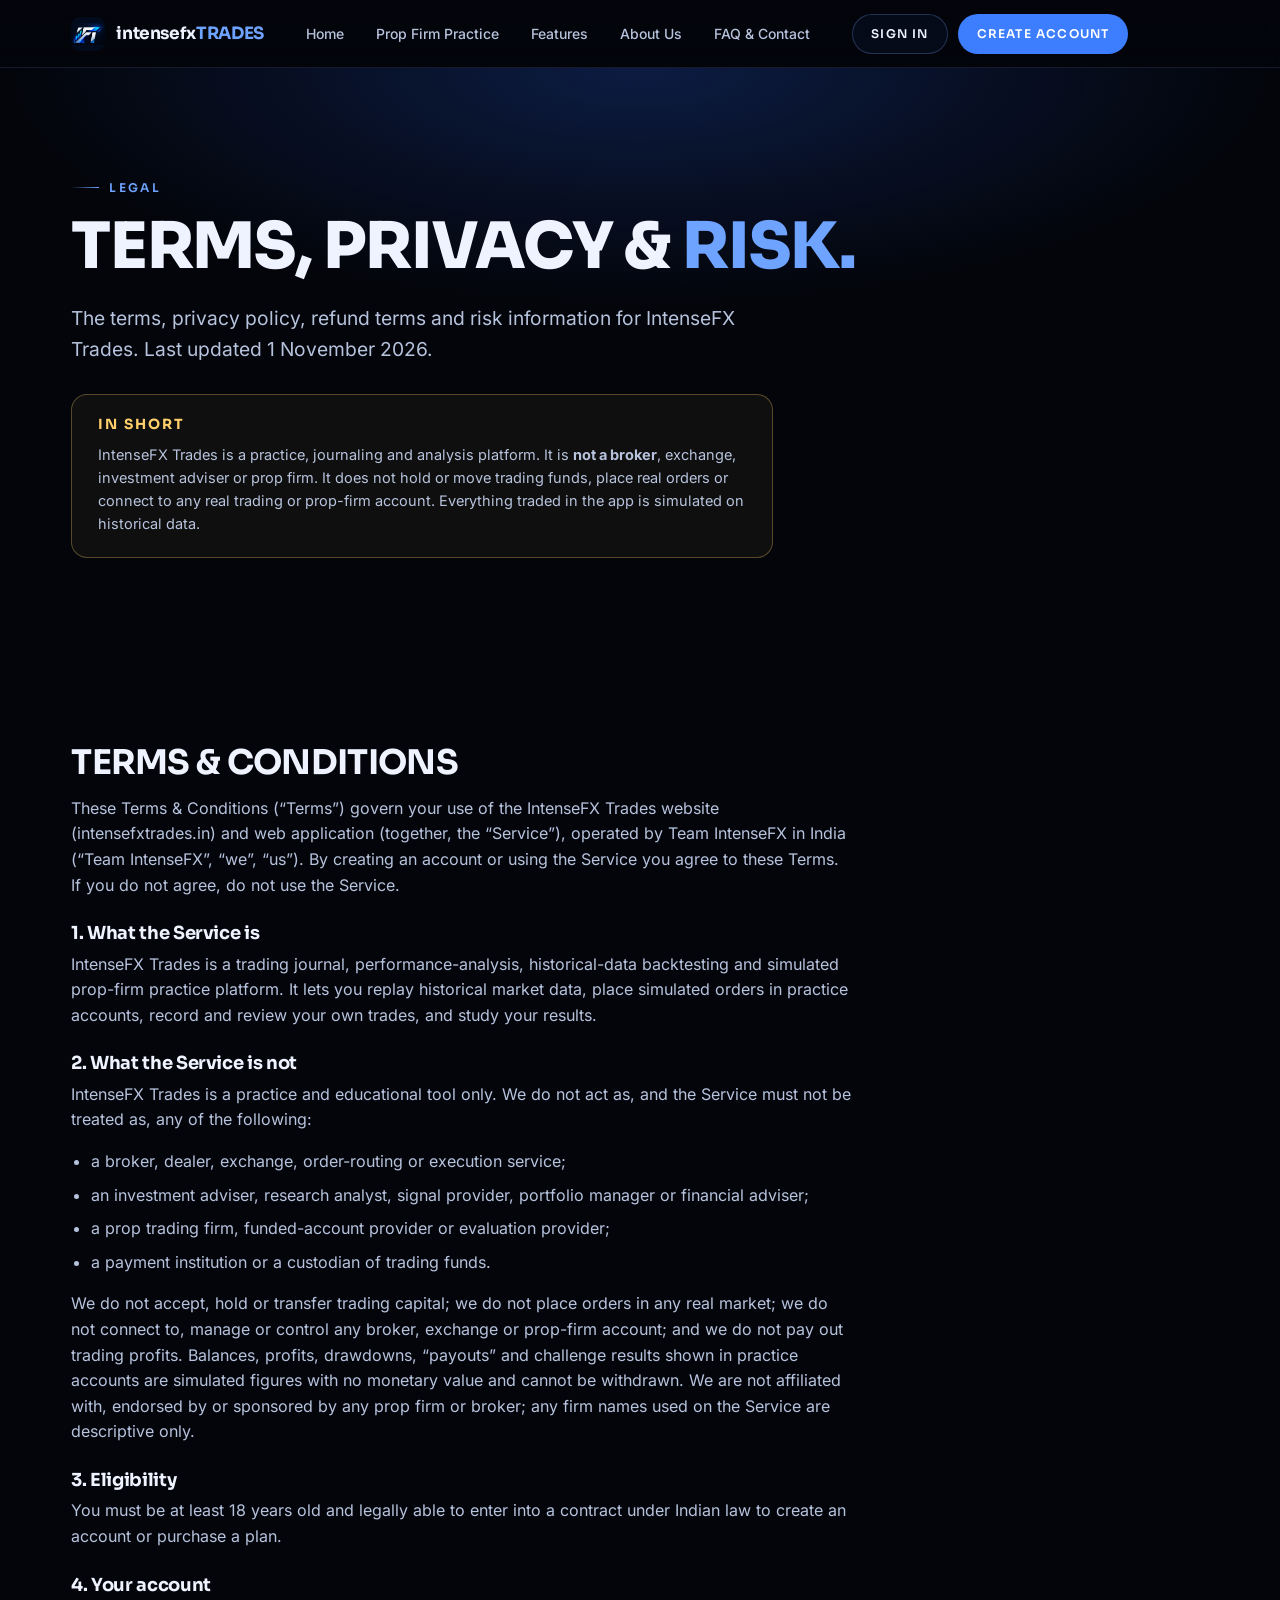
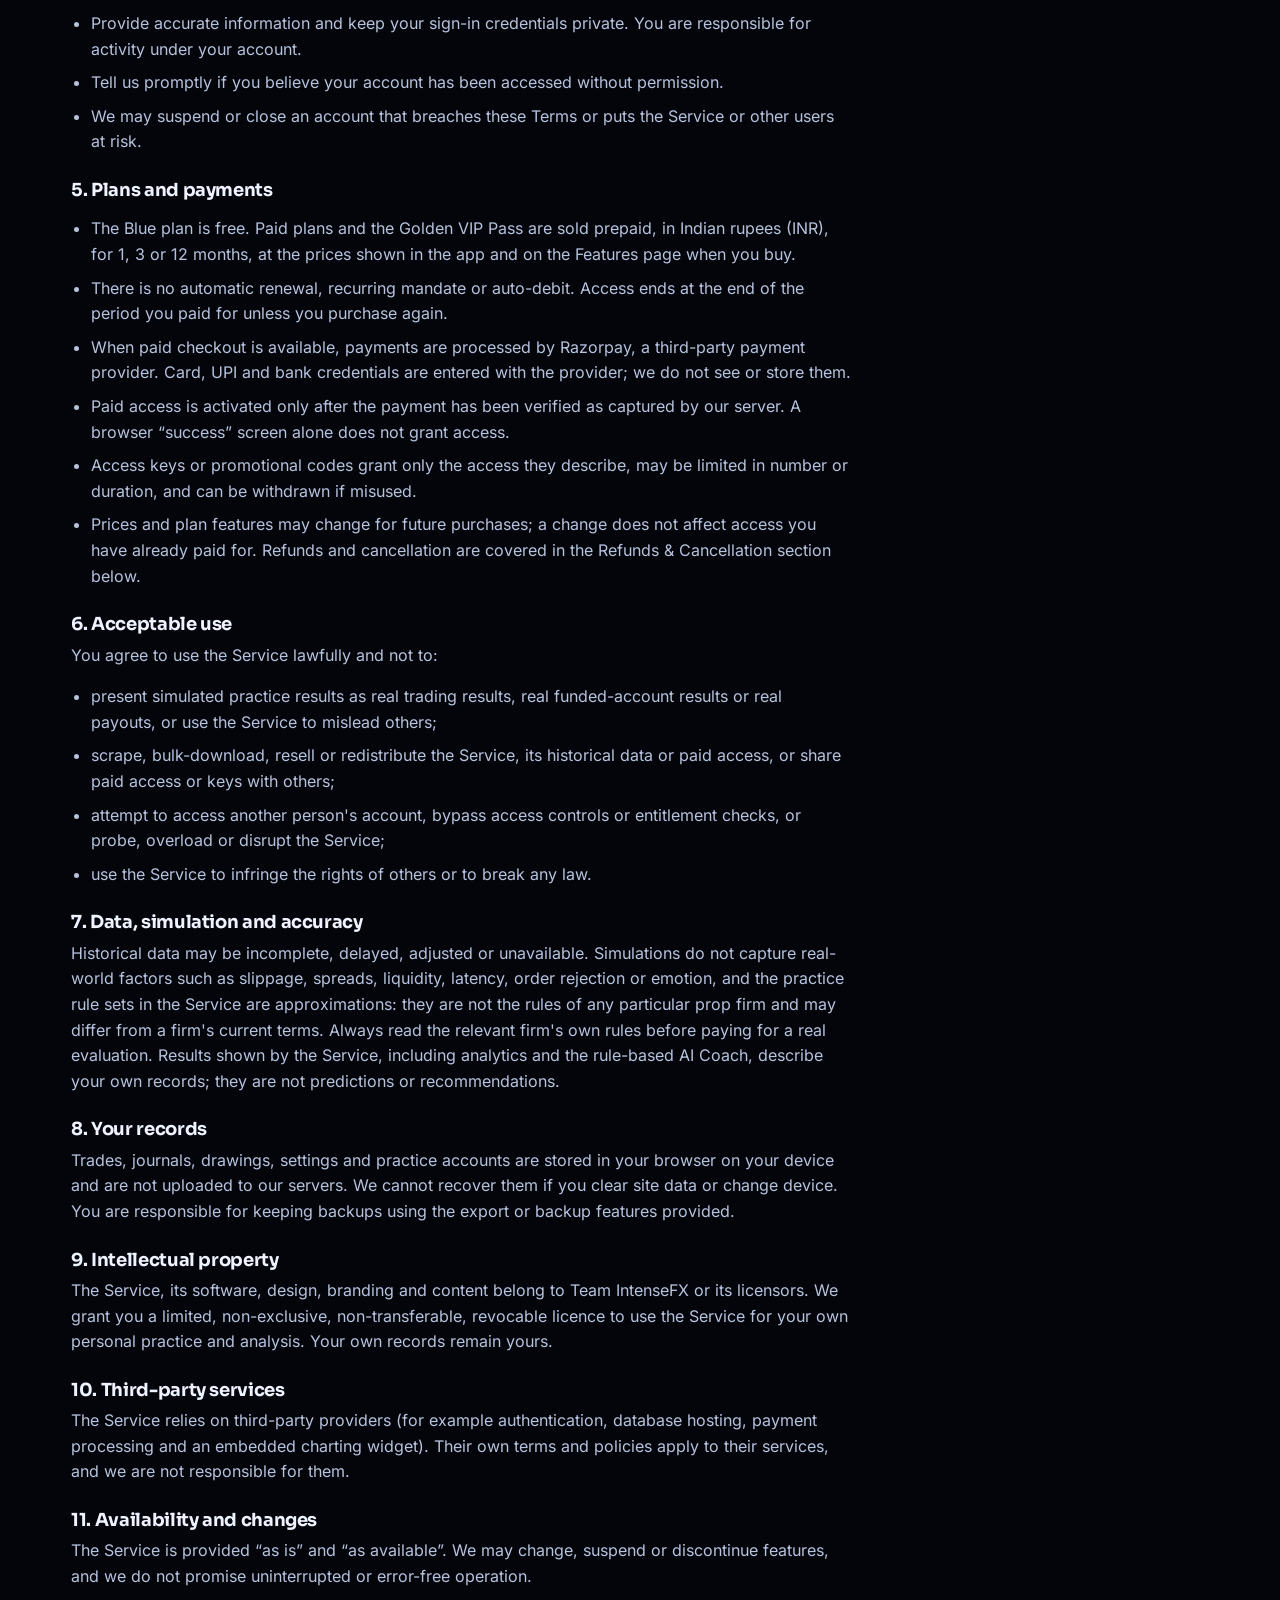
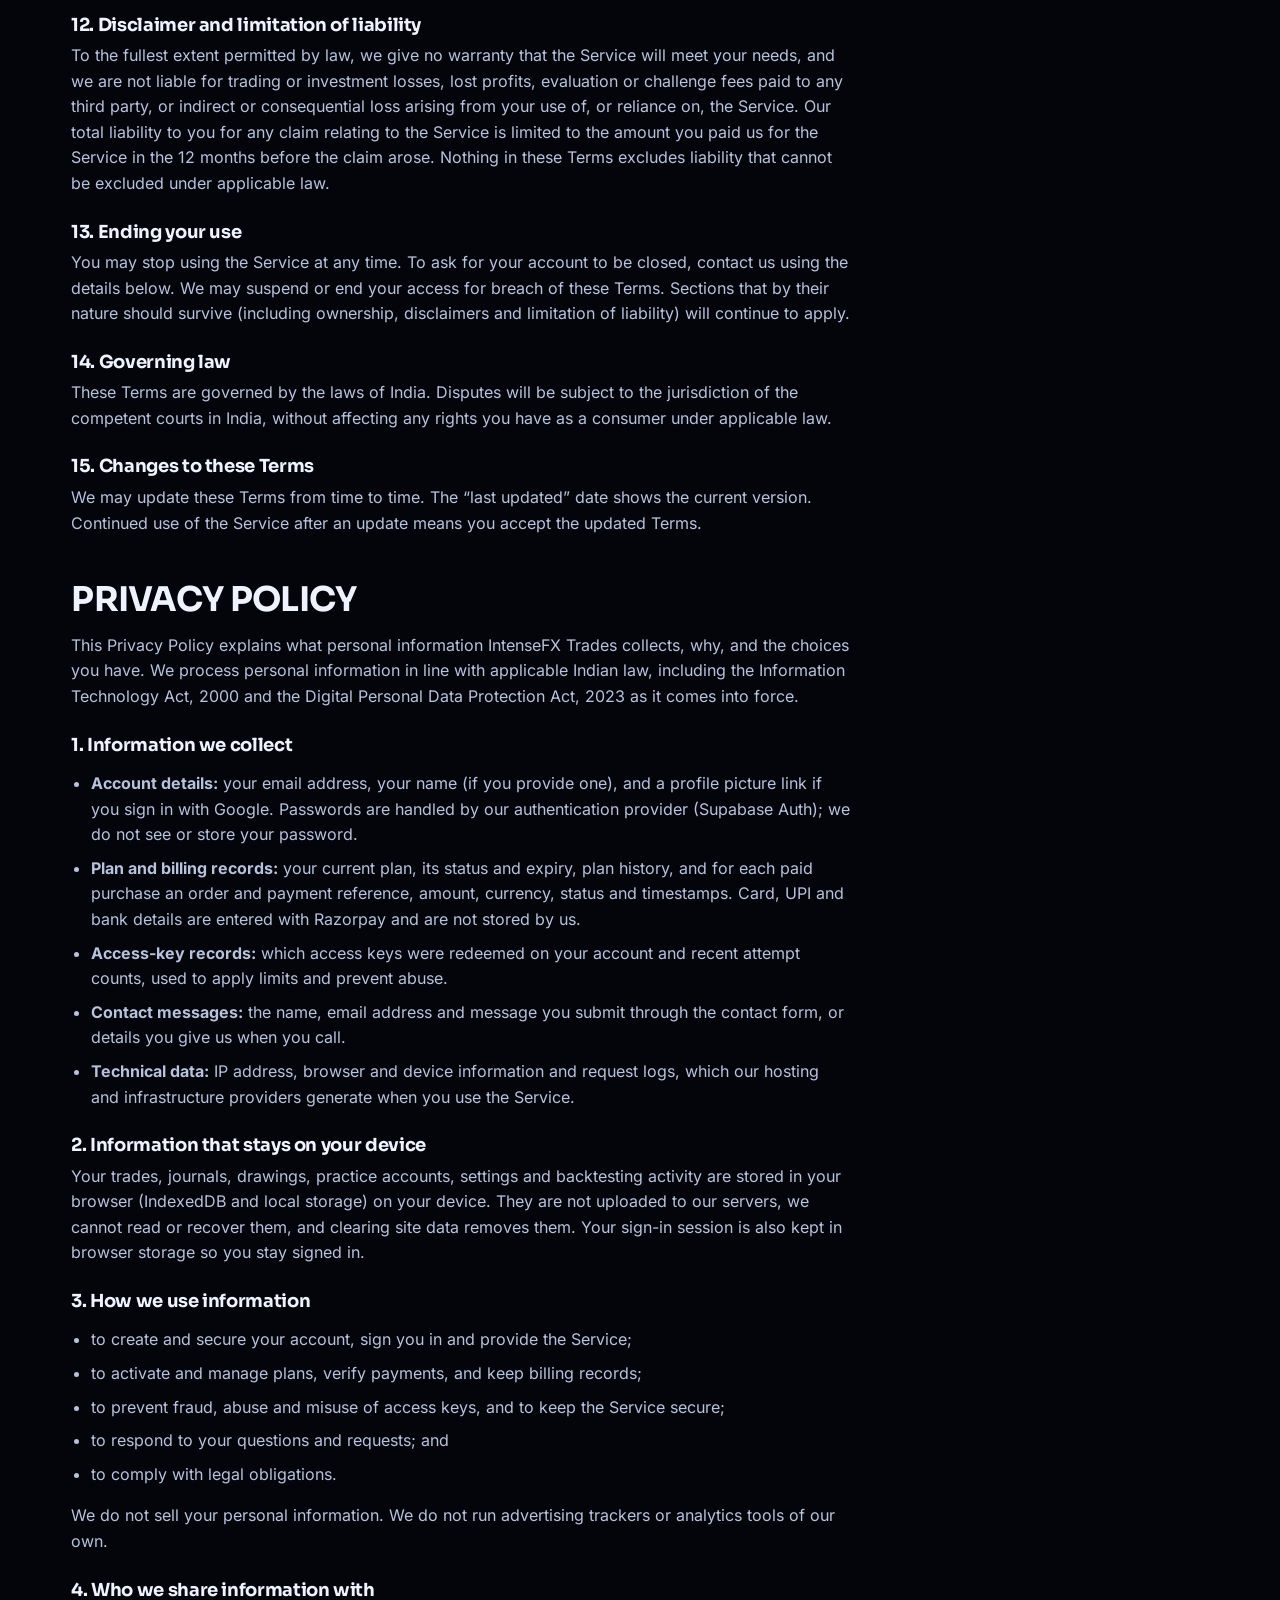
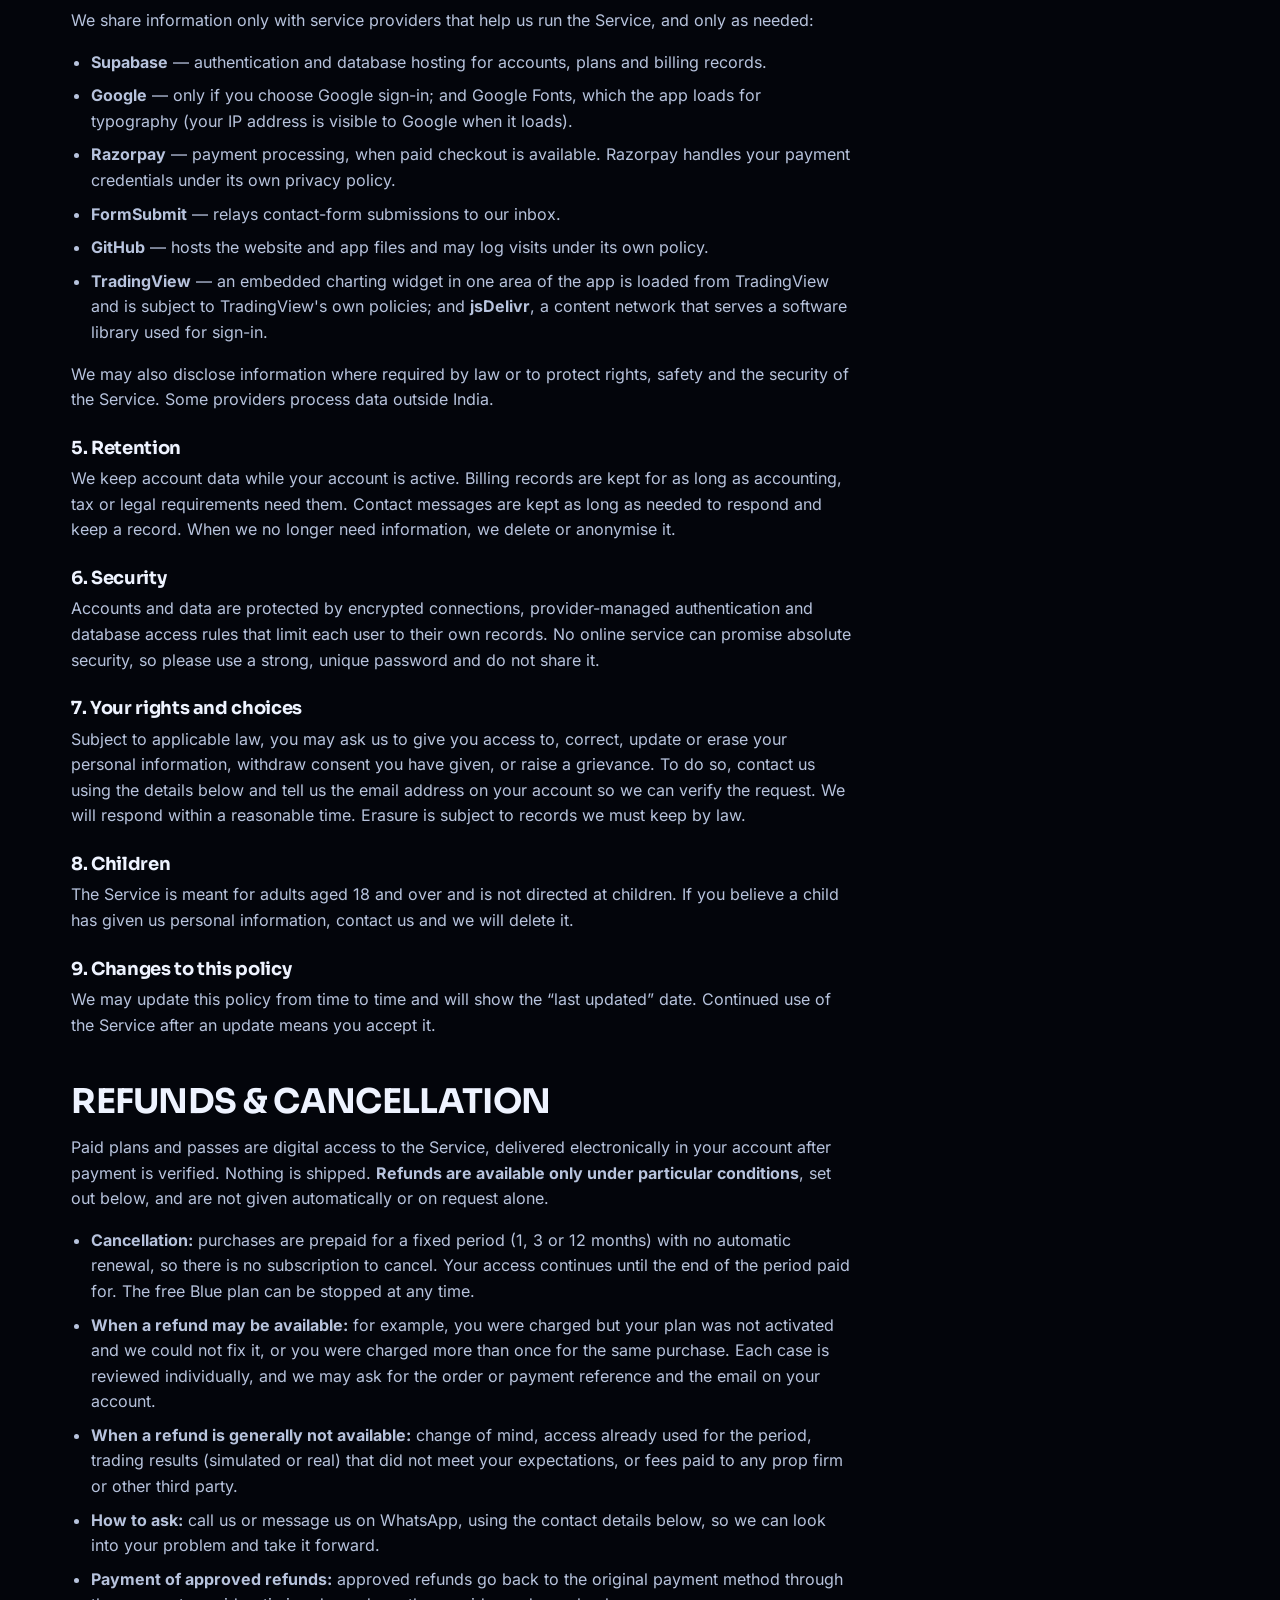
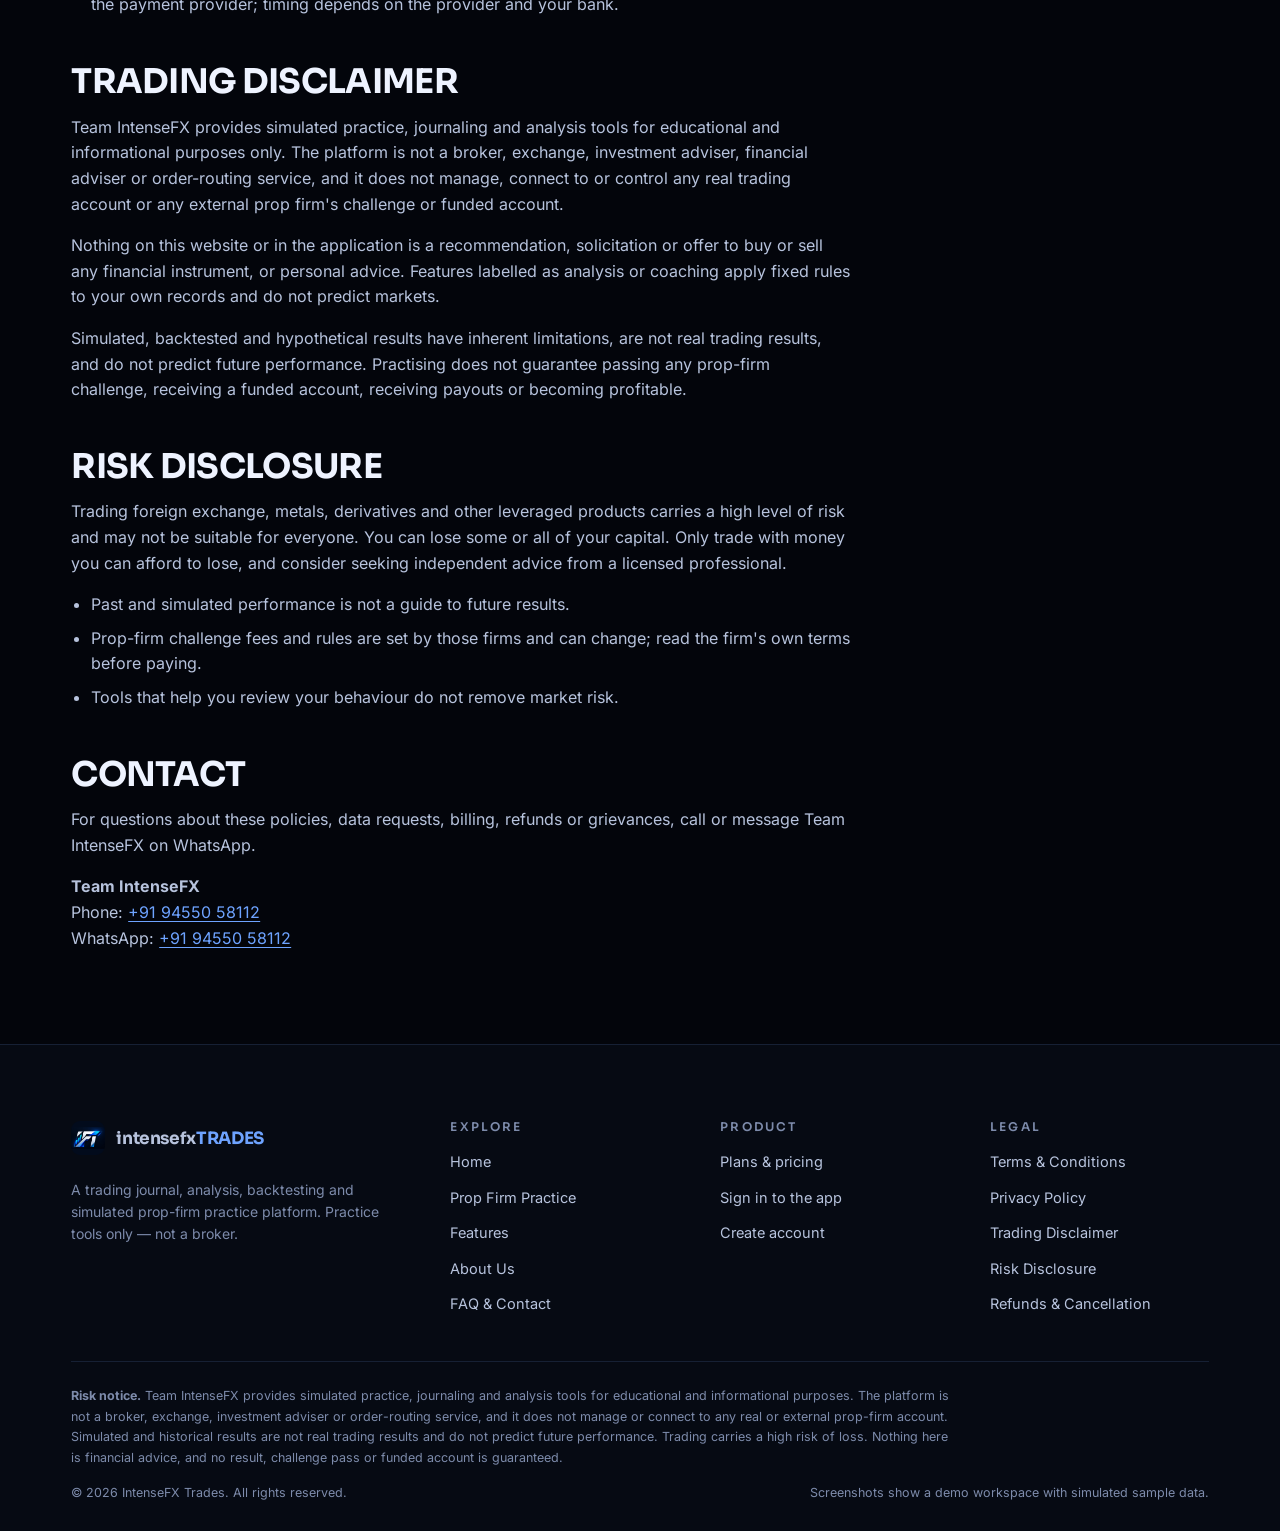
<file: frontend/marketing/legal.html>
<!doctype html>
<html lang="en" class="js-off">
<head>
<meta charset="utf-8">
<meta name="viewport" content="width=device-width,initial-scale=1,viewport-fit=cover">
<title>Terms, Privacy &amp; Risk — IntenseFX Trades</title>
<meta name="description" content="Terms, privacy, trading disclaimer and risk disclosure for IntenseFX Trades.">
<meta name="theme-color" content="#03050b">
<meta property="og:title" content="Terms, Privacy &amp; Risk — IntenseFX Trades"><meta property="og:description" content="Terms, privacy, trading disclaimer and risk disclosure for IntenseFX Trades."><meta property="og:type" content="website">

<link rel="icon" type="image/png" sizes="32x32" href="assets/img/brand/favicon-32.png">
<link rel="apple-touch-icon" sizes="180x180" href="assets/img/brand/favicon-180.png">
<link rel="preload" href="assets/fonts/sora-latin-wght-normal.woff2" as="font" type="font/woff2" crossorigin>
<link rel="preload" href="assets/fonts/inter-latin-wght-normal.woff2" as="font" type="font/woff2" crossorigin>
<link rel="stylesheet" href="assets/css/site.css?v=da885454">
</head>
<body>
<a class="skip" href="#main">Skip to content</a>
<header class="nav"><div class="wrap"><a class="brand" href="index.html" aria-label="IntenseFX Trades — home"><img class="brand-logo" src="assets/img/brand/logo-icon.png" alt="IntenseFX Trades" width="34" height="34"><span class="brand-word">intensefx<b>TRADES</b></span></a><button class="nav-toggle" type="button" aria-expanded="false" aria-controls="nav-panel" aria-label="Open menu"><span></span><span></span><span></span></button><div class="nav-panel" id="nav-panel"><nav aria-label="Primary"><ul class="nav-links"><li><a href="index.html">Home</a></li><li><a href="prop-firm-practice.html">Prop Firm Practice</a></li><li><a href="features.html">Features</a></li><li><a href="about.html">About Us</a></li><li><a href="faq-contact.html">FAQ &amp; Contact</a></li></ul></nav><div class="nav-actions"><a class="btn btn-ghost btn-sm" href="../#login" rel="noopener">Sign In</a><a class="btn btn-sm" href="../#signup" rel="noopener">Create Account</a></div></div></div></header>
<main id="main">
<!-- LEGAL (sixth route; keeps the five primary pages intact) -->
<section class="phero" aria-labelledby="h1">
  <div class="wrap">
    <p class="eyebrow">Legal</p>
    <h1 id="h1" style="max-width:20ch">Terms, privacy &amp; <em style="font-style:normal;color:var(--blue-2)">risk.</em></h1>
    <p class="lede">The terms, privacy policy, refund terms and risk information for IntenseFX Trades. Last updated 1 November 2026.</p>
    <div class="disclose" style="max-width:78ch"><h3>In short</h3><p>IntenseFX Trades is a practice, journaling and analysis platform. It is <strong>not a broker</strong>, exchange, investment adviser or prop firm. It does not hold or move trading funds, place real orders or connect to any real trading or prop-firm account. Everything traded in the app is simulated on historical data.</p></div>
  </div>
</section>

<section class="sec-tight">
  <div class="wrap">
    <div class="prose">
      <h2 id="terms">Terms &amp; Conditions</h2>
      <p>These Terms &amp; Conditions (&ldquo;Terms&rdquo;) govern your use of the IntenseFX Trades website (intensefxtrades.in) and web application (together, the &ldquo;Service&rdquo;), operated by Team IntenseFX in India (&ldquo;Team IntenseFX&rdquo;, &ldquo;we&rdquo;, &ldquo;us&rdquo;). By creating an account or using the Service you agree to these Terms. If you do not agree, do not use the Service.</p>
      <h3>1. What the Service is</h3>
      <p>IntenseFX Trades is a trading journal, performance-analysis, historical-data backtesting and simulated prop-firm practice platform. It lets you replay historical market data, place simulated orders in practice accounts, record and review your own trades, and study your results.</p>
      <h3>2. What the Service is not</h3>
      <p>IntenseFX Trades is a practice and educational tool only. We do not act as, and the Service must not be treated as, any of the following:</p>
      <ul><li>a broker, dealer, exchange, order-routing or execution service;</li><li>an investment adviser, research analyst, signal provider, portfolio manager or financial adviser;</li><li>a prop trading firm, funded-account provider or evaluation provider;</li><li>a payment institution or a custodian of trading funds.</li></ul>
      <p>We do not accept, hold or transfer trading capital; we do not place orders in any real market; we do not connect to, manage or control any broker, exchange or prop-firm account; and we do not pay out trading profits. Balances, profits, drawdowns, &ldquo;payouts&rdquo; and challenge results shown in practice accounts are simulated figures with no monetary value and cannot be withdrawn. We are not affiliated with, endorsed by or sponsored by any prop firm or broker; any firm names used on the Service are descriptive only.</p>
      <h3>3. Eligibility</h3>
      <p>You must be at least 18 years old and legally able to enter into a contract under Indian law to create an account or purchase a plan.</p>
      <h3>4. Your account</h3>
      <ul><li>Provide accurate information and keep your sign-in credentials private. You are responsible for activity under your account.</li><li>Tell us promptly if you believe your account has been accessed without permission.</li><li>We may suspend or close an account that breaches these Terms or puts the Service or other users at risk.</li></ul>
      <h3>5. Plans and payments</h3>
      <ul><li>The Blue plan is free. Paid plans and the Golden VIP Pass are sold prepaid, in Indian rupees (INR), for 1, 3 or 12 months, at the prices shown in the app and on the Features page when you buy.</li><li>There is no automatic renewal, recurring mandate or auto-debit. Access ends at the end of the period you paid for unless you purchase again.</li><li>When paid checkout is available, payments are processed by Razorpay, a third-party payment provider. Card, UPI and bank credentials are entered with the provider; we do not see or store them.</li><li>Paid access is activated only after the payment has been verified as captured by our server. A browser &ldquo;success&rdquo; screen alone does not grant access.</li><li>Access keys or promotional codes grant only the access they describe, may be limited in number or duration, and can be withdrawn if misused.</li><li>Prices and plan features may change for future purchases; a change does not affect access you have already paid for. Refunds and cancellation are covered in the Refunds &amp; Cancellation section below.</li></ul>
      <h3>6. Acceptable use</h3>
      <p>You agree to use the Service lawfully and not to:</p>
      <ul><li>present simulated practice results as real trading results, real funded-account results or real payouts, or use the Service to mislead others;</li><li>scrape, bulk-download, resell or redistribute the Service, its historical data or paid access, or share paid access or keys with others;</li><li>attempt to access another person's account, bypass access controls or entitlement checks, or probe, overload or disrupt the Service;</li><li>use the Service to infringe the rights of others or to break any law.</li></ul>
      <h3>7. Data, simulation and accuracy</h3>
      <p>Historical data may be incomplete, delayed, adjusted or unavailable. Simulations do not capture real-world factors such as slippage, spreads, liquidity, latency, order rejection or emotion, and the practice rule sets in the Service are approximations: they are not the rules of any particular prop firm and may differ from a firm's current terms. Always read the relevant firm's own rules before paying for a real evaluation. Results shown by the Service, including analytics and the rule-based AI Coach, describe your own records; they are not predictions or recommendations.</p>
      <h3>8. Your records</h3>
      <p>Trades, journals, drawings, settings and practice accounts are stored in your browser on your device and are not uploaded to our servers. We cannot recover them if you clear site data or change device. You are responsible for keeping backups using the export or backup features provided.</p>
      <h3>9. Intellectual property</h3>
      <p>The Service, its software, design, branding and content belong to Team IntenseFX or its licensors. We grant you a limited, non-exclusive, non-transferable, revocable licence to use the Service for your own personal practice and analysis. Your own records remain yours.</p>
      <h3>10. Third-party services</h3>
      <p>The Service relies on third-party providers (for example authentication, database hosting, payment processing and an embedded charting widget). Their own terms and policies apply to their services, and we are not responsible for them.</p>
      <h3>11. Availability and changes</h3>
      <p>The Service is provided &ldquo;as is&rdquo; and &ldquo;as available&rdquo;. We may change, suspend or discontinue features, and we do not promise uninterrupted or error-free operation.</p>
      <h3>12. Disclaimer and limitation of liability</h3>
      <p>To the fullest extent permitted by law, we give no warranty that the Service will meet your needs, and we are not liable for trading or investment losses, lost profits, evaluation or challenge fees paid to any third party, or indirect or consequential loss arising from your use of, or reliance on, the Service. Our total liability to you for any claim relating to the Service is limited to the amount you paid us for the Service in the 12 months before the claim arose. Nothing in these Terms excludes liability that cannot be excluded under applicable law.</p>
      <h3>13. Ending your use</h3>
      <p>You may stop using the Service at any time. To ask for your account to be closed, contact us using the details below. We may suspend or end your access for breach of these Terms. Sections that by their nature should survive (including ownership, disclaimers and limitation of liability) will continue to apply.</p>
      <h3>14. Governing law</h3>
      <p>These Terms are governed by the laws of India. Disputes will be subject to the jurisdiction of the competent courts in India, without affecting any rights you have as a consumer under applicable law.</p>
      <h3>15. Changes to these Terms</h3>
      <p>We may update these Terms from time to time. The &ldquo;last updated&rdquo; date shows the current version. Continued use of the Service after an update means you accept the updated Terms.</p>

      <h2 id="privacy">Privacy Policy</h2>
      <p>This Privacy Policy explains what personal information IntenseFX Trades collects, why, and the choices you have. We process personal information in line with applicable Indian law, including the Information Technology Act, 2000 and the Digital Personal Data Protection Act, 2023 as it comes into force.</p>
      <h3>1. Information we collect</h3>
      <ul><li><strong>Account details:</strong> your email address, your name (if you provide one), and a profile picture link if you sign in with Google. Passwords are handled by our authentication provider (Supabase Auth); we do not see or store your password.</li><li><strong>Plan and billing records:</strong> your current plan, its status and expiry, plan history, and for each paid purchase an order and payment reference, amount, currency, status and timestamps. Card, UPI and bank details are entered with Razorpay and are not stored by us.</li><li><strong>Access-key records:</strong> which access keys were redeemed on your account and recent attempt counts, used to apply limits and prevent abuse.</li><li><strong>Contact messages:</strong> the name, email address and message you submit through the contact form, or details you give us when you call.</li><li><strong>Technical data:</strong> IP address, browser and device information and request logs, which our hosting and infrastructure providers generate when you use the Service.</li></ul>
      <h3>2. Information that stays on your device</h3>
      <p>Your trades, journals, drawings, practice accounts, settings and backtesting activity are stored in your browser (IndexedDB and local storage) on your device. They are not uploaded to our servers, we cannot read or recover them, and clearing site data removes them. Your sign-in session is also kept in browser storage so you stay signed in.</p>
      <h3>3. How we use information</h3>
      <ul><li>to create and secure your account, sign you in and provide the Service;</li><li>to activate and manage plans, verify payments, and keep billing records;</li><li>to prevent fraud, abuse and misuse of access keys, and to keep the Service secure;</li><li>to respond to your questions and requests; and</li><li>to comply with legal obligations.</li></ul>
      <p>We do not sell your personal information. We do not run advertising trackers or analytics tools of our own.</p>
      <h3>4. Who we share information with</h3>
      <p>We share information only with service providers that help us run the Service, and only as needed:</p>
      <ul><li><strong>Supabase</strong> &mdash; authentication and database hosting for accounts, plans and billing records.</li><li><strong>Google</strong> &mdash; only if you choose Google sign-in; and Google Fonts, which the app loads for typography (your IP address is visible to Google when it loads).</li><li><strong>Razorpay</strong> &mdash; payment processing, when paid checkout is available. Razorpay handles your payment credentials under its own privacy policy.</li><li><strong>FormSubmit</strong> &mdash; relays contact-form submissions to our inbox.</li><li><strong>GitHub</strong> &mdash; hosts the website and app files and may log visits under its own policy.</li><li><strong>TradingView</strong> &mdash; an embedded charting widget in one area of the app is loaded from TradingView and is subject to TradingView's own policies; and <strong>jsDelivr</strong>, a content network that serves a software library used for sign-in.</li></ul>
      <p>We may also disclose information where required by law or to protect rights, safety and the security of the Service. Some providers process data outside India.</p>
      <h3>5. Retention</h3>
      <p>We keep account data while your account is active. Billing records are kept for as long as accounting, tax or legal requirements need them. Contact messages are kept as long as needed to respond and keep a record. When we no longer need information, we delete or anonymise it.</p>
      <h3>6. Security</h3>
      <p>Accounts and data are protected by encrypted connections, provider-managed authentication and database access rules that limit each user to their own records. No online service can promise absolute security, so please use a strong, unique password and do not share it.</p>
      <h3>7. Your rights and choices</h3>
      <p>Subject to applicable law, you may ask us to give you access to, correct, update or erase your personal information, withdraw consent you have given, or raise a grievance. To do so, contact us using the details below and tell us the email address on your account so we can verify the request. We will respond within a reasonable time. Erasure is subject to records we must keep by law.</p>
      <h3>8. Children</h3>
      <p>The Service is meant for adults aged 18 and over and is not directed at children. If you believe a child has given us personal information, contact us and we will delete it.</p>
      <h3>9. Changes to this policy</h3>
      <p>We may update this policy from time to time and will show the &ldquo;last updated&rdquo; date. Continued use of the Service after an update means you accept it.</p>

      <h2 id="refunds">Refunds &amp; Cancellation</h2>
      <p>Paid plans and passes are digital access to the Service, delivered electronically in your account after payment is verified. Nothing is shipped. <strong>Refunds are available only under particular conditions</strong>, set out below, and are not given automatically or on request alone.</p>
      <ul><li><strong>Cancellation:</strong> purchases are prepaid for a fixed period (1, 3 or 12 months) with no automatic renewal, so there is no subscription to cancel. Your access continues until the end of the period paid for. The free Blue plan can be stopped at any time.</li><li><strong>When a refund may be available:</strong> for example, you were charged but your plan was not activated and we could not fix it, or you were charged more than once for the same purchase. Each case is reviewed individually, and we may ask for the order or payment reference and the email on your account.</li><li><strong>When a refund is generally not available:</strong> change of mind, access already used for the period, trading results (simulated or real) that did not meet your expectations, or fees paid to any prop firm or other third party.</li><li><strong>How to ask:</strong> call us or message us on WhatsApp, using the contact details below, so we can look into your problem and take it forward.</li><li><strong>Payment of approved refunds:</strong> approved refunds go back to the original payment method through the payment provider; timing depends on the provider and your bank.</li></ul>

      <h2 id="disclaimer">Trading Disclaimer</h2>
      <p>Team IntenseFX provides simulated practice, journaling and analysis tools for educational and informational purposes only. The platform is not a broker, exchange, investment adviser, financial adviser or order-routing service, and it does not manage, connect to or control any real trading account or any external prop firm's challenge or funded account.</p>
      <p>Nothing on this website or in the application is a recommendation, solicitation or offer to buy or sell any financial instrument, or personal advice. Features labelled as analysis or coaching apply fixed rules to your own records and do not predict markets.</p>
      <p>Simulated, backtested and hypothetical results have inherent limitations, are not real trading results, and do not predict future performance. Practising does not guarantee passing any prop-firm challenge, receiving a funded account, receiving payouts or becoming profitable.</p>

      <h2 id="risk">Risk Disclosure</h2>
      <p>Trading foreign exchange, metals, derivatives and other leveraged products carries a high level of risk and may not be suitable for everyone. You can lose some or all of your capital. Only trade with money you can afford to lose, and consider seeking independent advice from a licensed professional.</p>
      <ul><li>Past and simulated performance is not a guide to future results.</li><li>Prop-firm challenge fees and rules are set by those firms and can change; read the firm's own terms before paying.</li><li>Tools that help you review your behaviour do not remove market risk.</li></ul>

      <h2 id="contact-legal">Contact</h2>
      <p>For questions about these policies, data requests, billing, refunds or grievances, call or message Team IntenseFX on WhatsApp.</p>
      <p><strong>Team IntenseFX</strong><br>Phone: <a href="tel:+919455058112">+91 94550 58112</a><br>WhatsApp: <a href="https://wa.me/919455058112" rel="noopener">+91 94550 58112</a></p>
    </div>
  </div>
</section>

</main>
<footer class="footer"><div class="wrap">
<div class="foot-grid">
<div><a class="brand" href="index.html" aria-label="IntenseFX Trades — home"><img class="brand-logo" src="assets/img/brand/logo-icon.png" alt="IntenseFX Trades" width="34" height="34"><span class="brand-word">intensefx<b>TRADES</b></span></a><p class="foot-about">A trading journal, analysis, backtesting and simulated prop-firm practice platform. Practice tools only — not a broker.</p></div>
<div><h4>Explore</h4><ul><li><a href="index.html">Home</a></li><li><a href="prop-firm-practice.html">Prop Firm Practice</a></li><li><a href="features.html">Features</a></li><li><a href="about.html">About Us</a></li><li><a href="faq-contact.html">FAQ &amp; Contact</a></li></ul></div>
<div><h4>Product</h4><ul><li><a href="features.html#pricing">Plans &amp; pricing</a></li><li><a href="../">Sign in to the app</a></li><li><a href="../">Create account</a></li></ul></div>
<div><h4>Legal</h4><ul><li><a href="legal.html#terms">Terms &amp; Conditions</a></li><li><a href="legal.html#privacy">Privacy Policy</a></li><li><a href="legal.html#disclaimer">Trading Disclaimer</a></li><li><a href="legal.html#risk">Risk Disclosure</a></li><li><a href="legal.html#refunds">Refunds &amp; Cancellation</a></li></ul></div>
</div>
<div class="foot-risk"><p><strong>Risk notice.</strong> Team IntenseFX provides simulated practice, journaling and analysis tools for educational and informational purposes. The platform is not a broker, exchange, investment adviser or order-routing service, and it does not manage or connect to any real or external prop-firm account. Simulated and historical results are not real trading results and do not predict future performance. Trading carries a high risk of loss. Nothing here is financial advice, and no result, challenge pass or funded account is guaranteed.</p></div>
<div class="foot-bottom"><span>© 2026 IntenseFX Trades. All rights reserved.</span><span>Screenshots show a demo workspace with simulated sample data.</span></div>
</div></footer>
<script src="assets/js/site.js?v=a6c6d876" defer></script>
</body>
</html>
</file>
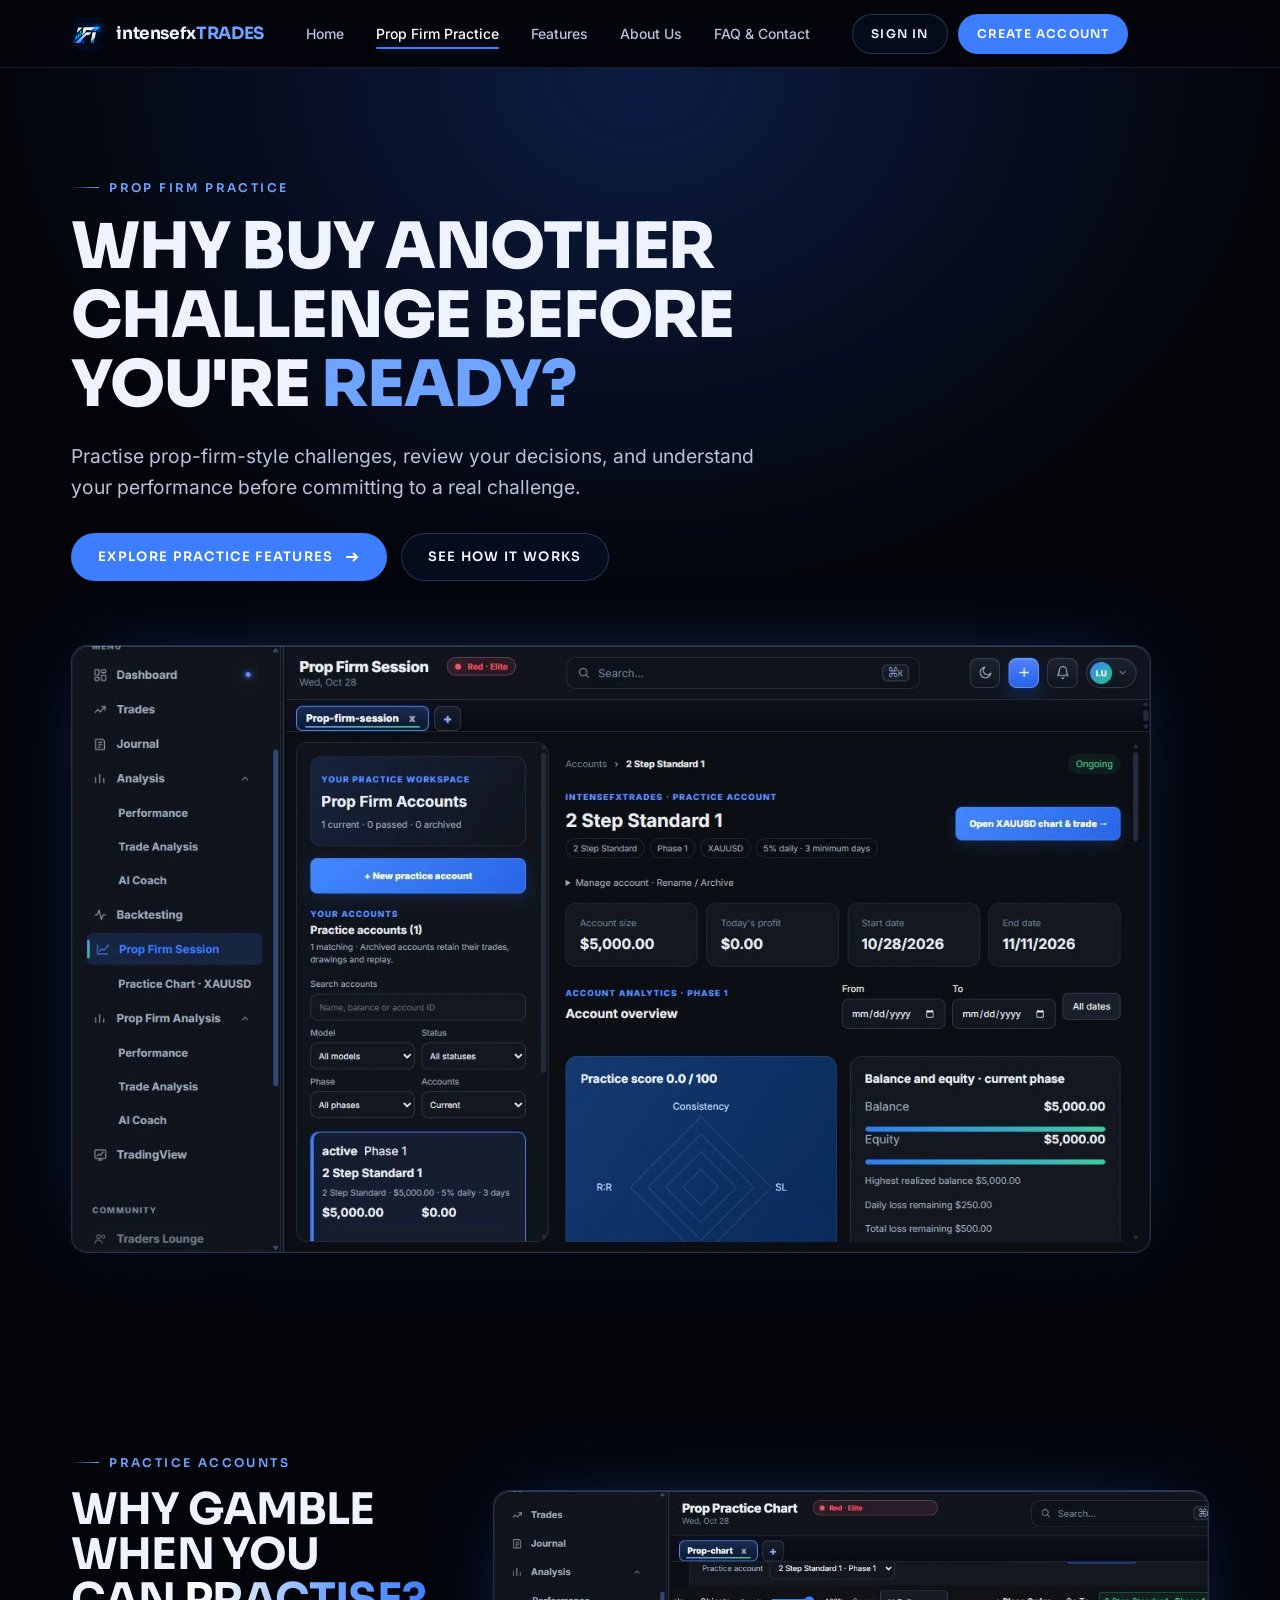
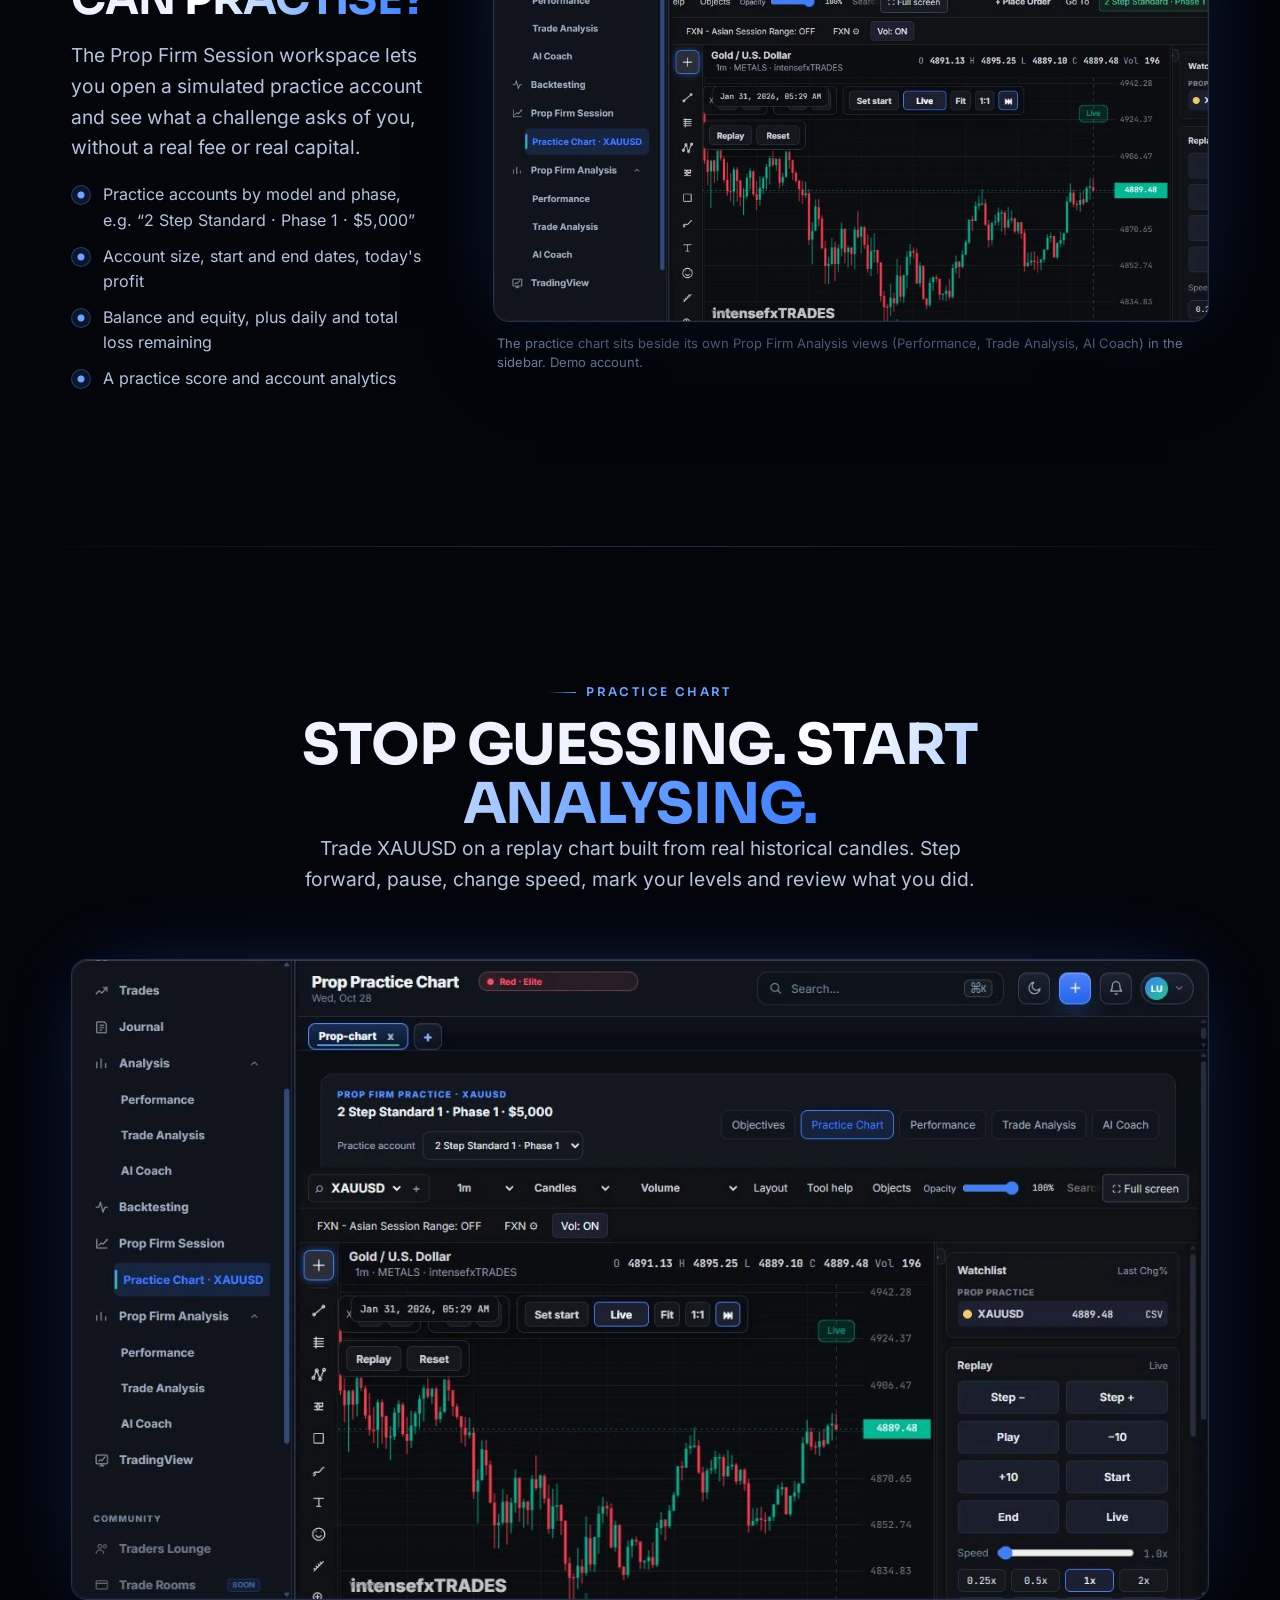
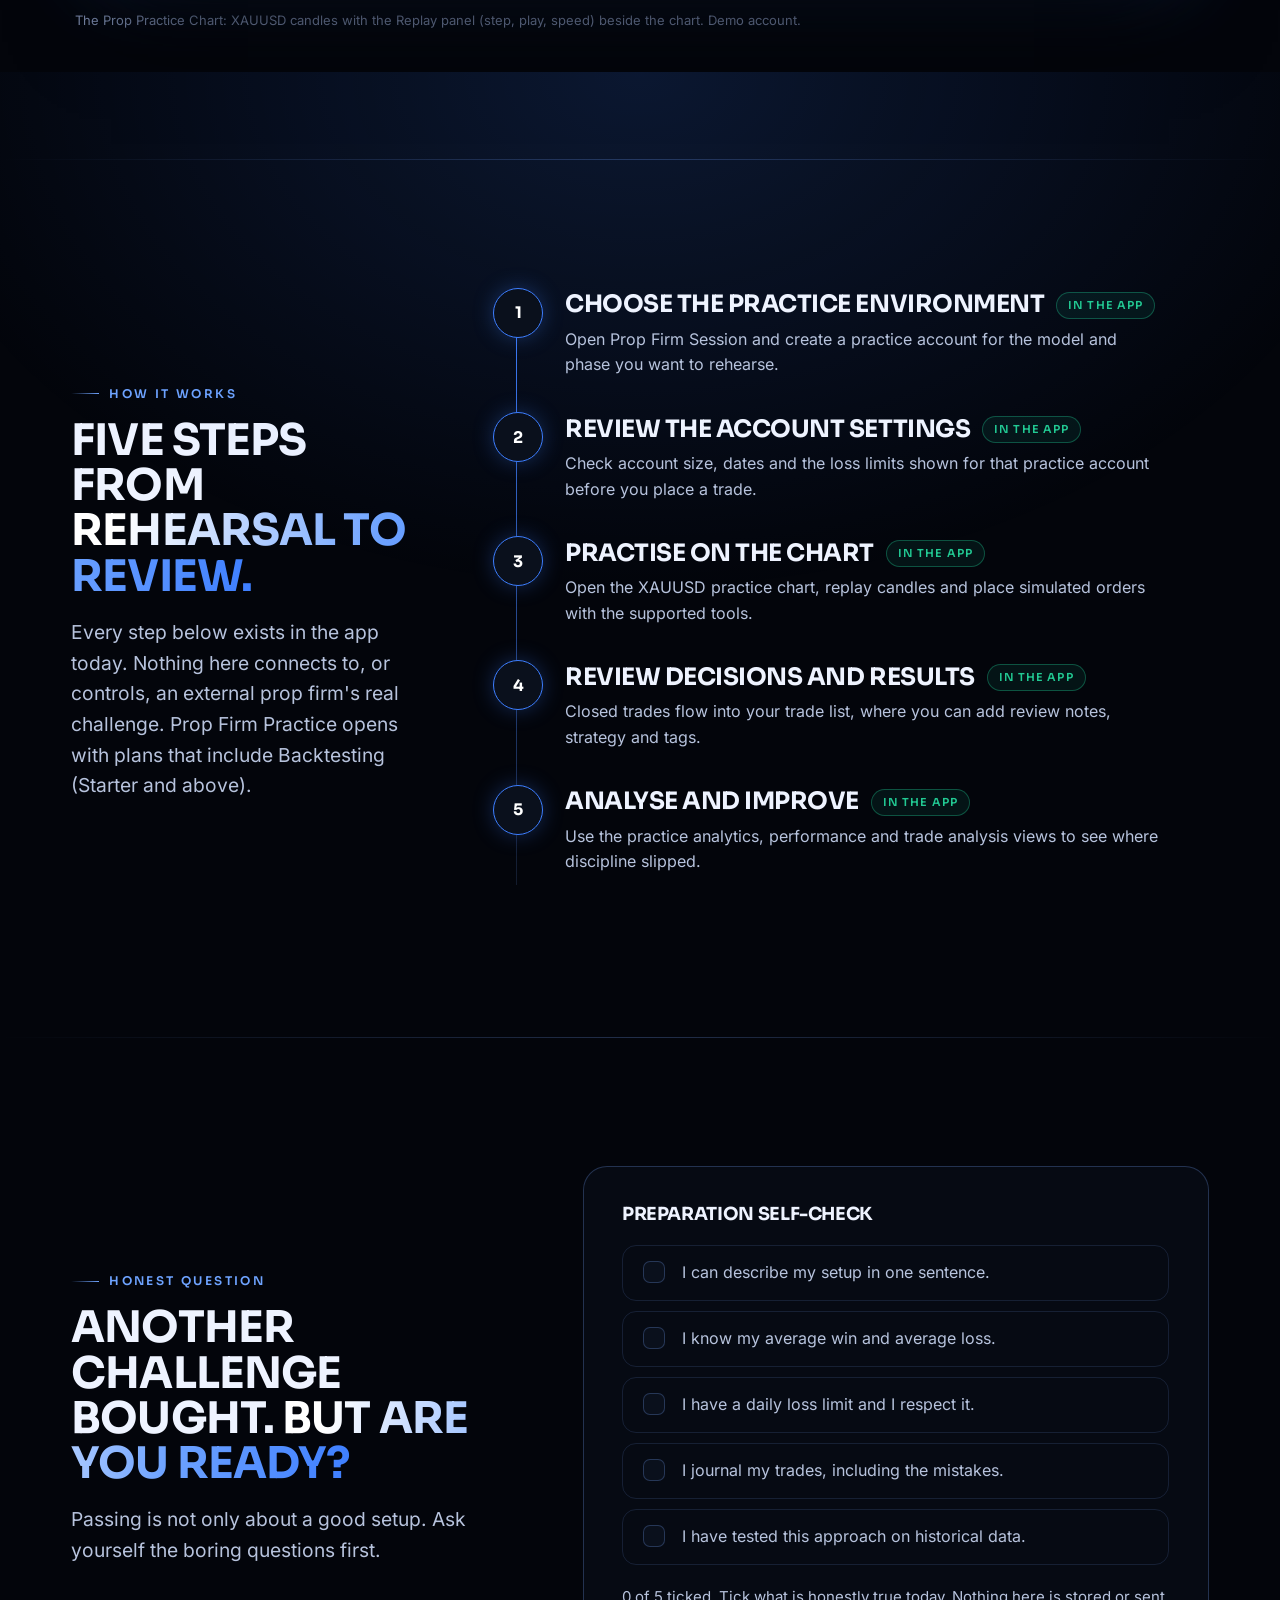
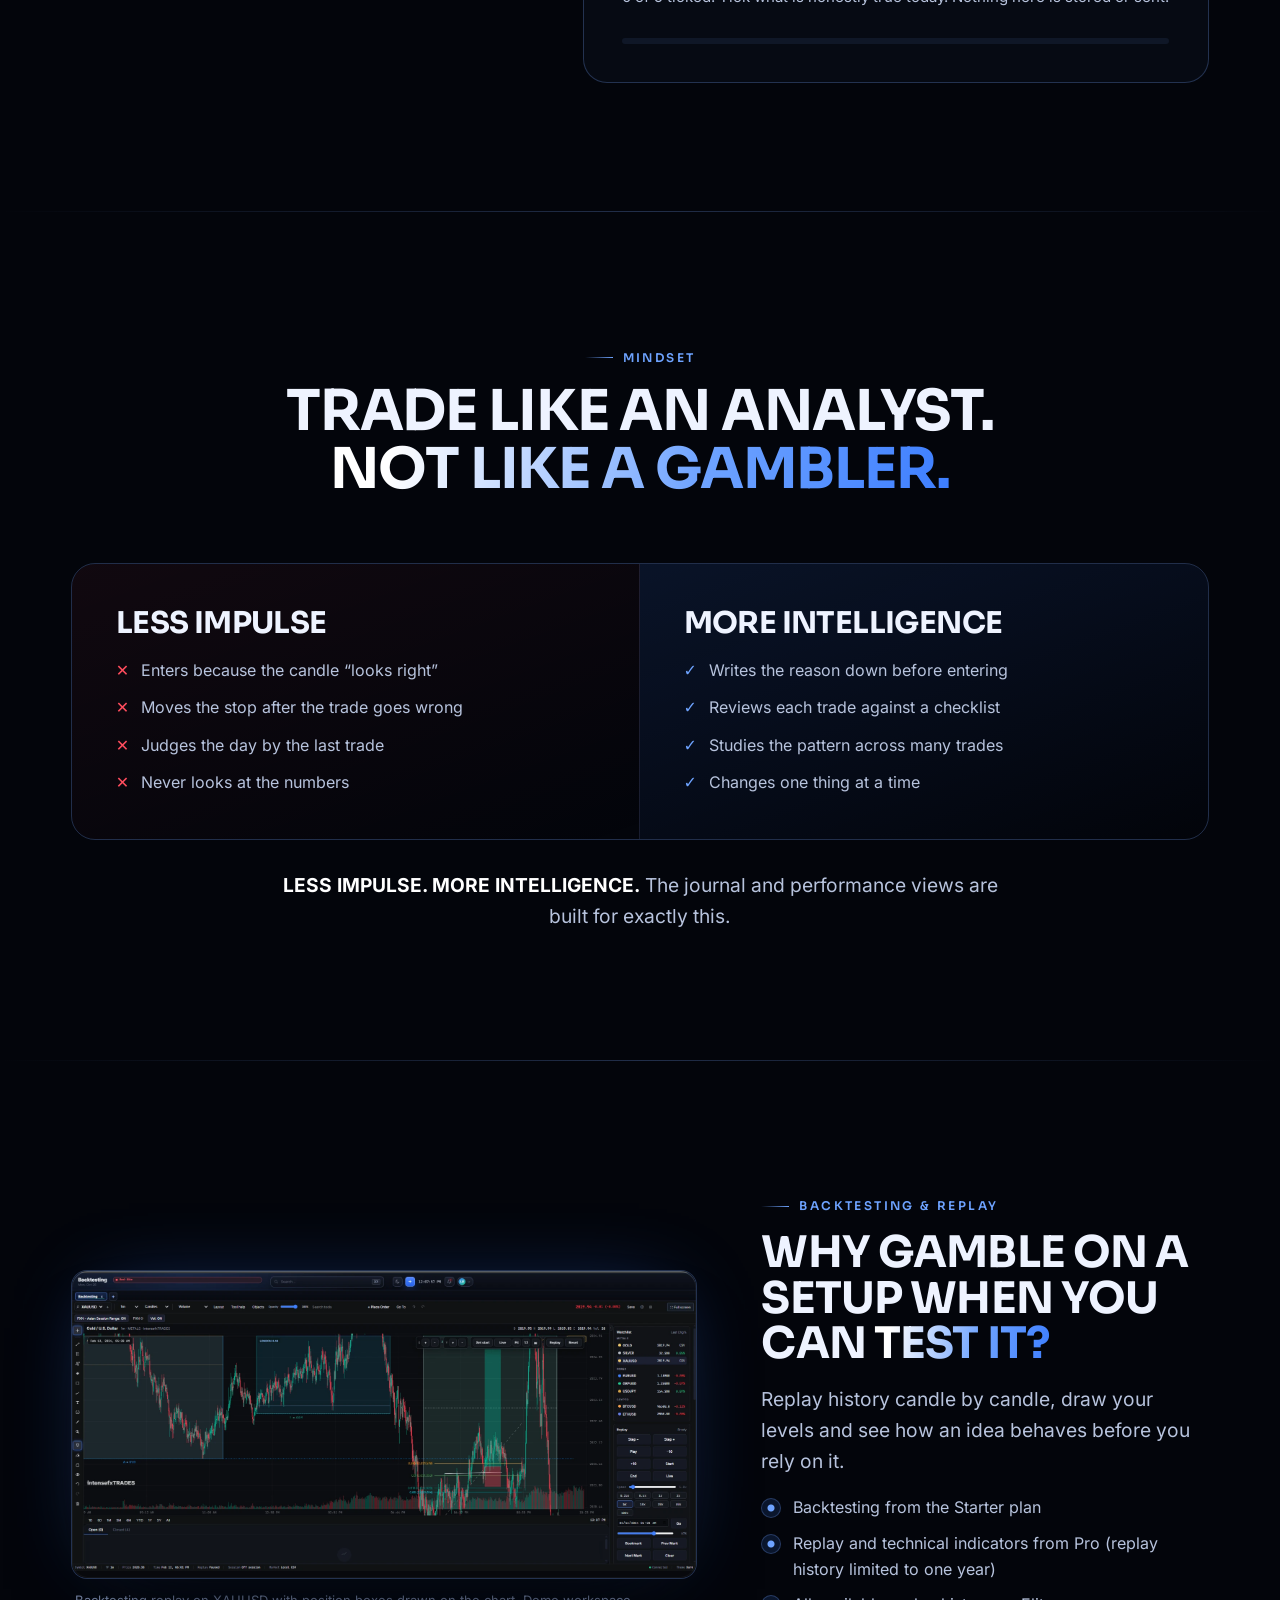
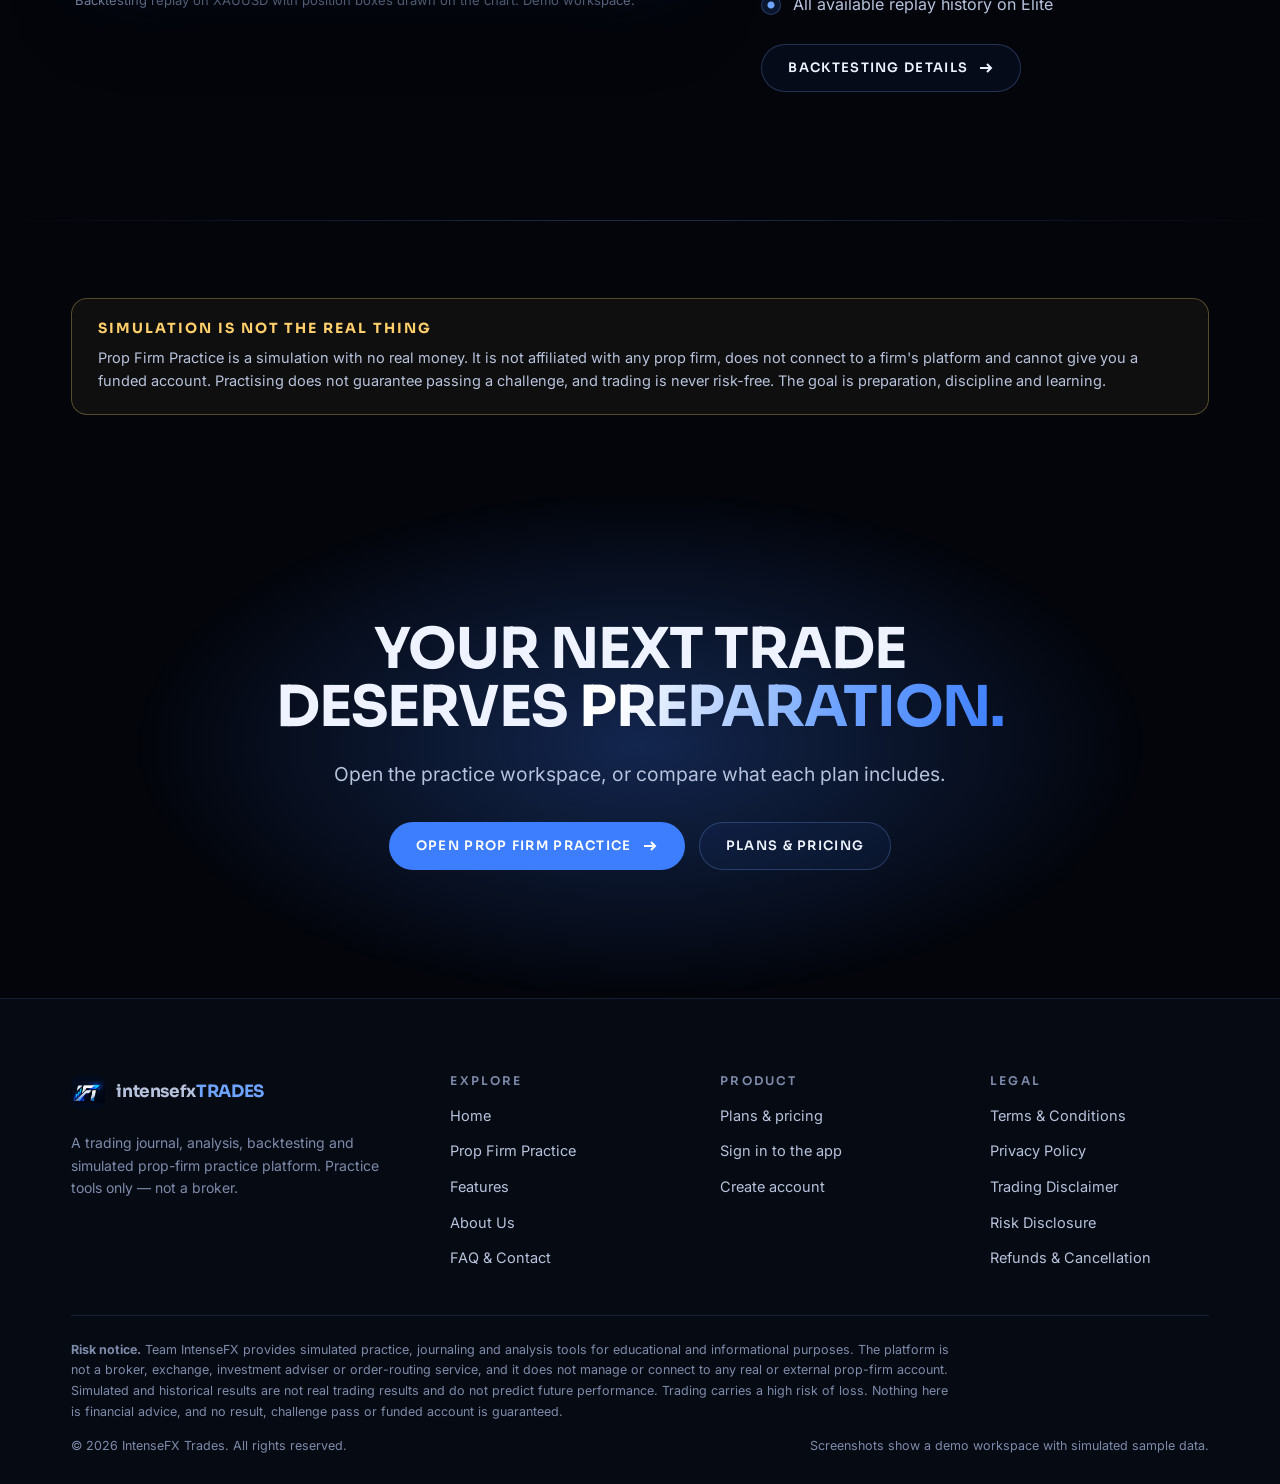
<file: frontend/marketing/prop-firm-practice.html>
<!doctype html>
<html lang="en" class="js-off">
<head>
<meta charset="utf-8">
<meta name="viewport" content="width=device-width,initial-scale=1,viewport-fit=cover">
<title>Prop Firm Practice — IntenseFX Trades</title>
<meta name="description" content="Practise prop-firm-style challenges in a simulation, review your decisions and understand your performance before committing to a real challenge.">
<meta name="theme-color" content="#03050b">
<meta property="og:title" content="Prop Firm Practice — IntenseFX Trades"><meta property="og:description" content="Practise prop-firm-style challenges in a simulation, review your decisions and understand your performance before committing to a real challenge."><meta property="og:type" content="website">

<link rel="icon" type="image/png" sizes="32x32" href="assets/img/brand/favicon-32.png">
<link rel="apple-touch-icon" sizes="180x180" href="assets/img/brand/favicon-180.png">
<link rel="preload" href="assets/fonts/sora-latin-wght-normal.woff2" as="font" type="font/woff2" crossorigin>
<link rel="preload" href="assets/fonts/inter-latin-wght-normal.woff2" as="font" type="font/woff2" crossorigin>
<link rel="stylesheet" href="assets/css/site.css?v=da885454">
</head>
<body>
<a class="skip" href="#main">Skip to content</a>
<header class="nav"><div class="wrap"><a class="brand" href="index.html" aria-label="IntenseFX Trades — home"><img class="brand-logo" src="assets/img/brand/logo-icon.png" alt="IntenseFX Trades" width="34" height="34"><span class="brand-word">intensefx<b>TRADES</b></span></a><button class="nav-toggle" type="button" aria-expanded="false" aria-controls="nav-panel" aria-label="Open menu"><span></span><span></span><span></span></button><div class="nav-panel" id="nav-panel"><nav aria-label="Primary"><ul class="nav-links"><li><a href="index.html">Home</a></li><li><a href="prop-firm-practice.html" aria-current="page">Prop Firm Practice</a></li><li><a href="features.html">Features</a></li><li><a href="about.html">About Us</a></li><li><a href="faq-contact.html">FAQ &amp; Contact</a></li></ul></nav><div class="nav-actions"><a class="btn btn-ghost btn-sm" href="../#login" rel="noopener">Sign In</a><a class="btn btn-sm" href="../#signup" rel="noopener">Create Account</a></div></div></div></header>
<main id="main">
<!-- PROP FIRM PRACTICE -->
<section class="phero" aria-labelledby="h1">
  <div class="wrap">
    <p class="eyebrow">Prop Firm Practice</p>
    <h1 id="h1">Why buy another challenge before you're <em style="font-style:normal;color:var(--blue-2)">ready?</em></h1>
    <p class="lede">Practise prop-firm-style challenges, review your decisions, and understand your performance before committing to a real challenge.</p>
    <div class="cta-row"><a class="btn" href="../#prop-firm-session" rel="noopener">Explore practice features <svg viewBox="0 0 16 16" fill="none" stroke="currentColor" stroke-width="2" aria-hidden="true"><path d="M2 8h11M9 4l4 4-4 4"/></svg></a><a class="btn btn-ghost" href="#how">See how it works</a></div>
    <div class="phero-art" style="max-width:1080px">
      <div class="shot" data-tilt><button type="button" class="zoom" aria-label="Enlarge screenshot: Prop Firm Session"><img src="assets/img/prop/prop-overview.webp" width="1280" height="720" alt="Prop Firm Session showing a 2 Step Standard Phase 1 practice account with balance, equity and loss limits remaining" loading="eager" decoding="async" fetchpriority="high"><span class="zoom-hint" aria-hidden="true">Enlarge ⤢</span></button></div>
    </div>
  </div>
</section>

<!-- 1 -->
<section class="sec" aria-labelledby="g1">
  <div class="wrap split wide">
    <div class="copy">
      <p class="eyebrow rv">Practice accounts</p>
      <h2 class="tag rv" id="g1" style="font-size:clamp(26px,3.4vw,46px)">Why gamble when you can <em>practise?</em></h2>
      <p class="lede rv">The Prop Firm Session workspace lets you open a simulated practice account and see what a challenge asks of you, without a real fee or real capital.</p>
      <ul class="ticks rv">
        <li>Practice accounts by model and phase, e.g. “2 Step Standard · Phase 1 · $5,000”</li>
        <li>Account size, start and end dates, today's profit</li>
        <li>Balance and equity, plus daily and total loss remaining</li>
        <li>A practice score and account analytics</li>
      </ul>
    </div>
    <figure class="shot-wrap rv"><div class="shot" data-tilt><button type="button" class="zoom" aria-label="Enlarge screenshot: Prop Practice Chart with sidebar navigation to Prop Firm Analysis views"><img src="assets/img/prop/prop-session-nav.webp" width="1026" height="618" alt="Prop Practice Chart with sidebar navigation to Prop Firm Analysis views" loading="lazy" decoding="async"><span class="zoom-hint" aria-hidden="true">Enlarge ⤢</span></button></div><figcaption class="cap">The practice chart sits beside its own Prop Firm Analysis views (Performance, Trade Analysis, AI Coach) in the sidebar. Demo account.</figcaption></figure>
  </div>
</section>

<hr class="divider">

<!-- 2 -->
<section class="sec" aria-labelledby="g2">
  <div class="wrap">
    <div class="sec-head center">
      <p class="eyebrow rv">Practice chart</p>
      <h2 class="tag rv" id="g2">Stop guessing. <em>Start analysing.</em></h2>
      <p class="lede rv">Trade XAUUSD on a replay chart built from real historical candles. Step forward, pause, change speed, mark your levels and review what you did.</p>
    </div>
    <figure class="shot-wrap rv"><div class="shot" data-tilt><button type="button" class="zoom" aria-label="Enlarge screenshot: Prop Practice Chart for XAUUSD with replay controls"><img src="assets/img/prop/prop-chart.webp" width="1280" height="720" alt="Prop Practice Chart for XAUUSD with replay controls" loading="lazy" decoding="async"><span class="zoom-hint" aria-hidden="true">Enlarge ⤢</span></button></div><figcaption class="cap">The Prop Practice Chart: XAUUSD candles with the Replay panel (step, play, speed) beside the chart. Demo account.</figcaption></figure>
  </div>
</section>

<hr class="divider">

<!-- workflow -->
<section class="sec glow-bg" id="how" aria-labelledby="g3">
  <div class="wrap split wide">
    <div class="copy">
      <p class="eyebrow rv">How it works</p>
      <h2 class="tag rv" id="g3" style="font-size:clamp(26px,3.4vw,46px)">Five steps from <em>rehearsal to review.</em></h2>
      <p class="lede rv">Every step below exists in the app today. Nothing here connects to, or controls, an external prop firm's real challenge. Prop Firm Practice opens with plans that include Backtesting (Starter and above).</p>
    </div>
    <ol class="steps">
      <li class="rv"><h3>Choose the practice environment <span class="badge green">In the app</span></h3><p>Open Prop Firm Session and create a practice account for the model and phase you want to rehearse.</p></li>
      <li class="rv"><h3>Review the account settings <span class="badge green">In the app</span></h3><p>Check account size, dates and the loss limits shown for that practice account before you place a trade.</p></li>
      <li class="rv"><h3>Practise on the chart <span class="badge green">In the app</span></h3><p>Open the XAUUSD practice chart, replay candles and place simulated orders with the supported tools.</p></li>
      <li class="rv"><h3>Review decisions and results <span class="badge green">In the app</span></h3><p>Closed trades flow into your trade list, where you can add review notes, strategy and tags.</p></li>
      <li class="rv"><h3>Analyse and improve <span class="badge green">In the app</span></h3><p>Use the practice analytics, performance and trade analysis views to see where discipline slipped.</p></li>
    </ol>
  </div>
</section>

<hr class="divider">

<!-- 3 readiness -->
<section class="sec" aria-labelledby="g4">
  <div class="wrap split">
    <div class="copy">
      <p class="eyebrow rv">Honest question</p>
      <h2 class="tag rv" id="g4" style="font-size:clamp(26px,3.4vw,46px)">Another challenge bought. <em>But are you ready?</em></h2>
      <p class="lede rv">Passing is not only about a good setup. Ask yourself the boring questions first.</p>
    </div>
    <div class="check rv" data-check>
      <h3 style="font-size:18px;text-transform:uppercase">Preparation self-check</h3>
      <ul>
        <li><label><input type="checkbox"> I can describe my setup in one sentence.</label></li>
        <li><label><input type="checkbox"> I know my average win and average loss.</label></li>
        <li><label><input type="checkbox"> I have a daily loss limit and I respect it.</label></li>
        <li><label><input type="checkbox"> I journal my trades, including the mistakes.</label></li>
        <li><label><input type="checkbox"> I have tested this approach on historical data.</label></li>
      </ul>
      <output aria-live="polite"></output>
      <div class="meter" aria-hidden="true"><i></i></div>
    </div>
  </div>
</section>

<hr class="divider">

<!-- 4 mindset -->
<section class="sec" aria-labelledby="g5">
  <div class="wrap">
    <div class="sec-head center">
      <p class="eyebrow rv">Mindset</p>
      <h2 class="tag rv" id="g5">Trade like an analyst. <em>Not like a gambler.</em></h2>
    </div>
    <div class="versus rv">
      <div><h3>Less impulse</h3><ul><li>Enters because the candle “looks right”</li><li>Moves the stop after the trade goes wrong</li><li>Judges the day by the last trade</li><li>Never looks at the numbers</li></ul></div>
      <div><h3>More intelligence</h3><ul><li>Writes the reason down before entering</li><li>Reviews each trade against a checklist</li><li>Studies the pattern across many trades</li><li>Changes one thing at a time</li></ul></div>
    </div>
    <p class="lede center rv" style="text-align:center;margin:30px auto 0"><strong style="color:#fff">LESS IMPULSE. MORE INTELLIGENCE.</strong> The journal and performance views are built for exactly this.</p>
  </div>
</section>

<hr class="divider">

<!-- 5 test -->
<section class="sec" aria-labelledby="g6">
  <div class="wrap split flip">
    <div class="copy">
      <p class="eyebrow rv">Backtesting &amp; replay</p>
      <h2 class="tag rv" id="g6" style="font-size:clamp(26px,3.4vw,46px)">Why gamble on a setup when you can <em>test it?</em></h2>
      <p class="lede rv">Replay history candle by candle, draw your levels and see how an idea behaves before you rely on it.</p>
      <ul class="ticks rv"><li>Backtesting from the Starter plan</li><li>Replay and technical indicators from Pro (replay history limited to one year)</li><li>All available replay history on Elite</li></ul>
      <div class="cta-row rv"><a class="btn btn-ghost" href="features.html#backtesting">Backtesting details <svg viewBox="0 0 16 16" fill="none" stroke="currentColor" stroke-width="2" aria-hidden="true"><path d="M2 8h11M9 4l4 4-4 4"/></svg></a></div>
    </div>
    <figure class="shot-wrap rv"><div class="shot" data-tilt><button type="button" class="zoom" aria-label="Enlarge screenshot: Backtesting workspace replaying XAUUSD with drawn long and short position boxes"><img src="assets/img/features/backtesting.webp" width="1732" height="853" alt="Backtesting workspace replaying XAUUSD with drawn long and short position boxes" loading="lazy" decoding="async"><span class="zoom-hint" aria-hidden="true">Enlarge ⤢</span></button></div><figcaption class="cap">Backtesting replay on XAUUSD with position boxes drawn on the chart. Demo workspace.</figcaption></figure>
  </div>
</section>

<hr class="divider">

<!-- 6 disclosure + final -->
<section class="sec-tight">
  <div class="wrap">
    <div class="disclose rv">
      <h3>Simulation is not the real thing</h3>
      <p>Prop Firm Practice is a simulation with no real money. It is not affiliated with any prop firm, does not connect to a firm's platform and cannot give you a funded account. Practising does not guarantee passing a challenge, and trading is never risk-free. The goal is preparation, discipline and learning.</p>
    </div>
  </div>
</section>

<section class="sec final" aria-labelledby="fin-t">
  <div class="wrap">
    <h2 class="tag rv" id="fin-t">Your next trade deserves <em>preparation.</em></h2>
    <p class="lede rv">Open the practice workspace, or compare what each plan includes.</p>
    <div class="cta-row rv"><a class="btn" href="../#prop-firm-session" rel="noopener">Open Prop Firm Practice <svg viewBox="0 0 16 16" fill="none" stroke="currentColor" stroke-width="2" aria-hidden="true"><path d="M2 8h11M9 4l4 4-4 4"/></svg></a><a class="btn btn-ghost" href="features.html#pricing">Plans &amp; pricing</a></div>
  </div>
</section>

</main>
<footer class="footer"><div class="wrap">
<div class="foot-grid">
<div><a class="brand" href="index.html" aria-label="IntenseFX Trades — home"><img class="brand-logo" src="assets/img/brand/logo-icon.png" alt="IntenseFX Trades" width="34" height="34"><span class="brand-word">intensefx<b>TRADES</b></span></a><p class="foot-about">A trading journal, analysis, backtesting and simulated prop-firm practice platform. Practice tools only — not a broker.</p></div>
<div><h4>Explore</h4><ul><li><a href="index.html">Home</a></li><li><a href="prop-firm-practice.html">Prop Firm Practice</a></li><li><a href="features.html">Features</a></li><li><a href="about.html">About Us</a></li><li><a href="faq-contact.html">FAQ &amp; Contact</a></li></ul></div>
<div><h4>Product</h4><ul><li><a href="features.html#pricing">Plans &amp; pricing</a></li><li><a href="../">Sign in to the app</a></li><li><a href="../">Create account</a></li></ul></div>
<div><h4>Legal</h4><ul><li><a href="legal.html#terms">Terms &amp; Conditions</a></li><li><a href="legal.html#privacy">Privacy Policy</a></li><li><a href="legal.html#disclaimer">Trading Disclaimer</a></li><li><a href="legal.html#risk">Risk Disclosure</a></li><li><a href="legal.html#refunds">Refunds &amp; Cancellation</a></li></ul></div>
</div>
<div class="foot-risk"><p><strong>Risk notice.</strong> Team IntenseFX provides simulated practice, journaling and analysis tools for educational and informational purposes. The platform is not a broker, exchange, investment adviser or order-routing service, and it does not manage or connect to any real or external prop-firm account. Simulated and historical results are not real trading results and do not predict future performance. Trading carries a high risk of loss. Nothing here is financial advice, and no result, challenge pass or funded account is guaranteed.</p></div>
<div class="foot-bottom"><span>© 2026 IntenseFX Trades. All rights reserved.</span><span>Screenshots show a demo workspace with simulated sample data.</span></div>
</div></footer>
<script src="assets/js/site.js?v=a6c6d876" defer></script>
</body>
</html>
</file>
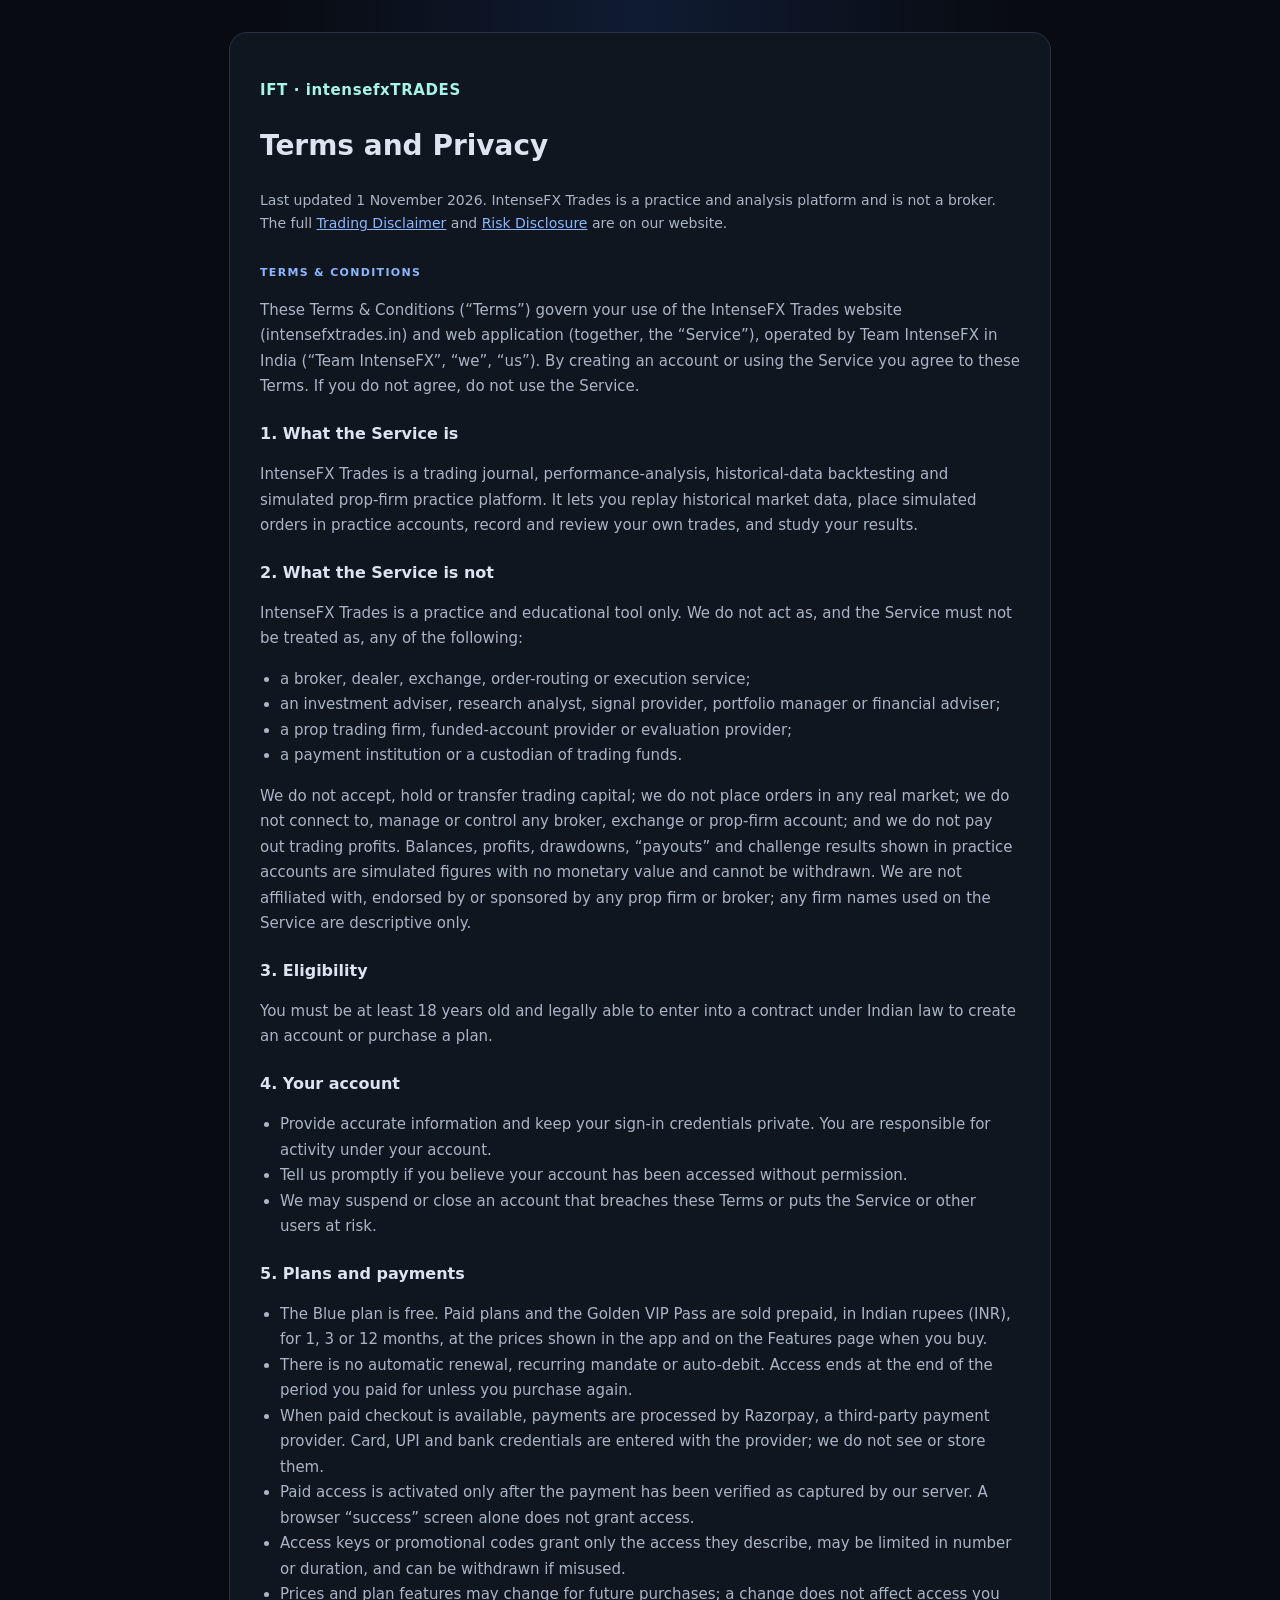
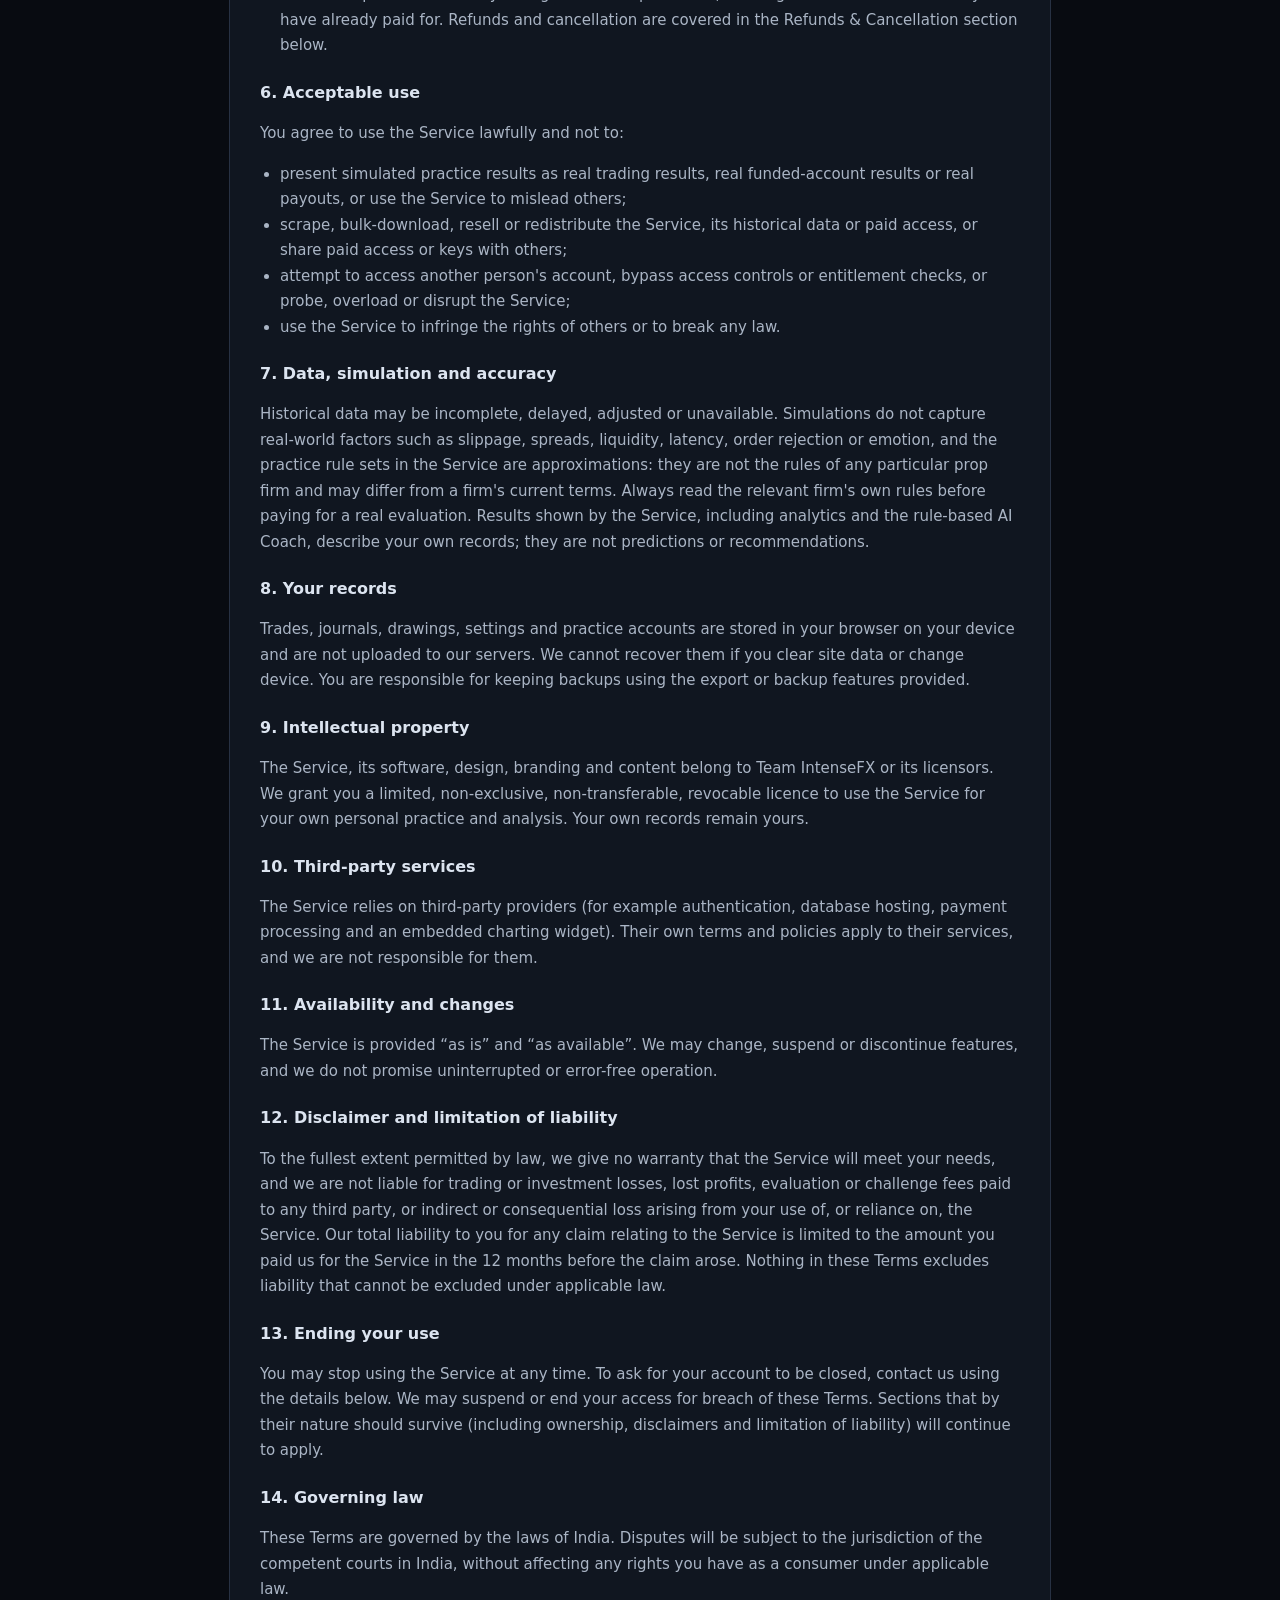
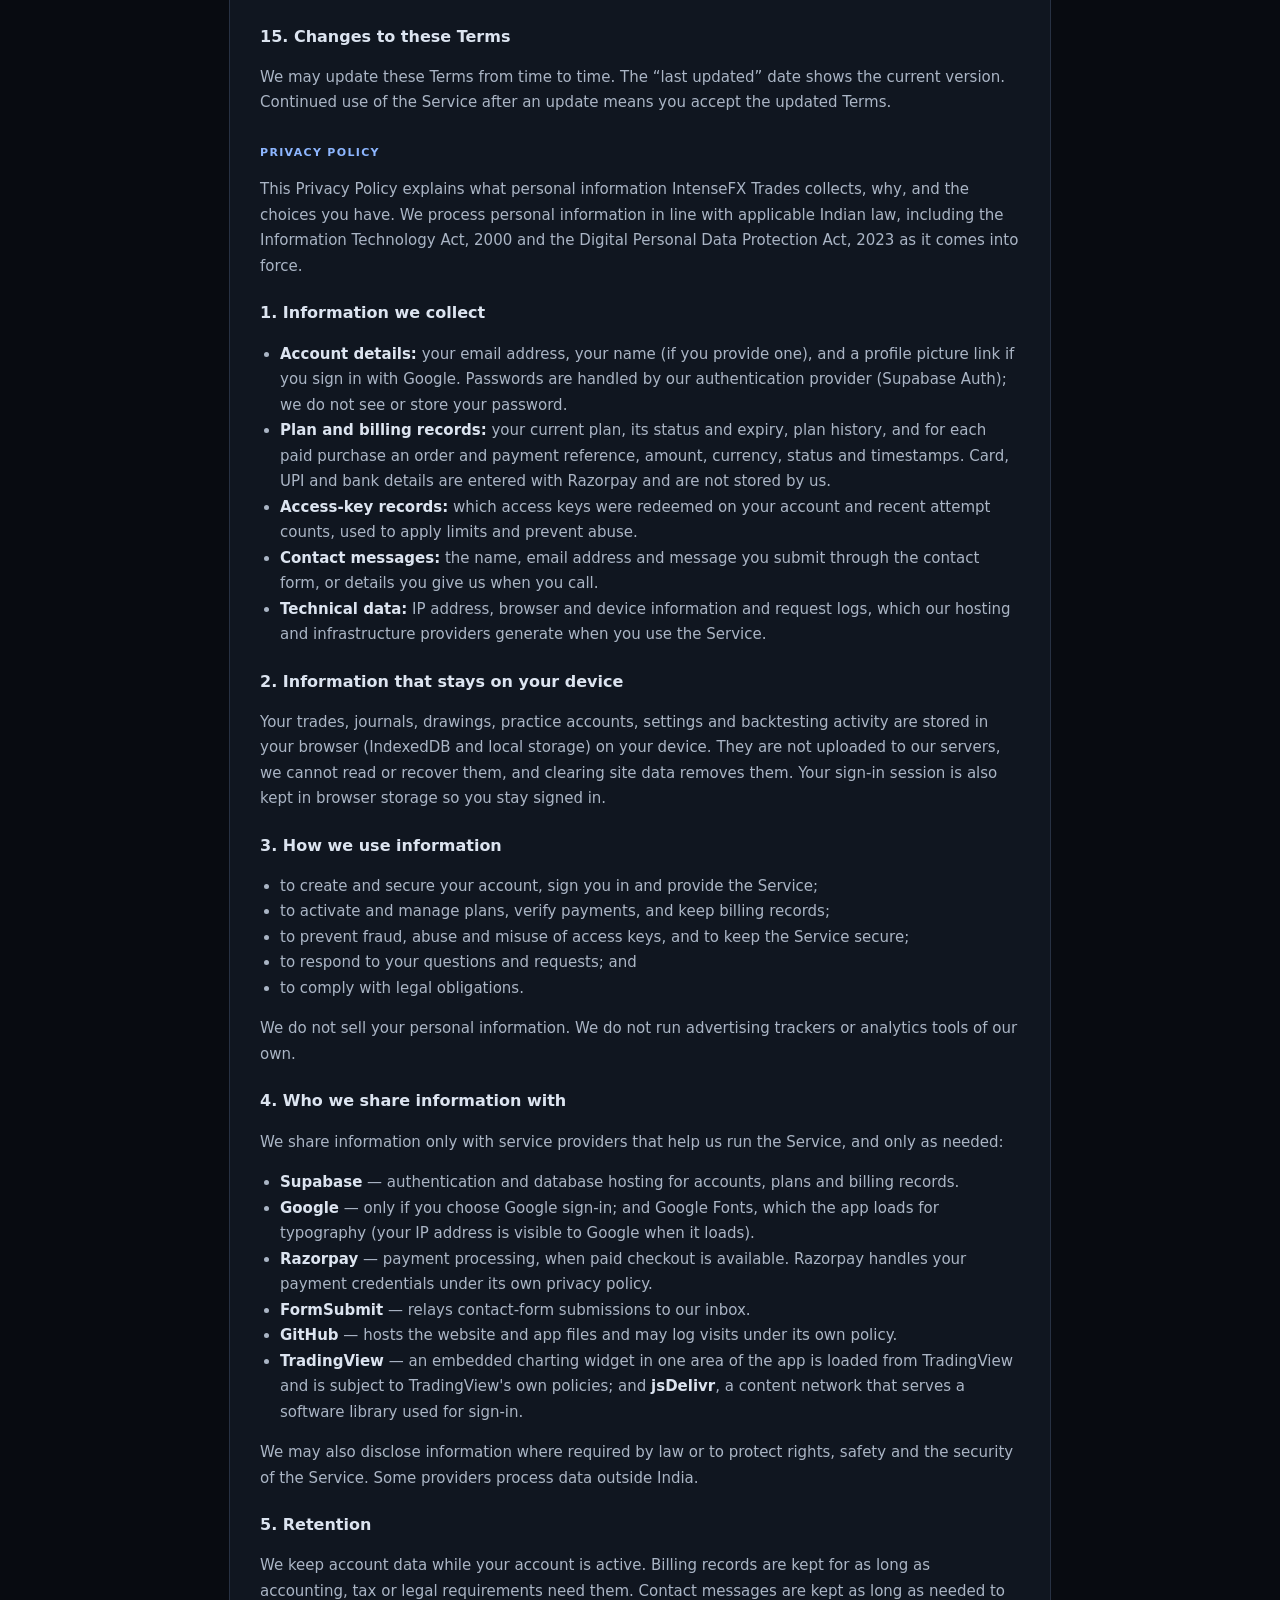
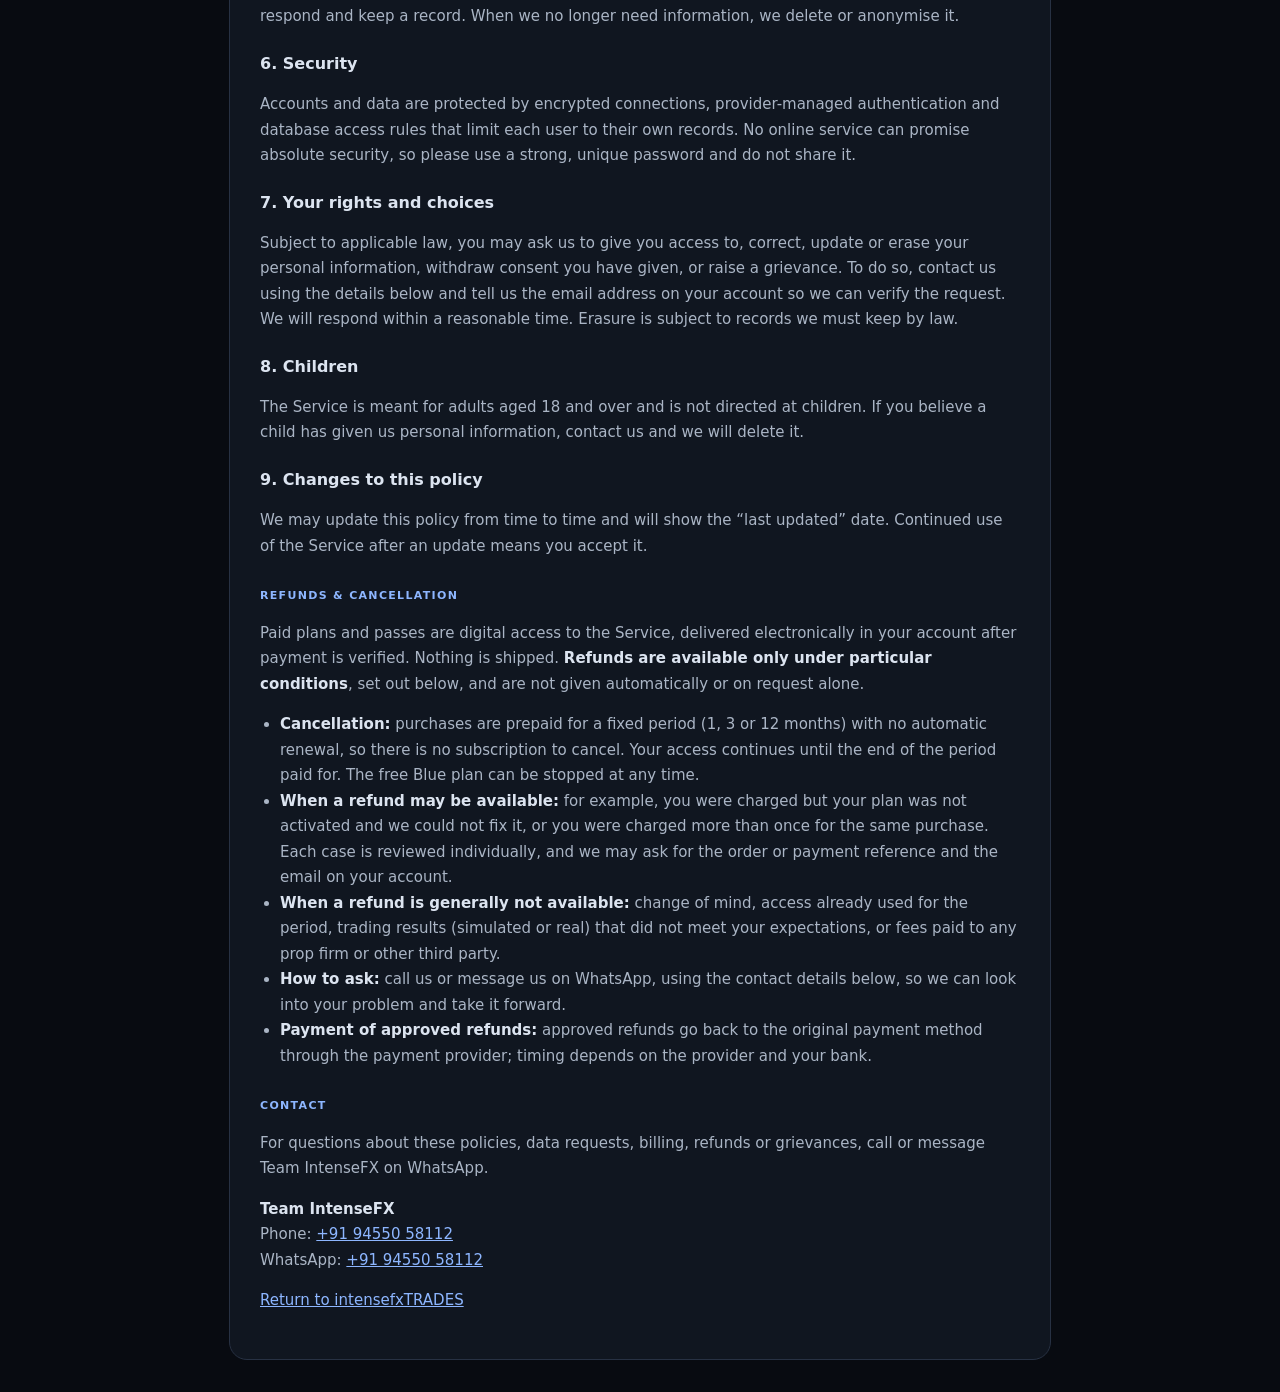
<file: frontend/static/legal.html>
<!doctype html>
<html lang="en">
<head>
  <meta charset="utf-8"><meta name="viewport" content="width=device-width,initial-scale=1">
  <meta name="theme-color" content="#080b11"><title>Terms & Privacy · intensefxTRADES</title>
  <style>
    :root{color-scheme:dark;font:15px/1.7 Inter,system-ui,sans-serif;background:#080b11;color:#dce4f0}body{margin:0;padding:32px 18px;background:radial-gradient(ellipse at 50% 0%,rgba(61,127,255,.14),transparent 42%),#080b11}main{max-width:760px;margin:auto;padding:30px;border:1px solid #273143;border-radius:18px;background:#101620}a{color:#8db6ff}.brand{font-weight:800;letter-spacing:.04em;color:#a7f5e8}.eyebrow{margin-top:28px;color:#8db6ff;font-size:11px;font-weight:800;letter-spacing:.12em;text-transform:uppercase}h1{font-size:28px}h2{margin:12px 0 6px;font-size:19px}p,li{color:#aab5c5} .meta{color:#aab5c5;font-size:14px}h3{margin:20px 0 4px;font-size:16px;color:#dce4f0}ul{padding-left:20px}strong{color:#dce4f0}
  </style>
</head>
<body><main>
  <p class="brand">IFT · intensefxTRADES</p>
  <h1>Terms and Privacy</h1>
  <p class="meta">Last updated 1 November 2026. IntenseFX Trades is a practice and analysis platform and is not a broker. The full <a href="https://intensefxtrades.in/legal.html#disclaimer" rel="noopener">Trading Disclaimer</a> and <a href="https://intensefxtrades.in/legal.html#risk" rel="noopener">Risk Disclosure</a> are on our website.</p>
  <section id="terms"><p class="eyebrow">Terms &amp; Conditions</p>
    <p>These Terms &amp; Conditions (&ldquo;Terms&rdquo;) govern your use of the IntenseFX Trades website (intensefxtrades.in) and web application (together, the &ldquo;Service&rdquo;), operated by Team IntenseFX in India (&ldquo;Team IntenseFX&rdquo;, &ldquo;we&rdquo;, &ldquo;us&rdquo;). By creating an account or using the Service you agree to these Terms. If you do not agree, do not use the Service.</p>
      <h3>1. What the Service is</h3>
      <p>IntenseFX Trades is a trading journal, performance-analysis, historical-data backtesting and simulated prop-firm practice platform. It lets you replay historical market data, place simulated orders in practice accounts, record and review your own trades, and study your results.</p>
      <h3>2. What the Service is not</h3>
      <p>IntenseFX Trades is a practice and educational tool only. We do not act as, and the Service must not be treated as, any of the following:</p>
      <ul><li>a broker, dealer, exchange, order-routing or execution service;</li><li>an investment adviser, research analyst, signal provider, portfolio manager or financial adviser;</li><li>a prop trading firm, funded-account provider or evaluation provider;</li><li>a payment institution or a custodian of trading funds.</li></ul>
      <p>We do not accept, hold or transfer trading capital; we do not place orders in any real market; we do not connect to, manage or control any broker, exchange or prop-firm account; and we do not pay out trading profits. Balances, profits, drawdowns, &ldquo;payouts&rdquo; and challenge results shown in practice accounts are simulated figures with no monetary value and cannot be withdrawn. We are not affiliated with, endorsed by or sponsored by any prop firm or broker; any firm names used on the Service are descriptive only.</p>
      <h3>3. Eligibility</h3>
      <p>You must be at least 18 years old and legally able to enter into a contract under Indian law to create an account or purchase a plan.</p>
      <h3>4. Your account</h3>
      <ul><li>Provide accurate information and keep your sign-in credentials private. You are responsible for activity under your account.</li><li>Tell us promptly if you believe your account has been accessed without permission.</li><li>We may suspend or close an account that breaches these Terms or puts the Service or other users at risk.</li></ul>
      <h3>5. Plans and payments</h3>
      <ul><li>The Blue plan is free. Paid plans and the Golden VIP Pass are sold prepaid, in Indian rupees (INR), for 1, 3 or 12 months, at the prices shown in the app and on the Features page when you buy.</li><li>There is no automatic renewal, recurring mandate or auto-debit. Access ends at the end of the period you paid for unless you purchase again.</li><li>When paid checkout is available, payments are processed by Razorpay, a third-party payment provider. Card, UPI and bank credentials are entered with the provider; we do not see or store them.</li><li>Paid access is activated only after the payment has been verified as captured by our server. A browser &ldquo;success&rdquo; screen alone does not grant access.</li><li>Access keys or promotional codes grant only the access they describe, may be limited in number or duration, and can be withdrawn if misused.</li><li>Prices and plan features may change for future purchases; a change does not affect access you have already paid for. Refunds and cancellation are covered in the Refunds &amp; Cancellation section below.</li></ul>
      <h3>6. Acceptable use</h3>
      <p>You agree to use the Service lawfully and not to:</p>
      <ul><li>present simulated practice results as real trading results, real funded-account results or real payouts, or use the Service to mislead others;</li><li>scrape, bulk-download, resell or redistribute the Service, its historical data or paid access, or share paid access or keys with others;</li><li>attempt to access another person's account, bypass access controls or entitlement checks, or probe, overload or disrupt the Service;</li><li>use the Service to infringe the rights of others or to break any law.</li></ul>
      <h3>7. Data, simulation and accuracy</h3>
      <p>Historical data may be incomplete, delayed, adjusted or unavailable. Simulations do not capture real-world factors such as slippage, spreads, liquidity, latency, order rejection or emotion, and the practice rule sets in the Service are approximations: they are not the rules of any particular prop firm and may differ from a firm's current terms. Always read the relevant firm's own rules before paying for a real evaluation. Results shown by the Service, including analytics and the rule-based AI Coach, describe your own records; they are not predictions or recommendations.</p>
      <h3>8. Your records</h3>
      <p>Trades, journals, drawings, settings and practice accounts are stored in your browser on your device and are not uploaded to our servers. We cannot recover them if you clear site data or change device. You are responsible for keeping backups using the export or backup features provided.</p>
      <h3>9. Intellectual property</h3>
      <p>The Service, its software, design, branding and content belong to Team IntenseFX or its licensors. We grant you a limited, non-exclusive, non-transferable, revocable licence to use the Service for your own personal practice and analysis. Your own records remain yours.</p>
      <h3>10. Third-party services</h3>
      <p>The Service relies on third-party providers (for example authentication, database hosting, payment processing and an embedded charting widget). Their own terms and policies apply to their services, and we are not responsible for them.</p>
      <h3>11. Availability and changes</h3>
      <p>The Service is provided &ldquo;as is&rdquo; and &ldquo;as available&rdquo;. We may change, suspend or discontinue features, and we do not promise uninterrupted or error-free operation.</p>
      <h3>12. Disclaimer and limitation of liability</h3>
      <p>To the fullest extent permitted by law, we give no warranty that the Service will meet your needs, and we are not liable for trading or investment losses, lost profits, evaluation or challenge fees paid to any third party, or indirect or consequential loss arising from your use of, or reliance on, the Service. Our total liability to you for any claim relating to the Service is limited to the amount you paid us for the Service in the 12 months before the claim arose. Nothing in these Terms excludes liability that cannot be excluded under applicable law.</p>
      <h3>13. Ending your use</h3>
      <p>You may stop using the Service at any time. To ask for your account to be closed, contact us using the details below. We may suspend or end your access for breach of these Terms. Sections that by their nature should survive (including ownership, disclaimers and limitation of liability) will continue to apply.</p>
      <h3>14. Governing law</h3>
      <p>These Terms are governed by the laws of India. Disputes will be subject to the jurisdiction of the competent courts in India, without affecting any rights you have as a consumer under applicable law.</p>
      <h3>15. Changes to these Terms</h3>
      <p>We may update these Terms from time to time. The &ldquo;last updated&rdquo; date shows the current version. Continued use of the Service after an update means you accept the updated Terms.</p>
  </section>
  <section id="privacy"><p class="eyebrow">Privacy Policy</p>
    <p>This Privacy Policy explains what personal information IntenseFX Trades collects, why, and the choices you have. We process personal information in line with applicable Indian law, including the Information Technology Act, 2000 and the Digital Personal Data Protection Act, 2023 as it comes into force.</p>
      <h3>1. Information we collect</h3>
      <ul><li><strong>Account details:</strong> your email address, your name (if you provide one), and a profile picture link if you sign in with Google. Passwords are handled by our authentication provider (Supabase Auth); we do not see or store your password.</li><li><strong>Plan and billing records:</strong> your current plan, its status and expiry, plan history, and for each paid purchase an order and payment reference, amount, currency, status and timestamps. Card, UPI and bank details are entered with Razorpay and are not stored by us.</li><li><strong>Access-key records:</strong> which access keys were redeemed on your account and recent attempt counts, used to apply limits and prevent abuse.</li><li><strong>Contact messages:</strong> the name, email address and message you submit through the contact form, or details you give us when you call.</li><li><strong>Technical data:</strong> IP address, browser and device information and request logs, which our hosting and infrastructure providers generate when you use the Service.</li></ul>
      <h3>2. Information that stays on your device</h3>
      <p>Your trades, journals, drawings, practice accounts, settings and backtesting activity are stored in your browser (IndexedDB and local storage) on your device. They are not uploaded to our servers, we cannot read or recover them, and clearing site data removes them. Your sign-in session is also kept in browser storage so you stay signed in.</p>
      <h3>3. How we use information</h3>
      <ul><li>to create and secure your account, sign you in and provide the Service;</li><li>to activate and manage plans, verify payments, and keep billing records;</li><li>to prevent fraud, abuse and misuse of access keys, and to keep the Service secure;</li><li>to respond to your questions and requests; and</li><li>to comply with legal obligations.</li></ul>
      <p>We do not sell your personal information. We do not run advertising trackers or analytics tools of our own.</p>
      <h3>4. Who we share information with</h3>
      <p>We share information only with service providers that help us run the Service, and only as needed:</p>
      <ul><li><strong>Supabase</strong> &mdash; authentication and database hosting for accounts, plans and billing records.</li><li><strong>Google</strong> &mdash; only if you choose Google sign-in; and Google Fonts, which the app loads for typography (your IP address is visible to Google when it loads).</li><li><strong>Razorpay</strong> &mdash; payment processing, when paid checkout is available. Razorpay handles your payment credentials under its own privacy policy.</li><li><strong>FormSubmit</strong> &mdash; relays contact-form submissions to our inbox.</li><li><strong>GitHub</strong> &mdash; hosts the website and app files and may log visits under its own policy.</li><li><strong>TradingView</strong> &mdash; an embedded charting widget in one area of the app is loaded from TradingView and is subject to TradingView's own policies; and <strong>jsDelivr</strong>, a content network that serves a software library used for sign-in.</li></ul>
      <p>We may also disclose information where required by law or to protect rights, safety and the security of the Service. Some providers process data outside India.</p>
      <h3>5. Retention</h3>
      <p>We keep account data while your account is active. Billing records are kept for as long as accounting, tax or legal requirements need them. Contact messages are kept as long as needed to respond and keep a record. When we no longer need information, we delete or anonymise it.</p>
      <h3>6. Security</h3>
      <p>Accounts and data are protected by encrypted connections, provider-managed authentication and database access rules that limit each user to their own records. No online service can promise absolute security, so please use a strong, unique password and do not share it.</p>
      <h3>7. Your rights and choices</h3>
      <p>Subject to applicable law, you may ask us to give you access to, correct, update or erase your personal information, withdraw consent you have given, or raise a grievance. To do so, contact us using the details below and tell us the email address on your account so we can verify the request. We will respond within a reasonable time. Erasure is subject to records we must keep by law.</p>
      <h3>8. Children</h3>
      <p>The Service is meant for adults aged 18 and over and is not directed at children. If you believe a child has given us personal information, contact us and we will delete it.</p>
      <h3>9. Changes to this policy</h3>
      <p>We may update this policy from time to time and will show the &ldquo;last updated&rdquo; date. Continued use of the Service after an update means you accept it.</p>
  </section>
  <section id="refunds"><p class="eyebrow">Refunds &amp; Cancellation</p>
    <p>Paid plans and passes are digital access to the Service, delivered electronically in your account after payment is verified. Nothing is shipped. <strong>Refunds are available only under particular conditions</strong>, set out below, and are not given automatically or on request alone.</p>
      <ul><li><strong>Cancellation:</strong> purchases are prepaid for a fixed period (1, 3 or 12 months) with no automatic renewal, so there is no subscription to cancel. Your access continues until the end of the period paid for. The free Blue plan can be stopped at any time.</li><li><strong>When a refund may be available:</strong> for example, you were charged but your plan was not activated and we could not fix it, or you were charged more than once for the same purchase. Each case is reviewed individually, and we may ask for the order or payment reference and the email on your account.</li><li><strong>When a refund is generally not available:</strong> change of mind, access already used for the period, trading results (simulated or real) that did not meet your expectations, or fees paid to any prop firm or other third party.</li><li><strong>How to ask:</strong> call us or message us on WhatsApp, using the contact details below, so we can look into your problem and take it forward.</li><li><strong>Payment of approved refunds:</strong> approved refunds go back to the original payment method through the payment provider; timing depends on the provider and your bank.</li></ul>
  </section>
  <section id="contact"><p class="eyebrow">Contact</p>
    <p>For questions about these policies, data requests, billing, refunds or grievances, call or message Team IntenseFX on WhatsApp.</p>
    <p><strong>Team IntenseFX</strong><br>Phone: <a href="tel:+919455058112">+91 94550 58112</a><br>WhatsApp: <a href="https://wa.me/919455058112" rel="noopener">+91 94550 58112</a></p>
  </section>
  <p><a href="./">Return to intensefxTRADES</a></p>
</main></body></html>
</file>
<file: frontend/marketing/assets/css/site.css>
/* IntenseFX Trades marketing site — design system
   Blue-black identity matched to the app. Plan colours (green/purple/red/gold) only on plan UI. */

@font-face{font-family:"Sora";src:url("../fonts/sora-latin-wght-normal.woff2") format("woff2");font-weight:100 800;font-display:swap}
@font-face{font-family:"Inter";src:url("../fonts/inter-latin-wght-normal.woff2") format("woff2");font-weight:100 900;font-display:swap}

:root{
  --bg-0:#03050b; --bg-1:#060a13; --bg-2:#0a101c; --bg-3:#0f1727;
  --ink:#eef3ff; --ink-2:#b7c3dd; --ink-3:#7d8bab;
  --line:rgba(120,165,255,.14); --line-2:rgba(120,165,255,.26);
  --blue:#3d7eff; --blue-2:#6ea3ff; --blue-glow:rgba(61,126,255,.45);
  --green:#22c993; --red:#ff4d5e; --purple:#8b6cff; --gold:#e2b04a;
  --font-display:"Sora","Inter",system-ui,sans-serif;
  --font-body:"Inter",system-ui,-apple-system,"Segoe UI",sans-serif;
  --r-1:10px; --r-2:16px; --r-3:24px;
  --gut:clamp(18px,4vw,56px); --max:1240px;
  --ease:cubic-bezier(.2,.7,.2,1);
  --nav-h:68px;
}
*{box-sizing:border-box}
html{scroll-behavior:smooth;-webkit-text-size-adjust:100%}
body{margin:0;background:var(--bg-0);color:var(--ink);font:400 16px/1.6 var(--font-body);overflow-x:hidden;-webkit-font-smoothing:antialiased}
img{max-width:100%;height:auto;display:block}
a{color:var(--blue-2);text-underline-offset:3px}
a:hover{color:#fff}
:focus-visible{outline:2px solid var(--blue-2);outline-offset:3px;border-radius:6px}
.sr{position:absolute!important;width:1px;height:1px;overflow:hidden;clip:rect(0 0 0 0);white-space:nowrap}
.skip{position:absolute;left:12px;top:-60px;background:var(--blue);color:#fff;padding:10px 16px;border-radius:8px;z-index:200;transition:top .2s}
.skip:focus{top:12px}
.wrap{width:100%;max-width:var(--max);margin:0 auto;padding:0 var(--gut)}
section{position:relative}
h1,h2,h3,h4{font-family:var(--font-display);margin:0;line-height:1.08;letter-spacing:-.02em}
p{margin:0 0 1em}

/* ---------- typography ---------- */
.eyebrow{font:600 12px/1 var(--font-display);letter-spacing:.2em;text-transform:uppercase;color:var(--blue-2);display:inline-flex;align-items:center;gap:10px;margin-bottom:18px}
.eyebrow::before{content:"";width:28px;height:1px;background:linear-gradient(90deg,transparent,var(--blue-2))}
.tag{font-weight:700;text-transform:uppercase;font-size:clamp(28px,4.4vw,58px);line-height:1.04}
.tag em{font-style:normal;background:linear-gradient(100deg,#fff 10%,var(--blue-2) 60%,var(--blue));-webkit-background-clip:text;background-clip:text;color:transparent}
.lede{font-size:clamp(16px,1.5vw,20px);color:var(--ink-2);max-width:60ch}
.muted{color:var(--ink-3)}
.mono{font-family:ui-monospace,SFMono-Regular,Menlo,monospace}

/* ---------- buttons ---------- */
.btn{--c:var(--blue);display:inline-flex;align-items:center;justify-content:center;gap:10px;min-height:48px;padding:0 26px;border-radius:999px;border:1px solid transparent;font:600 13px/1 var(--font-display);letter-spacing:.1em;text-transform:uppercase;text-decoration:none;cursor:pointer;color:#fff;background:var(--c);transition:transform .25s var(--ease),box-shadow .25s var(--ease),background .25s,border-color .25s;position:relative}
.btn:hover{transform:translateY(-2px);box-shadow:0 12px 34px -8px var(--blue-glow);color:#fff}
.btn:active{transform:translateY(0) scale(.98);box-shadow:none}
.btn svg{width:16px;height:16px;transition:transform .25s var(--ease)}
.btn:hover svg{transform:translateX(3px)}
.btn-ghost{background:rgba(61,126,255,.06);border-color:var(--line-2);color:var(--ink)}
.btn-ghost:hover{background:rgba(61,126,255,.14);border-color:var(--blue-2)}
.btn-sm{min-height:40px;padding:0 18px;font-size:12px}
.btn[disabled],.btn[aria-disabled="true"]{opacity:.45;cursor:not-allowed;transform:none;box-shadow:none;pointer-events:none}
.btn.loading::after{content:"";width:14px;height:14px;border-radius:50%;border:2px solid rgba(255,255,255,.4);border-top-color:#fff;animation:spin .7s linear infinite}
@keyframes spin{to{transform:rotate(360deg)}}
.cta-row{display:flex;flex-wrap:wrap;gap:14px}

/* ---------- navigation ---------- */
.nav{position:fixed;inset:0 0 auto 0;height:var(--nav-h);z-index:100;display:flex;align-items:center;background:linear-gradient(to bottom,rgba(3,5,11,.92),rgba(3,5,11,.55));backdrop-filter:blur(14px);-webkit-backdrop-filter:blur(14px);border-bottom:1px solid var(--line)}
.nav .wrap{display:flex;align-items:center;gap:28px}
.brand{display:inline-flex;align-items:center;gap:11px;text-decoration:none;color:var(--ink)}
.brand-mark{width:34px;height:34px;border-radius:9px;background:linear-gradient(145deg,#1d4fd8,#3d7eff 55%,#7fb0ff);display:grid;place-items:center;font:800 11px/1 var(--font-display);letter-spacing:.02em;color:#fff;box-shadow:0 0 22px -4px var(--blue-glow),inset 0 0 0 1px rgba(255,255,255,.25)}
.brand-word{font:700 17px/1 var(--font-display);letter-spacing:-.02em}
.brand-word b{color:var(--blue-2);font-weight:700}
.brand img{height:34px;width:auto}
.brand-logo{height:34px;width:34px;border-radius:9px;object-fit:cover;flex:0 0 auto}
.ph-tag{display:none}
.nav-links{display:flex;gap:4px;margin:0 auto;padding:0;list-style:none}
.nav-links a{display:block;padding:10px 14px;border-radius:999px;color:var(--ink-2);text-decoration:none;font:500 14px/1 var(--font-body);position:relative;transition:color .2s,background .2s}
.nav-links a:hover{color:#fff;background:rgba(61,126,255,.1)}
.nav-links a[aria-current="page"]{color:#fff}
.nav-links a[aria-current="page"]::after{content:"";position:absolute;left:14px;right:14px;bottom:2px;height:2px;border-radius:2px;background:var(--blue);box-shadow:0 0 12px var(--blue-glow)}
.nav-actions{display:flex;gap:10px;align-items:center}
.nav-toggle{display:none;width:44px;height:44px;border-radius:12px;border:1px solid var(--line-2);background:rgba(61,126,255,.06);color:var(--ink);cursor:pointer;margin-left:auto}
.nav-toggle span{display:block;width:18px;height:2px;background:currentColor;margin:4px auto;transition:transform .3s var(--ease),opacity .2s}
.nav-toggle[aria-expanded="true"] span:nth-child(1){transform:translateY(6px) rotate(45deg)}
.nav-toggle[aria-expanded="true"] span:nth-child(2){opacity:0}
.nav-toggle[aria-expanded="true"] span:nth-child(3){transform:translateY(-6px) rotate(-45deg)}
@media (max-width:980px){
  .nav-toggle{display:block}
  .nav .wrap{gap:12px}
  .nav-panel{position:fixed;inset:var(--nav-h) 0 auto 0;background:rgba(3,5,11,.97);backdrop-filter:blur(16px);border-bottom:1px solid var(--line);padding:14px var(--gut) 26px;display:grid;gap:18px;max-height:calc(100dvh - var(--nav-h));overflow:auto;visibility:hidden;opacity:0;transform:translateY(-10px);transition:opacity .25s,transform .3s var(--ease),visibility 0s .3s}
  .nav-panel.open{visibility:visible;opacity:1;transform:none;transition-delay:0s}
  .nav-links{flex-direction:column;margin:0}
  .nav-links a{padding:14px 12px;font-size:16px;border-radius:10px}
  .nav-links a[aria-current="page"]::after{left:12px;right:auto;width:28px;bottom:6px}
  .nav-actions{flex-wrap:wrap}
  .nav-actions .btn{flex:1 1 150px}
}
@media (min-width:981px){.nav-panel{display:contents}}
main{padding-top:var(--nav-h)}
main.has-hero{padding-top:0}

/* ---------- sections ---------- */
.sec{padding:clamp(72px,10vw,140px) 0}
.sec-tight{padding:clamp(48px,6vw,84px) 0}
.sec-head{max-width:780px;margin-bottom:clamp(32px,5vw,64px)}
.sec-head.center{margin-inline:auto;text-align:center}
.sec-head.center .lede{margin-inline:auto}
.divider{height:1px;background:linear-gradient(90deg,transparent,var(--line-2),transparent);border:0;margin:0}
.glow-bg{overflow-x:clip}
.glow-bg::before{content:"";position:absolute;inset:-10% -20% auto;height:70%;background:radial-gradient(ellipse at 50% 0,rgba(61,126,255,.16),transparent 60%);pointer-events:none}

/* reveal (plays once) */
.rv{opacity:0;transform:translateY(26px);transition:opacity .8s var(--ease),transform .8s var(--ease);transition-delay:var(--d,0s)}
.rv.in{opacity:1;transform:none}
.js-off .rv,.no-io .rv{opacity:1;transform:none}

/* ---------- screenshot frames ---------- */
.shot{position:relative;margin:0;border-radius:var(--r-2);background:var(--bg-1);border:1px solid var(--line-2);overflow:hidden;box-shadow:0 50px 90px -40px rgba(0,0,0,.9),0 0 80px -30px var(--blue-glow);transition:transform .5s var(--ease),box-shadow .5s}
.shot::after{content:"";position:absolute;inset:0;border-radius:inherit;box-shadow:inset 0 0 0 1px rgba(255,255,255,.04),inset 0 1px 0 rgba(160,200,255,.18);pointer-events:none}
.shot button.zoom{all:unset;display:block;cursor:zoom-in;width:100%;position:relative}
.shot button.zoom:focus-visible{outline:2px solid var(--blue-2);outline-offset:-2px}
.shot img{width:100%;height:auto}
.shot .zoom-hint{position:absolute;right:12px;bottom:12px;background:rgba(3,5,11,.8);border:1px solid var(--line-2);border-radius:999px;padding:7px 12px;font:600 11px/1 var(--font-display);letter-spacing:.08em;text-transform:uppercase;color:var(--ink-2);opacity:0;transform:translateY(6px);transition:.25s;pointer-events:none}
.shot:hover .zoom-hint,.shot button.zoom:focus-visible .zoom-hint{opacity:1;transform:none}
@media (hover:none){.shot .zoom-hint{opacity:1;transform:none}}
.shot[data-tilt]{transform:perspective(1800px) rotateX(var(--rx,0deg)) rotateY(var(--ry,0deg))}
figcaption.cap{font-size:13px;color:var(--ink-3);padding:12px 4px 0;line-height:1.5}
.shot-wrap{margin:0}
.badge{display:inline-flex;align-items:center;gap:6px;font:600 11px/1 var(--font-display);letter-spacing:.1em;text-transform:uppercase;border:1px solid var(--line-2);border-radius:999px;padding:7px 11px;color:var(--ink-2);background:rgba(61,126,255,.07)}
.badge.green{color:var(--green);border-color:rgba(34,201,147,.35);background:rgba(34,201,147,.08)}
.badge.purple{color:var(--purple);border-color:rgba(139,108,255,.4);background:rgba(139,108,255,.08)}
.badge.red{color:var(--red);border-color:rgba(255,77,94,.4);background:rgba(255,77,94,.08)}
.badge.gold{color:var(--gold);border-color:rgba(226,176,74,.4);background:rgba(226,176,74,.08)}
.badge.confirm{color:#ffcf6b;border-color:rgba(255,207,107,.4);background:rgba(255,207,107,.08)}
.badge.soon{color:var(--ink-3)}
.badges{display:flex;flex-wrap:wrap;gap:8px;margin-bottom:18px}

/* ---------- split layouts ---------- */
.split{display:grid;grid-template-columns:minmax(0,5fr) minmax(0,7fr);gap:clamp(28px,5vw,72px);align-items:center}
.split.flip{grid-template-columns:minmax(0,7fr) minmax(0,5fr)}
.split.flip .copy{order:2}
.split.wide{grid-template-columns:minmax(0,4fr) minmax(0,8fr)}
.copy h2{margin-bottom:18px}
.copy ul.ticks{list-style:none;padding:0;margin:18px 0 26px;display:grid;gap:10px}
.copy ul.ticks li{display:flex;gap:12px;color:var(--ink-2)}
.copy ul.ticks li::before{content:"";flex:0 0 18px;height:18px;margin-top:3px;border-radius:50%;background:radial-gradient(circle,var(--blue-2) 0 3px,transparent 4px),rgba(61,126,255,.14);border:1px solid var(--line-2)}
@media (max-width:900px){.split,.split.flip,.split.wide{grid-template-columns:1fr}.split.flip .copy{order:0}}

/* ---------- HERO (home) ---------- */
.hero{position:relative;min-height:max(100svh,760px);overflow:hidden;isolation:isolate;display:flex;align-items:flex-start;justify-content:center;background:radial-gradient(ellipse 80% 55% at 50% -5%,#0e2250 0,transparent 65%),radial-gradient(ellipse 60% 50% at 85% 60%,rgba(30,70,170,.28),transparent 70%),radial-gradient(ellipse 55% 45% at 10% 80%,rgba(20,50,140,.22),transparent 70%),var(--bg-0)}
.hero-grid{position:absolute;left:-30%;right:-30%;bottom:-8%;height:60%;z-index:-2;background-image:linear-gradient(rgba(90,140,255,.16) 1px,transparent 1px),linear-gradient(90deg,rgba(90,140,255,.16) 1px,transparent 1px);background-size:64px 64px;transform:perspective(600px) rotateX(64deg);transform-origin:50% 100%;-webkit-mask-image:linear-gradient(to top,#000 5%,transparent 80%);mask-image:linear-gradient(to top,#000 5%,transparent 80%);opacity:.55}
#spark{position:absolute;inset:0;width:100%;height:100%;z-index:-1;opacity:.7}
.hero-stage{position:absolute;inset:0;perspective:1500px;perspective-origin:50% 38%;pointer-events:none;z-index:1}
.layer{position:absolute;translate:calc(var(--mx,0)*var(--depth,10)*1px) calc(var(--my,0)*var(--depth,10)*1px);will-change:translate;transition:translate .35s ease-out}
.float{animation:floaty var(--dur,9s) ease-in-out var(--delay,0s) infinite alternate}
@keyframes floaty{from{transform:translate3d(0,-7px,0)}to{transform:translate3d(0,9px,0)}}
.panel{width:100%;border-radius:14px;overflow:hidden;background:var(--bg-1);border:1px solid rgba(120,170,255,.35);box-shadow:0 40px 70px -25px rgba(0,0,0,.95),0 0 60px -14px var(--blue-glow),inset 0 1px 0 rgba(180,210,255,.2);transform:rotateX(var(--rx,0deg)) rotateY(var(--ry,0deg)) rotateZ(var(--rz,0deg)) translateZ(var(--z,0px));transform-style:preserve-3d}
.panel img{width:100%;height:auto}
.panel.fade-top{-webkit-mask-image:linear-gradient(to bottom,transparent 0,#000 14%);mask-image:linear-gradient(to bottom,transparent 0,#000 14%)}
.panel.fade-bottom{-webkit-mask-image:linear-gradient(to bottom,#000 55%,transparent 100%);mask-image:linear-gradient(to bottom,#000 55%,transparent 100%);border-bottom:0}
.l-login{left:1.6%;top:19%;width:clamp(200px,17vw,270px);--depth:16}
.l-login .panel{--rx:6deg;--ry:24deg;--rz:-4deg}
.l-prop{right:-1.5%;top:17%;width:clamp(260px,27vw,420px);--depth:12}
.l-prop .panel{--rx:5deg;--ry:-22deg;--rz:3deg}
.l-reg{left:20.5%;bottom:5%;width:clamp(150px,14vw,215px);--depth:26;filter:saturate(.95)}
.l-reg .panel{--rx:-4deg;--ry:18deg;--rz:5deg}
.l-sel{right:27%;bottom:9%;width:clamp(150px,13vw,200px);--depth:34}
.l-sel .panel{--rx:-3deg;--ry:-14deg;--rz:-5deg}
.l-dash{left:50%;bottom:-9%;width:min(66vw,980px);translate:-50% 0;--depth:6}
.l-dash .panel{--rx:36deg;--rz:0deg;opacity:.9}
.l-dash{translate:calc(-50% + var(--mx,0)*6px) calc(var(--my,0)*6px)}
.pl{position:absolute;font:700 clamp(15px,1.6vw,24px)/1 var(--font-display);letter-spacing:-.01em;padding:10px 15px;border-radius:12px;background:rgba(6,10,19,.72);border:1px solid var(--line-2);backdrop-filter:blur(6px);white-space:nowrap;box-shadow:0 16px 40px -14px #000;transform:rotate(var(--rot,0deg)) scale(var(--s,1))}
.pl.pos{color:var(--green);border-color:rgba(34,201,147,.35)}
.pl.neg{color:var(--red);border-color:rgba(255,77,94,.35)}
.pl.lab{color:var(--ink-2);font-size:11px;letter-spacing:.18em;font-weight:600;border-color:var(--line)}
.pl-wrap{--depth:var(--d0,20)}
.hero-copy{position:relative;z-index:3;text-align:center;padding:calc(var(--nav-h) + clamp(28px,6vh,70px)) var(--gut) 0;max-width:820px;margin-inline:auto}
.logo-stage{display:inline-flex;flex-direction:column;align-items:center;gap:10px;margin-bottom:clamp(18px,3.5vh,34px);animation:logoIn 1.1s var(--ease) both}
@keyframes logoIn{from{opacity:0;transform:translateY(14px) scale(.94);filter:blur(6px)}to{opacity:1;transform:none;filter:none}}
.logo-lockup{display:inline-flex;align-items:center;gap:14px;filter:drop-shadow(0 0 22px var(--blue-glow));animation:logoPulse 6s ease-in-out infinite alternate}
@keyframes logoPulse{from{filter:drop-shadow(0 0 14px rgba(61,126,255,.3))}to{filter:drop-shadow(0 0 28px rgba(61,126,255,.55))}}
.logo-lockup .brand-mark{width:56px;height:56px;border-radius:15px;font-size:17px}
.logo-lockup .brand-word{font-size:clamp(24px,3vw,34px)}
.logo-lockup img{height:clamp(52px,7vw,84px);width:auto}
.ph-tag{font:600 10px/1 var(--font-display);letter-spacing:.2em;text-transform:uppercase;color:#ffcf6b;border:1px dashed rgba(255,207,107,.5);border-radius:999px;padding:5px 10px;background:rgba(255,207,107,.06)}
.hero h1{font-weight:800;text-transform:uppercase;font-size:clamp(30px,4.3vw,58px);line-height:1.04;text-wrap:balance;text-shadow:0 6px 40px rgba(3,5,11,.9)}
.hero h1 em{font-style:normal;background:linear-gradient(100deg,#fff,var(--blue-2) 55%,var(--blue));-webkit-background-clip:text;background-clip:text;color:transparent}
.hero .sub{margin:22px auto 30px;font-size:clamp(16px,1.6vw,20px);color:var(--ink-2);max-width:52ch;text-wrap:balance;text-shadow:0 2px 20px #03050b}
.hero .cta-row{justify-content:center}
.hero-note{text-shadow:0 1px 10px #03050b;position:absolute;z-index:4;bottom:12px;left:0;right:0;text-align:center;font-size:11px;color:var(--ink-3);padding:0 var(--gut);letter-spacing:.02em}
@media (max-width:1100px){
  .l-reg,.l-sel{display:none}
  .l-login{left:-3%;top:26%;opacity:.8}
  .l-prop{right:-5%;top:24%;opacity:.8}
}
@media (max-width:820px){
  .hero{min-height:0;display:flex;flex-direction:column;align-items:stretch;padding-bottom:0}
  .hero-copy{order:1;padding-bottom:0}
  .hero-stage{order:2;position:relative;inset:auto;height:clamp(240px,62vw,380px);margin-top:36px;perspective:900px}
  .hero-note{order:3}
  .layer{translate:none!important;transition:none}
  .l-login{left:3%;top:6%;width:30%;opacity:1}
  .l-prop{right:3%;top:2%;width:62%;opacity:1}
  .l-dash,.l-reg,.l-sel{display:none}
  .l-login .panel{--ry:16deg;--rx:4deg}
  .l-prop .panel{--ry:-14deg;--rx:3deg}
  .pl-wrap{display:none}
  .pl.keep{display:block}
  .hero-note{position:relative;bottom:auto;padding:18px var(--gut) 22px}
  .hero-grid{height:40%}
}
@media (max-width:520px){.l-login{width:36%;left:0}.l-prop{width:66%;right:0}.hero .cta-row .btn{width:100%}}

/* ---------- page hero (inner pages) ---------- */
.phero{position:relative;padding:clamp(56px,8vw,110px) 0 clamp(36px,5vw,70px);overflow:hidden;isolation:isolate;background:radial-gradient(ellipse 70% 60% at 50% 0,rgba(30,70,170,.35),transparent 70%),var(--bg-0)}
.phero h1{font-size:clamp(32px,5vw,68px);text-transform:uppercase;font-weight:800;text-wrap:balance;max-width:16ch}
.phero .lede{margin:22px 0 30px}
.phero.center{text-align:center}.phero.center h1,.phero.center .lede{margin-inline:auto}.phero.center .cta-row{justify-content:center}
.phero-art{margin-top:clamp(34px,5vw,64px);perspective:1800px}
.phero-art .shot{transform:rotateX(9deg) scale(.98);transform-origin:50% 100%;transition:transform .8s var(--ease)}
.phero-art .shot.in{transform:rotateX(0)}

/* ---------- home: intro & tabs ---------- */
.trio{display:grid;grid-template-columns:repeat(3,1fr);border-top:1px solid var(--line);margin-top:clamp(36px,5vw,60px)}
.trio>div{padding:28px clamp(0px,2vw,28px) 0 0}
.trio>div+div{padding-left:clamp(16px,2.4vw,36px);border-left:1px solid var(--line)}
.trio .n{font:600 12px/1 var(--font-display);letter-spacing:.18em;color:var(--blue-2);margin-bottom:14px}
.trio h3{font-size:clamp(20px,2vw,26px);margin-bottom:8px;text-transform:uppercase}
.trio p{color:var(--ink-2);font-size:15px}
@media (max-width:760px){.trio{grid-template-columns:1fr}.trio>div+div{border-left:0;border-top:1px solid var(--line);padding-left:0;margin-top:24px}}
.tabs{display:grid;grid-template-columns:minmax(0,3fr) minmax(0,8fr);gap:clamp(20px,4vw,56px);align-items:start}
.tablist{display:grid;gap:6px}
.tab{all:unset;box-sizing:border-box;cursor:pointer;padding:16px 18px;border-radius:14px;border:1px solid transparent;color:var(--ink-2);transition:.25s var(--ease);display:block}
.tab strong{display:block;font:700 15px/1.2 var(--font-display);letter-spacing:.02em;color:var(--ink);text-transform:uppercase}
.tab span{display:block;font-size:13px;margin-top:6px;color:var(--ink-3);max-height:0;overflow:hidden;opacity:0;transition:max-height .4s var(--ease),opacity .3s}
.tab:hover{background:rgba(61,126,255,.07)}
.tab[aria-selected="true"]{background:linear-gradient(135deg,rgba(61,126,255,.16),rgba(61,126,255,.04));border-color:var(--line-2)}
.tab[aria-selected="true"] span{max-height:90px;opacity:1}
.tab:focus-visible{outline:2px solid var(--blue-2);outline-offset:2px}
.tabpanels .shot[hidden]{display:none}
.tabpanels .shot{animation:panelIn .6s var(--ease)}
@keyframes panelIn{from{opacity:0;transform:translateY(12px) scale(.985)}to{opacity:1;transform:none}}
@media (max-width:900px){.tabs{grid-template-columns:1fr}.tablist{grid-auto-flow:column;grid-auto-columns:max-content;overflow-x:auto;padding-bottom:6px;scrollbar-width:thin}.tab{padding:12px 16px;white-space:nowrap}.tab span{display:none}}

/* band */
.band{position:relative;overflow:hidden;border-block:1px solid var(--line);background:linear-gradient(120deg,#07102a,#060a13 55%,#0a1736)}
.band .split{padding-block:clamp(48px,7vw,96px)}
.stack-art{position:relative;aspect-ratio:16/11}
.stack-art .shot{position:absolute;width:78%}
.stack-art .shot:nth-child(1){left:0;top:0;z-index:1;transform:perspective(1400px) rotateY(14deg) rotateX(4deg)}
.stack-art .shot:nth-child(2){right:0;bottom:0;z-index:2;transform:perspective(1400px) rotateY(-10deg) rotateX(3deg) translateZ(40px)}

/* ---------- features page ---------- */
.fx-layout{display:grid;grid-template-columns:220px minmax(0,1fr);gap:clamp(24px,4vw,64px)}
.fx-index{position:sticky;top:calc(var(--nav-h) + 24px);align-self:start;max-height:calc(100dvh - var(--nav-h) - 48px);overflow:auto}
.fx-index ol{list-style:none;margin:0;padding:0;border-left:1px solid var(--line)}
.fx-index a{display:block;padding:9px 0 9px 16px;color:var(--ink-3);text-decoration:none;font:500 13.5px/1.3 var(--font-body);border-left:2px solid transparent;margin-left:-1px;transition:.2s}
.fx-index a:hover{color:#fff}
.fx-index a.on{color:#fff;border-left-color:var(--blue);background:linear-gradient(90deg,rgba(61,126,255,.12),transparent)}
.fx-sec{padding:clamp(44px,6vw,84px) 0;border-bottom:1px solid var(--line);scroll-margin-top:calc(var(--nav-h) + 12px)}
.fx-sec:first-child{padding-top:0}
.fx-sec h2{font-size:clamp(26px,3.4vw,44px);text-transform:uppercase;font-weight:700;margin-bottom:16px;text-wrap:balance}
.fx-sec .lede{margin-bottom:24px}
.fx-sec .shot{margin-top:8px}
.fx-notes{display:grid;grid-template-columns:repeat(auto-fit,minmax(220px,1fr));gap:18px;margin:26px 0 0;padding:0;list-style:none}
.fx-notes li{border-top:1px solid var(--line);padding-top:14px;color:var(--ink-2);font-size:14.5px}
.fx-notes b{display:block;color:var(--ink);font:600 13px/1.2 var(--font-display);letter-spacing:.06em;text-transform:uppercase;margin-bottom:6px}
.shot-row{display:grid;gap:clamp(14px,2vw,26px);grid-template-columns:repeat(3,minmax(0,1fr));align-items:start}
.shot-row.two{grid-template-columns:repeat(2,minmax(0,1fr))}
.shot-row .shot-wrap{min-width:0}
@media (max-width:1060px){.fx-layout{grid-template-columns:1fr}.fx-index{display:none}}
@media (max-width:700px){.shot-row,.shot-row.two{grid-template-columns:1fr}.shot-row .shot img{max-height:none}}
.honest{border:1px solid var(--line-2);border-radius:var(--r-2);padding:22px 24px;background:linear-gradient(135deg,rgba(61,126,255,.08),transparent);color:var(--ink-2);font-size:15px}
.honest b{color:#fff}

/* pricing */
.pricing-top{display:flex;flex-wrap:wrap;gap:16px 28px;align-items:end;justify-content:space-between;margin-bottom:26px}
.select{display:grid;gap:6px;font:600 12px/1 var(--font-display);letter-spacing:.14em;text-transform:uppercase;color:var(--ink-3)}
.select select{appearance:none;background:var(--bg-2) url("data:image/svg+xml,%3Csvg xmlns='http://www.w3.org/2000/svg' width='12' height='8'%3E%3Cpath d='M1 1l5 5 5-5' fill='none' stroke='%23b7c3dd' stroke-width='2'/%3E%3C/svg%3E") no-repeat right 14px center;color:var(--ink);border:1px solid var(--line-2);border-radius:12px;padding:13px 40px 13px 16px;font:500 15px var(--font-body);letter-spacing:0;text-transform:none;min-width:200px;cursor:pointer}
.plans{display:grid;grid-template-columns:repeat(4,minmax(0,1fr));gap:16px}
.plan{--pc:var(--blue);display:flex;flex-direction:column;border:1px solid color-mix(in srgb,var(--pc) 30%,transparent);border-radius:var(--r-2);padding:24px 22px;background:linear-gradient(170deg,color-mix(in srgb,var(--pc) 9%,var(--bg-1)),var(--bg-1) 55%);transition:transform .35s var(--ease),box-shadow .35s}
.plan:hover{transform:translateY(-4px);box-shadow:0 30px 60px -30px color-mix(in srgb,var(--pc) 55%,transparent)}
.plan.green{--pc:var(--green)}.plan.purple{--pc:var(--purple)}.plan.red{--pc:var(--red)}.plan.blue{--pc:var(--blue)}
.plan .tier{display:flex;align-items:center;gap:9px;font:700 14px/1 var(--font-display);color:var(--pc)}
.plan .tier::before{content:"";width:9px;height:9px;border-radius:50%;background:var(--pc);box-shadow:0 0 12px var(--pc)}
.plan h3{font-size:28px;margin:18px 0 6px}
.plan .price{font:700 32px/1 var(--font-display);margin-bottom:4px}
.plan .price small{font:500 13px var(--font-body);color:var(--ink-3)}
.plan .total{font-size:12.5px;color:var(--ink-3);min-height:1.4em;margin-bottom:18px}
.plan ul{list-style:none;padding:0;margin:0 0 24px;display:grid;gap:11px;flex:1}
.plan li{display:flex;gap:10px;font-size:14px;color:var(--ink-2)}
.plan li::before{content:"✓";color:var(--pc);font-weight:700}
.plan .btn{--c:transparent;background:color-mix(in srgb,var(--pc) 14%,transparent);border-color:color-mix(in srgb,var(--pc) 45%,transparent);color:var(--pc);width:100%;font-size:12px}
.plan .btn:hover{background:color-mix(in srgb,var(--pc) 24%,transparent);box-shadow:0 12px 30px -10px color-mix(in srgb,var(--pc) 60%,transparent);color:#fff}
.plan .fine{font-size:11.5px;color:var(--ink-3);text-align:center;margin:12px 0 0}
.vip{margin-top:16px;display:flex;flex-wrap:wrap;align-items:center;justify-content:space-between;gap:18px 30px;padding:24px 28px;border-radius:var(--r-2);border:1px solid rgba(226,176,74,.4);background:linear-gradient(120deg,rgba(226,176,74,.1),rgba(226,176,74,.02) 60%)}
.vip .k{font:700 11px/1 var(--font-display);letter-spacing:.2em;color:var(--gold);margin-bottom:8px}
.vip h3{font-size:clamp(20px,2.4vw,28px)}
.vip p{color:var(--ink-2);margin:6px 0 0;font-size:14.5px}
.vip .p{font:700 26px/1 var(--font-display);color:var(--gold);text-align:right}
.vip .p small{font:500 13px var(--font-body);color:var(--ink-3)}
.vip .btn{--c:transparent;border-color:rgba(226,176,74,.5);background:rgba(226,176,74,.12);color:var(--gold);margin-top:12px}
.vip .btn:hover{color:#fff;background:rgba(226,176,74,.25)}
@media (max-width:1100px){.plans{grid-template-columns:repeat(2,minmax(0,1fr))}}
@media (max-width:560px){.plans{grid-template-columns:1fr}.vip .p{text-align:left}}
.fine-print{font-size:13px;color:var(--ink-3);margin-top:18px;max-width:80ch}

/* ---------- prop page ---------- */
.steps{counter-reset:s;display:grid;gap:0;margin:0;padding:0;list-style:none;position:relative}
.steps::before{content:"";position:absolute;left:23px;top:24px;bottom:24px;width:1px;background:linear-gradient(var(--blue),var(--line))}
.steps li{counter-increment:s;position:relative;padding:0 0 34px 72px}
.steps li::before{content:counter(s);position:absolute;left:0;top:0;width:48px;height:48px;border-radius:50%;display:grid;place-items:center;font:700 16px var(--font-display);background:var(--bg-2);border:1px solid var(--blue);color:#fff;box-shadow:0 0 24px -4px var(--blue-glow)}
.steps h3{font-size:clamp(18px,2vw,24px);text-transform:uppercase;margin:4px 0 8px;display:flex;flex-wrap:wrap;align-items:center;gap:12px}
.steps p{color:var(--ink-2);max-width:60ch;margin:0}
.versus{display:grid;grid-template-columns:1fr 1fr;border:1px solid var(--line-2);border-radius:var(--r-3);overflow:hidden}
.versus>div{padding:clamp(24px,3.4vw,46px)}
.versus>div:first-child{background:linear-gradient(160deg,rgba(255,77,94,.06),transparent);border-right:1px solid var(--line)}
.versus>div:last-child{background:linear-gradient(160deg,rgba(61,126,255,.12),transparent)}
.versus h3{font-size:clamp(20px,2.4vw,30px);text-transform:uppercase;margin-bottom:18px}
.versus ul{list-style:none;padding:0;margin:0;display:grid;gap:12px;color:var(--ink-2)}
.versus li{display:flex;gap:12px}
.versus li::before{content:"✕";color:var(--red);font-weight:700}
.versus>div:last-child li::before{content:"✓";color:var(--blue-2)}
@media (max-width:760px){.versus{grid-template-columns:1fr}.versus>div:first-child{border-right:0;border-bottom:1px solid var(--line)}}
.check{border:1px solid var(--line-2);border-radius:var(--r-3);padding:clamp(22px,3vw,40px);background:var(--bg-1)}
.check ul{list-style:none;padding:0;margin:20px 0;display:grid;gap:10px}
.check label{display:flex;gap:14px;align-items:flex-start;padding:14px 16px;border:1px solid var(--line);border-radius:14px;cursor:pointer;color:var(--ink-2);transition:.2s;min-height:48px}
.check label:hover{border-color:var(--line-2);background:rgba(61,126,255,.05)}
.check input{appearance:none;flex:0 0 22px;height:22px;margin-top:1px;border-radius:7px;border:1.5px solid var(--line-2);background:var(--bg-2);cursor:pointer;display:grid;place-items:center;transition:.2s}
.check input:checked{background:var(--blue);border-color:var(--blue);box-shadow:0 0 14px var(--blue-glow)}
.check input:checked::after{content:"✓";color:#fff;font-size:14px;font-weight:700}
.check input:focus-visible{outline:2px solid var(--blue-2);outline-offset:2px}
.check output{display:block;color:var(--ink-2);font-size:15px;min-height:3em}
.check .meter{height:6px;border-radius:6px;background:var(--bg-3);overflow:hidden;margin-top:8px}
.check .meter i{display:block;height:100%;width:0;background:linear-gradient(90deg,var(--blue),var(--blue-2));transition:width .5s var(--ease)}
.disclose{border:1px solid rgba(255,207,107,.3);background:rgba(255,207,107,.05);border-radius:var(--r-2);padding:22px 26px;color:var(--ink-2);font-size:14.5px}
.disclose h3{font-size:14px;letter-spacing:.14em;text-transform:uppercase;color:#ffcf6b;margin-bottom:10px}
.disclose p:last-child{margin:0}

/* ---------- about ---------- */
.people{display:grid;grid-template-columns:1fr 1fr;gap:clamp(24px,4vw,56px)}
.person .portrait{aspect-ratio:4/5;border-radius:var(--r-3);border:1.5px dashed rgba(255,207,107,.45);background:repeating-linear-gradient(135deg,rgba(255,207,107,.04) 0 14px,transparent 14px 28px),var(--bg-1);display:grid;place-items:center;text-align:center;padding:20px;color:var(--ink-3);overflow:hidden;position:relative}
.person .portrait img{position:absolute;inset:0;width:100%;height:100%;object-fit:cover}
.person .portrait b{display:block;font:700 12px/1.4 var(--font-display);letter-spacing:.14em;color:#ffcf6b;text-transform:uppercase}
.person h3{font-size:clamp(22px,2.4vw,30px);margin:22px 0 4px}
.person .role{color:var(--blue-2);font:600 13px/1 var(--font-display);letter-spacing:.1em;text-transform:uppercase;margin-bottom:14px}
.ph{color:#ffcf6b;background:rgba(255,207,107,.07);border:1px dashed rgba(255,207,107,.4);border-radius:8px;padding:2px 8px;font-size:.92em}
.person dl{margin:18px 0 0;display:grid;gap:14px}
.person dt{font:600 11px/1 var(--font-display);letter-spacing:.16em;text-transform:uppercase;color:var(--ink-3);margin-bottom:6px}
.person dd{margin:0;color:var(--ink-2);font-size:15px}
@media (max-width:760px){.people{grid-template-columns:1fr}}
.story{display:grid;grid-template-columns:repeat(2,1fr);gap:0;border:1px solid var(--line);border-radius:var(--r-3);overflow:hidden}
.story>article{padding:clamp(24px,3vw,42px);border:1px solid var(--line);margin:-.5px}
.story h3{font-size:clamp(18px,2vw,24px);text-transform:uppercase;margin-bottom:12px}
.story p{color:var(--ink-2);font-size:15.5px}
.story .n{font:600 12px/1 var(--font-display);letter-spacing:.2em;color:var(--blue-2);margin-bottom:14px;display:block}
@media (max-width:760px){.story{grid-template-columns:1fr}}
.principles{display:grid;grid-template-columns:repeat(3,1fr);gap:clamp(18px,3vw,40px);margin:0;padding:0;list-style:none}
.principles li{border-top:2px solid var(--blue);padding-top:16px}
.principles b{display:block;font:700 17px/1.2 var(--font-display);text-transform:uppercase;margin-bottom:8px}
.principles span{color:var(--ink-2);font-size:15px}
@media (max-width:760px){.principles{grid-template-columns:1fr}}

/* ---------- FAQ & contact ---------- */
.faq{display:grid;gap:10px;max-width:880px}
.faq-item{border:1px solid var(--line);border-radius:16px;background:var(--bg-1);transition:border-color .25s,background .25s}
.faq-item.open{border-color:var(--line-2);background:linear-gradient(135deg,rgba(61,126,255,.09),var(--bg-1))}
.faq-q{all:unset;box-sizing:border-box;width:100%;cursor:pointer;display:flex;align-items:center;justify-content:space-between;gap:18px;padding:20px 24px;font:600 clamp(15px,1.5vw,18px)/1.35 var(--font-display);color:var(--ink);min-height:56px}
.faq-q:focus-visible{outline:2px solid var(--blue-2);outline-offset:2px;border-radius:16px}
.faq-q .pm{flex:0 0 26px;height:26px;border-radius:50%;border:1px solid var(--line-2);position:relative;transition:transform .35s var(--ease),background .25s}
.faq-q .pm::before,.faq-q .pm::after{content:"";position:absolute;left:50%;top:50%;width:10px;height:1.5px;background:var(--blue-2);transform:translate(-50%,-50%)}
.faq-q .pm::after{transform:translate(-50%,-50%) rotate(90deg);transition:transform .35s var(--ease)}
.faq-item.open .pm{background:rgba(61,126,255,.18);transform:rotate(180deg)}
.faq-item.open .pm::after{transform:translate(-50%,-50%) rotate(0)}
.faq-a{display:grid;grid-template-rows:0fr;transition:grid-template-rows .4s var(--ease)}
.faq-item.open .faq-a{grid-template-rows:1fr}
.faq-a>div{overflow:hidden}
.faq-a .in{padding:0 24px 22px;color:var(--ink-2);font-size:15.5px}
.faq-a .in p:last-child{margin-bottom:0}
.contact-grid{display:grid;grid-template-columns:minmax(0,5fr) minmax(0,6fr);gap:clamp(28px,5vw,72px)}
@media (max-width:900px){.contact-grid{grid-template-columns:1fr}}
.cinfo{display:grid;gap:14px;margin:26px 0;padding:0;list-style:none}
.cinfo li{display:flex;gap:14px;align-items:center;padding:16px 18px;border:1px solid var(--line);border-radius:14px;background:var(--bg-1)}
.cinfo .k{font:600 11px/1 var(--font-display);letter-spacing:.16em;text-transform:uppercase;color:var(--ink-3);display:block;margin-bottom:5px}
.cinfo .v{color:var(--ink);font-size:15px;word-break:break-word}
.cinfo .v.na{color:#ffcf6b}
.socials{display:flex;flex-wrap:wrap;gap:10px;padding:0;margin:0;list-style:none}
.socials a,.socials span{display:inline-flex;align-items:center;gap:8px;padding:11px 16px;border-radius:999px;border:1px solid var(--line-2);font:600 13px/1 var(--font-display);text-decoration:none;color:var(--ink);min-height:44px}
.socials a:hover{border-color:var(--blue-2);background:rgba(61,126,255,.12)}
.socials span{border-style:dashed;color:var(--ink-3);cursor:not-allowed}
.form{display:grid;gap:16px;border:1px solid var(--line-2);border-radius:var(--r-3);padding:clamp(22px,3vw,38px);background:linear-gradient(160deg,rgba(61,126,255,.07),var(--bg-1) 50%)}
.form .row{display:grid;gap:7px}
.form label{font:600 12px/1 var(--font-display);letter-spacing:.12em;text-transform:uppercase;color:var(--ink-2)}
.form input,.form textarea{width:100%;background:var(--bg-0);border:1px solid var(--line-2);border-radius:12px;padding:14px 16px;color:var(--ink);font:400 15px var(--font-body);transition:border-color .2s,box-shadow .2s;min-height:48px}
.form textarea{min-height:140px;resize:vertical}
.form input:focus,.form textarea:focus{outline:0;border-color:var(--blue-2);box-shadow:0 0 0 3px rgba(61,126,255,.25)}
.form [aria-invalid="true"]{border-color:var(--red)}
.form .err{color:#ff8a96;font-size:13px;min-height:1.2em}
.form .status{font-size:14px;padding:12px 14px;border-radius:12px;display:none}
.form .status.show{display:block}
.form .status.info{background:rgba(255,207,107,.07);border:1px solid rgba(255,207,107,.35);color:#ffcf6b}
.form .status.ok{background:rgba(34,201,147,.08);border:1px solid rgba(34,201,147,.35);color:var(--green)}
.form .status.bad{background:rgba(255,77,94,.08);border:1px solid rgba(255,77,94,.35);color:#ff8a96}
.hp{position:absolute;left:-9999px}
.legal-links{display:grid;grid-template-columns:repeat(auto-fit,minmax(220px,1fr));gap:14px}
.legal-links a{display:block;padding:20px 22px;border:1px solid var(--line);border-radius:16px;text-decoration:none;color:var(--ink);background:var(--bg-1);transition:.25s var(--ease)}
.legal-links a:hover{border-color:var(--blue-2);transform:translateY(-3px);background:rgba(61,126,255,.07)}
.legal-links b{display:block;font:700 15px var(--font-display);text-transform:uppercase;margin-bottom:6px}
.legal-links span{color:var(--ink-3);font-size:13.5px}
.prose{max-width:78ch}
.prose h2{font-size:clamp(24px,3vw,34px);text-transform:uppercase;margin:46px 0 14px;scroll-margin-top:calc(var(--nav-h) + 20px)}
.prose h3{font-size:18px;margin:26px 0 8px}
.prose p,.prose li{color:var(--ink-2)}
.prose ul{padding-left:20px;display:grid;gap:8px}

/* ---------- CTA + footer ---------- */
.final{text-align:center;overflow:hidden;isolation:isolate}
.final::before{content:"";position:absolute;left:50%;top:50%;width:min(1100px,130%);aspect-ratio:2/1;translate:-50% -50%;background:radial-gradient(ellipse,rgba(61,126,255,.28),transparent 65%);z-index:-1}
.final .tag{max-width:18ch;margin:0 auto 22px;text-wrap:balance}
.final .lede{margin:0 auto 32px}
.final .cta-row{justify-content:center}
.footer{border-top:1px solid var(--line);background:var(--bg-1);padding:clamp(44px,6vw,76px) 0 28px}
.foot-grid{display:grid;grid-template-columns:1.5fr repeat(3,1fr);gap:clamp(24px,4vw,56px)}
.foot-grid h4{font:600 12px/1 var(--font-display);letter-spacing:.18em;text-transform:uppercase;color:var(--ink-3);margin-bottom:16px}
.foot-grid ul{list-style:none;padding:0;margin:0;display:grid;gap:10px}
.foot-grid a{color:var(--ink-2);text-decoration:none;font-size:14.5px}
.foot-grid a:hover{color:#fff}
.foot-about{color:var(--ink-3);font-size:14px;max-width:36ch;margin-top:16px}
.foot-risk{margin-top:44px;padding-top:24px;border-top:1px solid var(--line);font-size:12.5px;color:var(--ink-3);line-height:1.65}
.foot-risk p{max-width:110ch}
.foot-bottom{display:flex;flex-wrap:wrap;justify-content:space-between;gap:10px;margin-top:14px;font-size:12.5px;color:var(--ink-3)}
@media (max-width:860px){.foot-grid{grid-template-columns:1fr 1fr}.foot-grid>div:first-child{grid-column:1/-1}}

/* ---------- lightbox ---------- */
dialog.lb{border:0;padding:0;background:transparent;color:var(--ink);max-width:100vw;max-height:100dvh;width:100vw;height:100dvh;margin:0}
dialog.lb::backdrop{background:rgba(2,4,9,.92);backdrop-filter:blur(6px)}
.lb-in{height:100%;display:grid;grid-template-rows:auto minmax(0,1fr) auto;padding:14px}
.lb-bar{display:flex;gap:10px;justify-content:flex-end;align-items:center}
.lb-bar .t{margin-right:auto;font:600 13px var(--font-display);letter-spacing:.06em;color:var(--ink-2);padding-left:4px}
.lb button{min-width:44px;min-height:44px;border-radius:12px;border:1px solid var(--line-2);background:rgba(10,16,28,.9);color:var(--ink);font:600 13px var(--font-display);cursor:pointer;padding:0 14px}
.lb button:hover{border-color:var(--blue-2)}
.lb-stage{overflow:auto;display:grid;place-items:center;margin-top:10px;border-radius:14px;touch-action:pan-x pan-y pinch-zoom}
.lb-stage img{max-width:100%;max-height:100%;width:auto;height:auto;border-radius:10px;box-shadow:0 30px 80px #000}
.lb-stage.full{place-items:start}
.lb-stage.full img{max-width:none;max-height:none}
.lb-cap{color:var(--ink-3);font-size:13px;padding-top:10px;text-align:center}

/* ---------- reduced motion / low power ---------- */
@media (prefers-reduced-motion:reduce){
  html{scroll-behavior:auto}
  *,*::before,*::after{animation-duration:.001ms!important;animation-iteration-count:1!important;transition-duration:.001ms!important}
  .rv{opacity:1;transform:none}
  .layer{translate:none!important}
  #spark{display:none}
  .phero-art .shot{transform:none}
}
.lite .float,.lite .logo-lockup{animation:none}
.lite #spark{display:none}
.lite .panel{backdrop-filter:none}
@media print{.nav,.hero-stage,#spark{display:none}}

/* shared tick list (also used outside .copy) */
ul.ticks{list-style:none;padding:0;display:grid;gap:10px}
ul.ticks li{display:flex;gap:12px;color:var(--ink-2)}
ul.ticks li::before{content:"";flex:0 0 18px;height:18px;margin-top:3px;border-radius:50%;background:radial-gradient(circle,var(--blue-2) 0 3px,transparent 4px),rgba(61,126,255,.14);border:1px solid var(--line-2)}
.honest ul.ticks{margin:0}
.plan ul{align-content:start}
.plan .btn{letter-spacing:.07em;font-size:12px;padding:0 14px;text-align:center;white-space:nowrap}

/* ---------- homepage prop-firm practice callout ---------- */
.practice-callout{position:relative;background:var(--bg-0)}
.pc-box{border:1px solid rgba(226,176,74,.38);border-radius:var(--r-3);padding:clamp(28px,5vw,64px);text-align:center;background:radial-gradient(ellipse 70% 90% at 50% 0,rgba(226,176,74,.10),transparent 70%),linear-gradient(160deg,#08112a,#060a13 70%);box-shadow:0 40px 80px -40px rgba(0,0,0,.9),0 0 70px -30px rgba(226,176,74,.35)}
.pc-box .eyebrow{color:var(--gold)}
.pc-box .eyebrow::before{background:linear-gradient(90deg,transparent,var(--gold))}
.pc-title{font-size:clamp(24px,3.6vw,46px);max-width:24ch;margin:0 auto 22px;text-wrap:balance;color:#fff}
.pc-lede{margin:0 auto 18px;max-width:68ch}
.pc-note{margin:0 auto 28px;max-width:68ch;font-size:14px;color:var(--ink-3)}
.pc-note strong{color:var(--ink-2)}
.pc-box .cta-row{justify-content:center}

/* founder / co-founder block: keep [hidden] effective against display:grid */
.people[hidden]{display:none}
</file>
